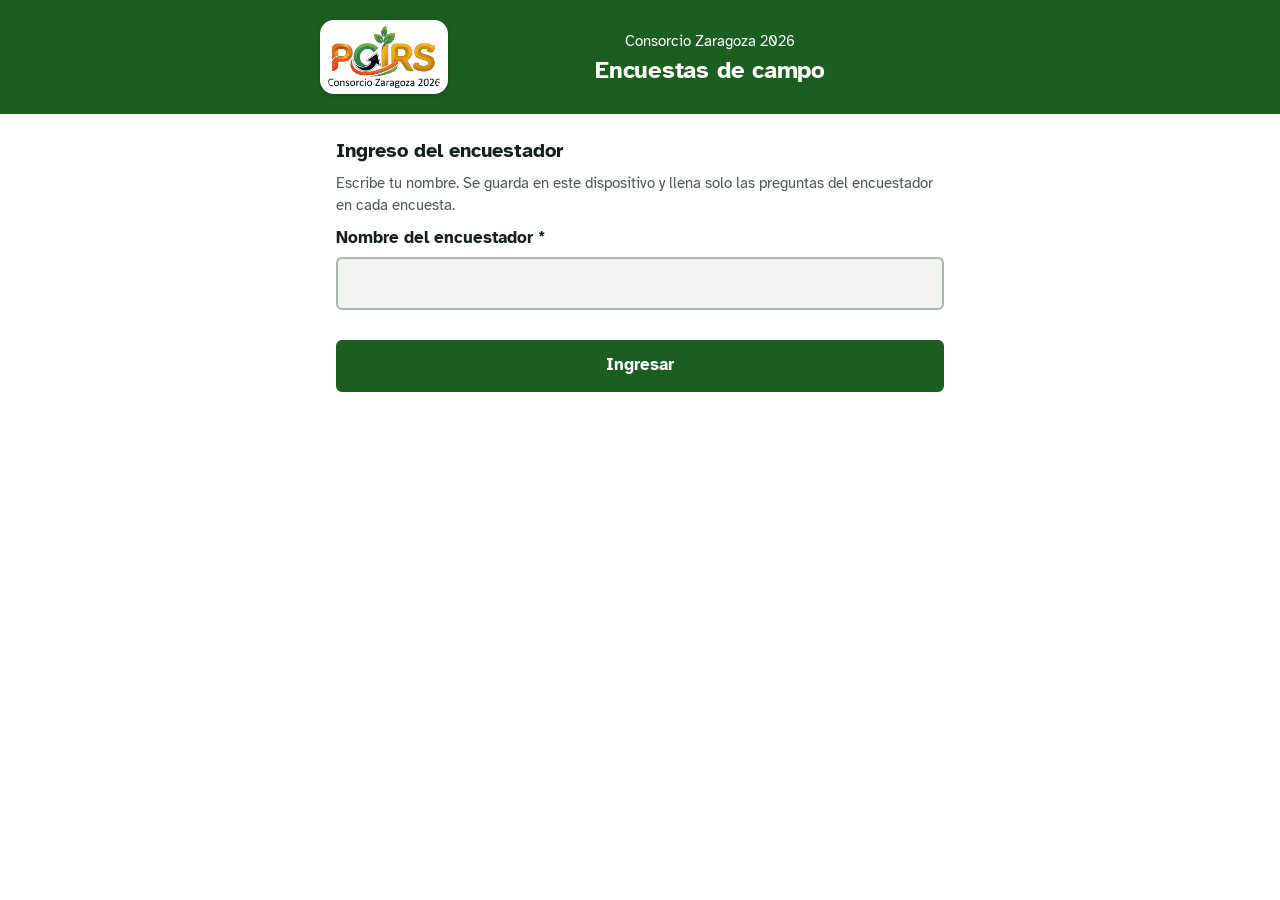
<file: index.html>
<!DOCTYPE html>
<html lang="es">
<head>
  <meta charset="utf-8">
  <meta name="viewport" content="width=device-width, initial-scale=1">
  <meta name="theme-color" content="#1b5e20">
  <title>Encuestas de campo</title>
  <link rel="icon" href="icon-192.png">
  <link rel="preconnect" href="https://fonts.gstatic.com" crossorigin>
  <link rel="stylesheet" href="https://fonts.googleapis.com/css2?family=Atkinson+Hyperlegible:wght@400;700&display=swap">
  <link rel="stylesheet" href="estilos.css">
</head>
<body>
  <div id="app"></div>
  <script>var PANEL = {"titulo":"Encuestas de campo","logoUrl":"[data-uri]","encuestas":[{"id":"actores-pgirs-zaragoza","version":"3.1.0","titulo":"Identificación de actores del PGIRS","subtitulo":"Residuos sólidos · Zaragoza","color":"#1565c0","codigo":false,"enlace":"./actores-pgirs-zaragoza/"},{"id":"censo-arbolado-zaragoza","version":"2.4.0","titulo":"Censo arbóreo urbano","subtitulo":"Zaragoza, Antioquia","color":"#1b5e20","codigo":false,"enlace":"./censo-arbolado-zaragoza/"},{"id":"censo-recicladores-zaragoza","version":"2.0.1","titulo":"Censo de recicladores de oficio","subtitulo":"Encuesta de recicladores · Zaragoza","color":"#1b5e20","codigo":false,"enlace":"./censo-recicladores-zaragoza/"},{"id":"opinion-electoral-municipal","version":"2.4.0","titulo":"Estudio de opinión electoral y percepción ciudadana","subtitulo":"Municipios de Antioquia","color":"#6a1b9a","codigo":false,"enlace":"./opinion-electoral-municipal/"},{"id":"pgirs-zaragoza","version":"2.2.0","titulo":"Encuesta centros de acopio","subtitulo":"Actualización PGIRS Zaragoza","color":"#1b5e20","codigo":false,"enlace":"./pgirs-zaragoza/"},{"id":"registro-campo-zaragoza","version":"1.1.0","titulo":"Registro de campo: puentes, puntos críticos y zonas verdes","subtitulo":"Zaragoza, Antioquia","color":"#37474f","codigo":false,"enlace":"./registro-campo-zaragoza/"},{"id":"usuarios-aseo-zaragoza","version":"1.1.0","titulo":"Encuesta a usuarios residenciales caracterizados del servicio de aseo","subtitulo":"Zaragoza","color":"#1b5e20","codigo":false,"enlace":"./usuarios-aseo-zaragoza/"}]}; var ENDPOINT = "https://script.google.com/macros/s/AKfycbzS6Hwc08eaX1XHm35njTScJE0t8VguQ_OHv1EBB6i7EPAlu-WzpSQbltVI-u1JzaqniQ/exec";</script>
  <script src="panel.js"></script>
</body>
</html>
</file>
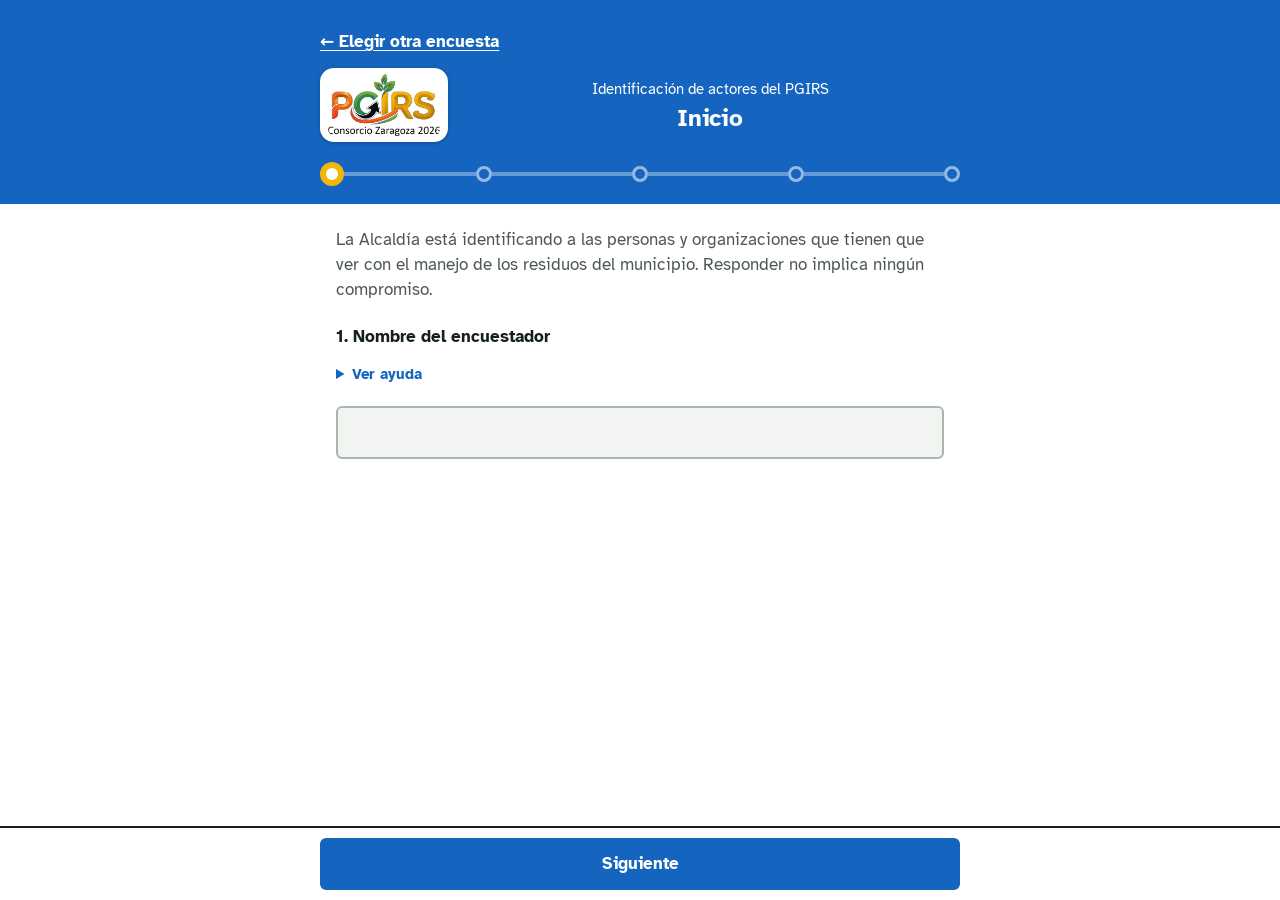
<file: actores-pgirs-zaragoza/index.html>
<!DOCTYPE html>
<html lang="es">
<head>
  <meta charset="utf-8">
  <meta name="viewport" content="width=device-width, initial-scale=1">
  <meta name="theme-color" content="#1565c0">
  <title>Identificación de actores del PGIRS</title>
  <link rel="manifest" href="manifest.webmanifest">
  <link rel="icon" href="icon-192.png">
  <link rel="apple-touch-icon" href="icon-192.png">
  <link rel="preconnect" href="https://fonts.gstatic.com" crossorigin>
  <link rel="stylesheet" href="https://fonts.googleapis.com/css2?family=Atkinson+Hyperlegible:wght@400;700&display=swap">
  <link rel="stylesheet" href="estilos.css">
</head>
<body>
  <div id="app"></div>
  <script>var ENCUESTA = {"id":"actores-pgirs-zaragoza","version":"3.1.0","sinValidacion":true,"titulo":"Identificación de actores del PGIRS","subtitulo":"Residuos sólidos · Zaragoza","avisarVacias":true,"logo":"logo.webp","acceso":{"tipo":"abierta"},"tema":{"primario":"#1565c0","acento":"#f2b705"},"datosPersonales":{"responsable":"Consorcio Zaragoza 2026","finalidad":"contactar a los actores que intervienen en el manejo de residuos del municipio durante el proceso del PGIRS"},"secciones":[{"id":"inicio","titulo":"Inicio","ayuda":"La Alcaldía está identificando a las personas y organizaciones que tienen que ver con el manejo de los residuos del municipio. Responder no implica ningún compromiso.","preguntas":[{"id":"encuestador","tipo":"texto","perfil":"nombre","etiqueta":"Nombre del encuestador","requerida":true,"recordar":true,"ayuda":"¿Qué es el PGIRS? Es el plan del municipio que define cómo se manejarán los residuos sólidos durante varios años. La Alcaldía lo elabora con participación de quienes intervienen en el tema.","ayudaOculta":true}]},{"id":"actor","titulo":"Tipo de actor","preguntas":[{"id":"tipoActor","tipo":"seleccion","etiqueta":"¿Qué tipo de actor es?","control":"lista","requerida":true,"opciones":["Prestador del servicio de aseo","Organización de recicladores de oficio","Gestor de escombros (RCD)","Gestor de llantas","Gestor de aceite de cocina usado","Usuarios del servicio de aseo","Gremio del sector productivo","Sector educativo","Junta de Acción Comunal","Organización comunitaria o social","Consejo Territorial de Planeación","Ciencia, tecnología e innovación","Pacto Territorial por Basura Cero"],"otro":"Otro","ayuda":"- Aseo: recoge basura o barre\n- Recicladores: recogen para vender\n- Escombros, llantas, aceite: quien los recibe\n- Usuarios: hogares y tiendas\n- Gremio: comerciantes, ganaderos\n- Educativo: colegios y SENA\n- JAC: presidente o delegado\n- Comunitaria: mujeres, jóvenes\n- Planeación: revisa el plan municipal\n- Ciencia: universidades\n- Pacto: acuerdo para reducir residuos","ayudaOculta":true},{"id":"tipoActorOtro","tipo":"texto","etiqueta":"Describa qué tipo de actor es","maxLargo":80,"mostrarSi":{"pregunta":"tipoActor","es":"Otro"}}]},{"id":"identificacion","titulo":"Datos de contacto","preguntas":[{"id":"representante","tipo":"texto","etiqueta":"Nombre del representante","requerida":true},{"id":"organizacion","tipo":"texto","etiqueta":"Nombre de la organización o entidad","requerida":true},{"id":"cedula","tipo":"texto","etiqueta":"Cédula","requerida":true,"maxLargo":15},{"id":"telefono","tipo":"telefono","etiqueta":"Teléfono","requerida":true},{"id":"correo","tipo":"correo","etiqueta":"Correo electrónico","opcional":true},{"id":"direccion","tipo":"texto","etiqueta":"Dirección","maxLargo":120}]},{"id":"ubicacion","titulo":"Ubicación","preguntas":[{"id":"zona","tipo":"seleccion","control":"botones","etiqueta":"Zona donde actúa","opciones":["Urbana","Rural"],"requerida":true},{"id":"barrios","tipo":"seleccion","control":"lista","etiqueta":"Barrio o corregimiento donde actúa","columna":"Barrios o veredas donde actúa","opciones":["San Gregorio","La Esmeralda","Centro","Palizada","El Pato","Vegas de Segovia","Icacales Cordero","Escarralao","El Saltillo"],"otro":"Otro barrio o corregimiento","requerida":true}]}],"logoUrl":"[data-uri]"}; var ENDPOINT = "https://script.google.com/macros/s/AKfycbzS6Hwc08eaX1XHm35njTScJE0t8VguQ_OHv1EBB6i7EPAlu-WzpSQbltVI-u1JzaqniQ/exec"; var PANEL_URL = '../';</script>
  <script src="validacion.js"></script>
  <script src="app.js"></script>
  <script>if ('serviceWorker' in navigator) window.addEventListener('load', function () { navigator.serviceWorker.register('sw.js'); });</script>
</body>
</html>
</file>
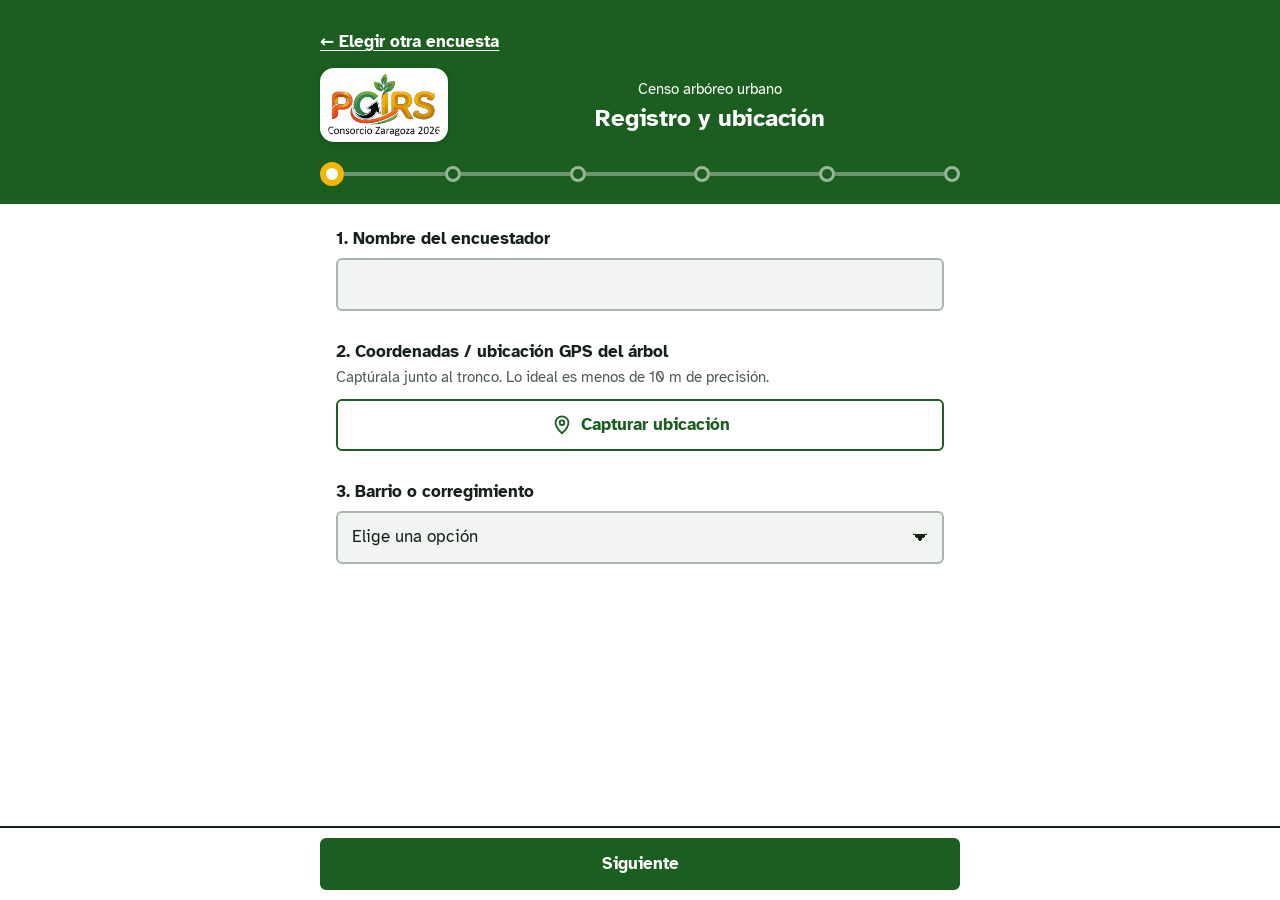
<file: censo-arbolado-zaragoza/index.html>
<!DOCTYPE html>
<html lang="es">
<head>
  <meta charset="utf-8">
  <meta name="viewport" content="width=device-width, initial-scale=1">
  <meta name="theme-color" content="#1b5e20">
  <title>Censo arbóreo urbano</title>
  <link rel="manifest" href="manifest.webmanifest">
  <link rel="icon" href="icon-192.png">
  <link rel="apple-touch-icon" href="icon-192.png">
  <link rel="preconnect" href="https://fonts.gstatic.com" crossorigin>
  <link rel="stylesheet" href="https://fonts.googleapis.com/css2?family=Atkinson+Hyperlegible:wght@400;700&display=swap">
  <link rel="stylesheet" href="estilos.css">
</head>
<body>
  <div id="app"></div>
  <script>var ENCUESTA = {"id":"censo-arbolado-zaragoza","version":"2.4.0","sinValidacion":true,"titulo":"Censo arbóreo urbano","subtitulo":"Zaragoza, Antioquia","avisarVacias":true,"logo":"logo.webp","acceso":{"tipo":"abierta"},"tema":{"primario":"#1b5e20","acento":"#f2b705"},"datosPersonales":{"responsable":"Alcaldía de Zaragoza","finalidad":"censar y diagnosticar el arbolado del municipio","sinDatosPersonales":true},"secciones":[{"id":"registro","titulo":"Registro y ubicación","preguntas":[{"id":"encuestador","tipo":"texto","perfil":"nombre","etiqueta":"Nombre del encuestador","columna":"Encuestador","requerida":true,"recordar":true},{"id":"ubicacion","tipo":"gps","etiqueta":"Coordenadas / ubicación GPS del árbol","ayuda":"Captúrala junto al tronco. Lo ideal es menos de 10 m de precisión.","maxPrecisionM":20,"requerida":true},{"id":"barrio","tipo":"seleccion","etiqueta":"Barrio o corregimiento","columna":"Barrio O Sector","requerida":true,"opciones":["San Gregorio","La Esmeralda","Centro","Palizada","El Pato","Vegas de Segovia","Icacales Cordero","Escarralao","El Saltillo"],"otro":"Otro"}]},{"id":"especie","titulo":"Especie","preguntas":[{"id":"nombreComun","tipo":"texto","etiqueta":"Nombre común de la especie","columna":"Nombre Común","requerida":true,"maxLargo":80}]},{"id":"medidas","titulo":"Medidas del árbol","preguntas":[{"id":"alturaM","tipo":"numero","etiqueta":"Altura total del árbol (m)","columna":"Altura Total (m)","ayuda":"Estimada, entre 0 y 60 m.","requerida":true,"min":0,"max":60},{"id":"diametroCopa","tipo":"numero","etiqueta":"Diámetro de la copa (m)","columna":"Diámetro De Copa (m)","ayuda":"Mide la sombra en el suelo, con pasos o cinta. Entre 0,5 y 35 m.","requerida":true,"min":0.5,"max":35}]},{"id":"estado","titulo":"Estado y riesgo","preguntas":[{"id":"vitalidad","tipo":"seleccion","etiqueta":"Estado general de vitalidad","columna":"Estado General De Vitalidad","requerida":true,"opciones":["Sano","Regular (con partes secas o enfermas)","Seco / Muerto","No aplica"]},{"id":"tipoFuste","tipo":"seleccion","etiqueta":"Tronco del árbol","columna":"Tipo De Fuste","requerida":true,"opciones":["Un solo tronco","Varios troncos"]},{"id":"riesgoRedes","tipo":"seleccion","etiqueta":"¿Puede caer sobre cables o redes eléctricas?","columna":"Riesgo Caída A Redes","requerida":true,"opciones":["Sí","No"]},{"id":"riesgoRamas","tipo":"seleccion","etiqueta":"¿Tiene ramas que puedan caer?","columna":"Riesgo Caída De Ramas","requerida":true,"opciones":["Sí","No"]}]},{"id":"cierre","titulo":"Fotos y observaciones","preguntas":[{"id":"fotos","tipo":"foto","etiqueta":"Fotografías del árbol (hasta 3)","columna":"Fotos Del Árbol","ayuda":"Obligatoria si el árbol es desconocido.","maxFotos":3},{"id":"observaciones","tipo":"parrafo","etiqueta":"Observaciones adicionales","columna":"Observaciones","ayuda":"Referencia precisa, máximo 250 caracteres.","maxLargo":250,"opcional":true}]}],"logoUrl":"[data-uri]"}; var ENDPOINT = "https://script.google.com/macros/s/AKfycbzS6Hwc08eaX1XHm35njTScJE0t8VguQ_OHv1EBB6i7EPAlu-WzpSQbltVI-u1JzaqniQ/exec"; var PANEL_URL = '../';</script>
  <script src="validacion.js"></script>
  <script src="app.js"></script>
  <script>if ('serviceWorker' in navigator) window.addEventListener('load', function () { navigator.serviceWorker.register('sw.js'); });</script>
</body>
</html>
</file>
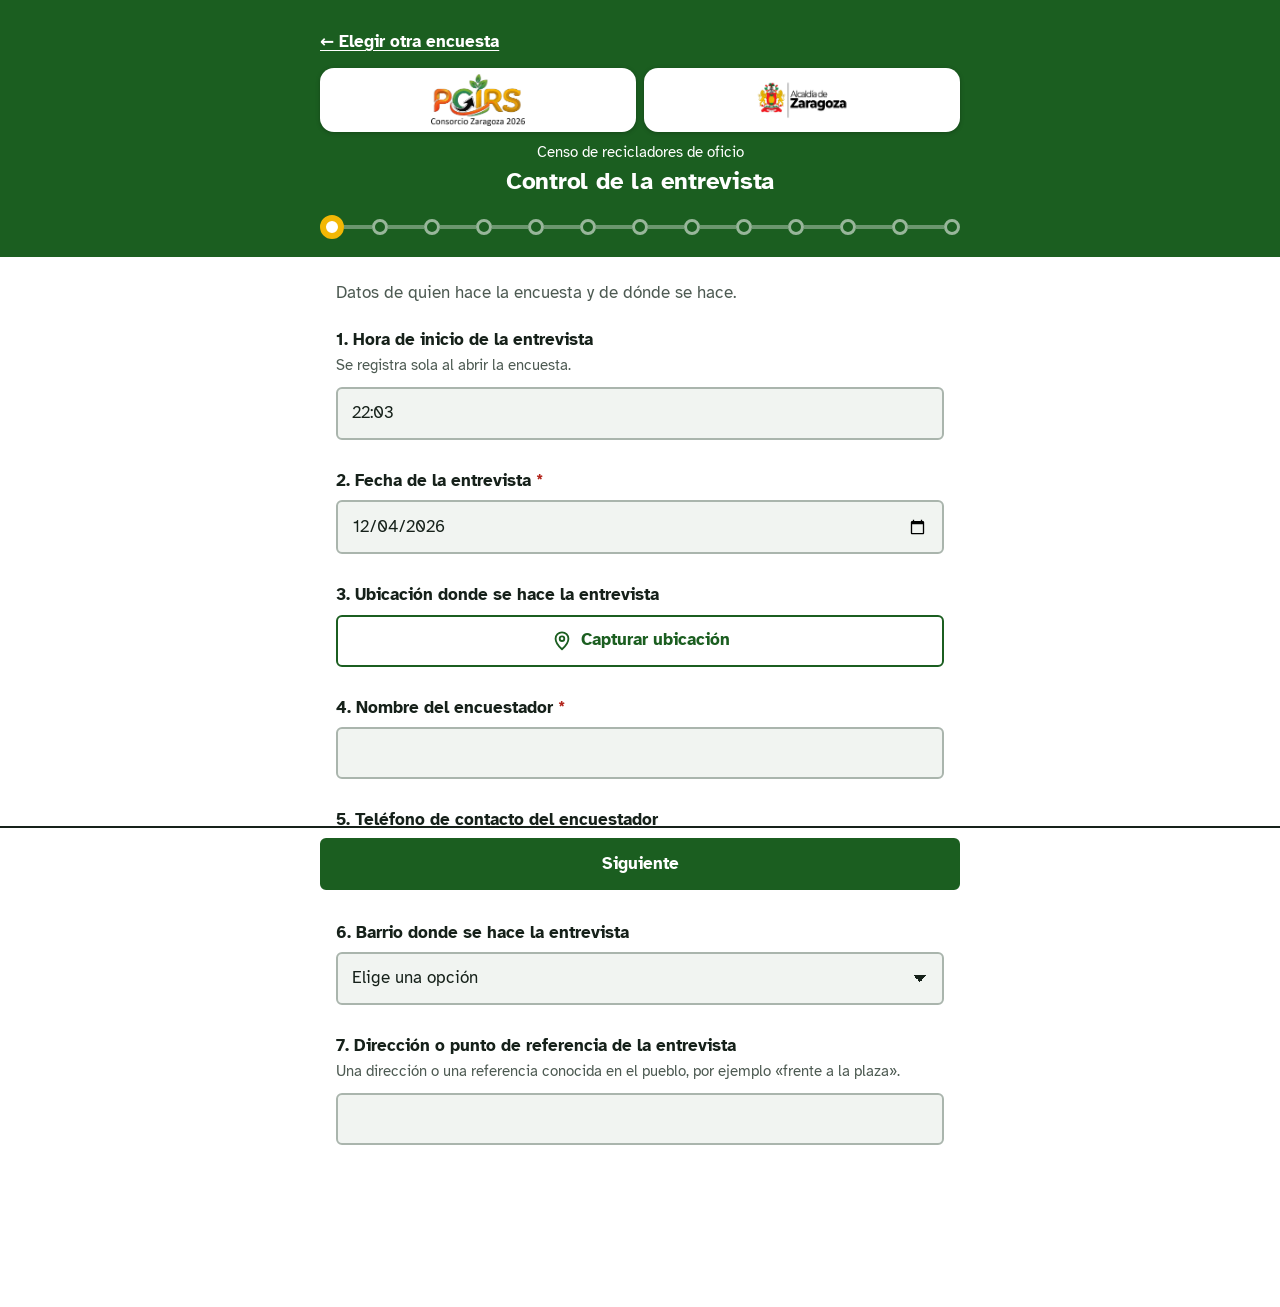
<file: censo-recicladores-zaragoza/index.html>
<!DOCTYPE html>
<html lang="es">
<head>
  <meta charset="utf-8">
  <meta name="viewport" content="width=device-width, initial-scale=1">
  <meta name="theme-color" content="#1b5e20">
  <title>Censo de recicladores de oficio</title>
  <link rel="manifest" href="manifest.webmanifest">
  <link rel="icon" href="icon-192.png">
  <link rel="apple-touch-icon" href="icon-192.png">
  <link rel="preconnect" href="https://fonts.gstatic.com" crossorigin>
  <link rel="stylesheet" href="https://fonts.googleapis.com/css2?family=Atkinson+Hyperlegible:wght@400;700&display=swap">
  <link rel="stylesheet" href="estilos.css">
</head>
<body>
  <div id="app"></div>
  <script>var ENCUESTA = {"id":"censo-recicladores-zaragoza","version":"2.0.1","titulo":"Censo de recicladores de oficio","subtitulo":"Encuesta de recicladores · Zaragoza","avisarVacias":true,"controlAlFinal":true,"logo":"logo.webp","logo2":"logo-alcaldia.webp","logo2Alt":"Alcaldía de Zaragoza","acceso":{"tipo":"abierta"},"tema":{"primario":"#1b5e20","acento":"#f2b705"},"datosPersonales":{"responsable":"Consorcio Zaragoza","finalidad":"censar y caracterizar a los recicladores de oficio del municipio (condiciones sociales, de vivienda, de trabajo y de comercialización) para actualizar el Plan de Gestión Integral de Residuos Sólidos","textoAceptacion":"Al marcar esta casilla, la persona encuestada autoriza de forma libre, previa e informada el tratamiento de sus datos personales y reconoce que esta aceptación equivale a su firma en este formulario."},"secciones":[{"id":"control","titulo":"Control de la entrevista","ayuda":"Datos de quien hace la encuesta y de dónde se hace.","preguntas":[{"id":"registro","tipo":"texto","etiqueta":"Nº de formulario","automatico":"secuencia","prefijo":"REC-","ayuda":"Lo asigna el sistema al guardar, en orden: REC-0001, REC-0002…"},{"id":"horaInicio","tipo":"texto","etiqueta":"Hora de inicio de la entrevista","automatico":"horaInicio","ayuda":"Se registra sola al abrir la encuesta."},{"id":"fecha","tipo":"fecha","etiqueta":"Fecha de la entrevista","requerida":true,"porDefecto":"hoy"},{"id":"ubicacion","tipo":"gps","etiqueta":"Ubicación donde se hace la entrevista","maxPrecisionM":30},{"id":"encuestador","tipo":"texto","etiqueta":"Nombre del encuestador","perfil":"nombre","requerida":true,"recordar":true},{"id":"telEncuestador","tipo":"telefono","etiqueta":"Teléfono de contacto del encuestador","opcional":true},{"id":"barrioEntrevista","tipo":"seleccion","etiqueta":"Barrio donde se hace la entrevista","opciones":["San Gregorio","La Esmeralda","Centro","Palizada","El Pato","Vegas de Segovia","Icacales Cordero","Escarralao","El Saltillo"],"otro":"Otro barrio o vereda"},{"id":"direccionEntrevista","tipo":"texto","etiqueta":"Dirección o punto de referencia de la entrevista","ayuda":"Una dirección o una referencia conocida en el pueblo, por ejemplo «frente a la plaza»."}]},{"id":"identificacion","titulo":"Identificación del reciclador","ayuda":"Pregunte los nombres como aparecen en el documento. Estos datos son obligatorios.","preguntas":[{"id":"primerNombre","tipo":"texto","etiqueta":"Primer nombre","requerida":true},{"id":"segundoNombre","tipo":"texto","etiqueta":"Segundo nombre","ayuda":"Si no tiene, déjelo en blanco.","opcional":true},{"id":"primerApellido","tipo":"texto","etiqueta":"Primer apellido","requerida":true},{"id":"segundoApellido","tipo":"texto","etiqueta":"Segundo apellido","ayuda":"Si no tiene, déjelo en blanco.","opcional":true},{"id":"seudonimo","tipo":"texto","etiqueta":"Seudónimo o apodo (si tiene)","ayuda":"Si no tiene, déjelo en blanco.","opcional":true},{"id":"tipoDocumento","tipo":"seleccion","etiqueta":"Tipo de documento de identidad","opciones":["Cédula de ciudadanía","Tarjeta de identidad","No tiene"],"otro":"Otro","requerida":true},{"id":"numeroDocumento","tipo":"texto","etiqueta":"Número del documento","requerida":true,"ayuda":"Solo números, sin puntos.","mostrarSi":{"pregunta":"tipoDocumento","es":["Cédula de ciudadanía","Tarjeta de identidad","Otro"]}},{"id":"fechaNacimiento","tipo":"fecha","etiqueta":"Fecha de nacimiento","requerida":true},{"id":"edad","tipo":"entero","etiqueta":"Edad (años cumplidos)","min":10,"max":110},{"id":"lugarNacimiento","tipo":"texto","etiqueta":"Lugar de nacimiento","ayuda":"Municipio o vereda."}]},{"id":"contacto","titulo":"Datos personales y de contacto","preguntas":[{"id":"genero","tipo":"seleccion","etiqueta":"Género","opciones":["Femenino","Masculino","Otro"],"requerida":true},{"id":"celular","tipo":"telefono","etiqueta":"Celular","requerida":true},{"id":"telefonoFijo","tipo":"telefono","etiqueta":"Teléfono fijo","ayuda":"Si no tiene, déjelo en blanco.","opcional":true},{"id":"direccionResidencia","tipo":"texto","etiqueta":"Dirección de residencia","ayuda":"En el pueblo vale una referencia conocida si no hay dirección con número."},{"id":"barrioResidencia","tipo":"seleccion","etiqueta":"Barrio de residencia","opciones":["San Gregorio","La Esmeralda","Centro","Palizada","El Pato","Vegas de Segovia","Icacales Cordero","Escarralao","El Saltillo"],"otro":"Otro barrio o vereda","ayuda":"Si vive en una vereda, elija «Otro barrio o vereda» y escriba su nombre."},{"id":"estrato","tipo":"seleccion","etiqueta":"Estrato","opciones":["1","2","3","4","5","6","No sabe"],"control":"lista"},{"id":"estadoCivil","tipo":"seleccion","etiqueta":"Estado civil","opciones":["Soltero(a)","Casado(a)","Unión libre","Divorciado(a)","Viudo(a)"]},{"id":"cabezaHogar","tipo":"seleccion","etiqueta":"¿Es cabeza de hogar?","opciones":["Si","No"]},{"id":"libreta","tipo":"seleccion","etiqueta":"Libreta militar","opciones":["Primera clase","Segunda clase","No tiene"],"mostrarSi":{"pregunta":"genero","es":"Masculino"}},{"id":"numeroLibreta","tipo":"texto","etiqueta":"Número de la libreta militar","mostrarSi":{"pregunta":"libreta","es":["Primera clase","Segunda clase"]},"ayuda":"Escriba el número que aparece en la libreta."}]},{"id":"social","titulo":"Educación y seguridad social","preguntas":[{"id":"nivelEducativo","tipo":"seleccion","etiqueta":"Nivel educativo","opciones":["Ninguno","Sabe leer y escribir","Básica primaria","Secundaria","Técnica","Tecnológica","Universidad"]},{"id":"licencia","tipo":"seleccion","etiqueta":"¿Tiene licencia de conducción?","opciones":["Si","No"]},{"id":"afiliacionSalud","tipo":"seleccion","etiqueta":"Afiliación al sistema de seguridad social en salud","opciones":["Subsidiado","Beneficiario","Cotizante","Ninguno"]},{"id":"arl","tipo":"seleccion","etiqueta":"¿Está afiliado a una Administradora de Riesgos Laborales (ARL)?","opciones":["Si","No"]},{"id":"pension","tipo":"seleccion","etiqueta":"¿Cotiza o recibe pensión?","opciones":["Si","No"]},{"id":"tipoVehiculo","tipo":"seleccion","etiqueta":"Tipo de vehículo que posee","opciones":["Ninguno","Bicicleta","Triciclo","Moto","Motocarro","Carro o camioneta","Tracción animal (carreta)"],"otro":"Otro"}]},{"id":"vivienda","titulo":"Vivienda y núcleo familiar","preguntas":[{"id":"tipoVivienda","tipo":"seleccion","etiqueta":"Tipo de vivienda","opciones":["Casa","Apartamento","Pieza o cuarto en casa de familia","Vivienda rural (finca o vereda)"],"otro":"Otro"},{"id":"tenenciaVivienda","tipo":"seleccion","etiqueta":"La vivienda que habita es","opciones":["Propia pagada","Propia en proceso de pago","Arrendada"],"otro":"Otro"},{"id":"numFamiliares","tipo":"seleccion","etiqueta":"¿Cuántas personas conforman su núcleo familiar, sin contarlo a usted?","opciones":["0","1","2","3","4","5","6","7","8"],"control":"lista","ayuda":"Si dice 0, no se piden datos de familiares. Más de 8: registre los 8 principales y anote el resto en Observaciones."},{"id":"dependientes","tipo":"entero","etiqueta":"Número de personas que dependen de la actividad del reciclador","max":30},{"id":"programaSocial","tipo":"seleccion","etiqueta":"¿Pertenece a algún programa social?","opciones":["Si","No"]},{"id":"cualPrograma","tipo":"texto","etiqueta":"¿Cuál programa social?","mostrarSi":{"pregunta":"programaSocial","es":"Si"}}]},{"id":"familiar1","titulo":"Familiar 1","ayuda":"Persona 1 del núcleo familiar.","preguntas":[{"id":"famNombre1","tipo":"texto","etiqueta":"Nombre y apellido","columna":"Familiar 1 - Nombre y apellido","mostrarSi":{"pregunta":"numFamiliares","es":["1","2","3","4","5","6","7","8"]}},{"id":"famEdad1","tipo":"entero","etiqueta":"Edad (años)","columna":"Familiar 1 - Edad","max":110,"mostrarSi":{"pregunta":"numFamiliares","es":["1","2","3","4","5","6","7","8"]}},{"id":"famParentesco1","tipo":"seleccion","etiqueta":"Parentesco","opciones":["Cónyuge o compañero(a)","Hijo(a)","Padre o madre","Hermano(a)","Nieto(a)","Suegro(a)"],"columna":"Familiar 1 - Parentesco","otro":"Otro","mostrarSi":{"pregunta":"numFamiliares","es":["1","2","3","4","5","6","7","8"]}},{"id":"famOcupacion1","tipo":"texto","etiqueta":"Ocupación","columna":"Familiar 1 - Ocupación","mostrarSi":{"pregunta":"numFamiliares","es":["1","2","3","4","5","6","7","8"]}},{"id":"famNivel1","tipo":"seleccion","etiqueta":"Nivel educativo","opciones":["Ninguno","Primaria","Secundaria","Técnico o tecnólogo","Profesional"],"columna":"Familiar 1 - Nivel educativo","mostrarSi":{"pregunta":"numFamiliares","es":["1","2","3","4","5","6","7","8"]}}]},{"id":"familiar2","titulo":"Familiar 2","ayuda":"Persona 2 del núcleo familiar.","preguntas":[{"id":"famNombre2","tipo":"texto","etiqueta":"Nombre y apellido","columna":"Familiar 2 - Nombre y apellido","mostrarSi":{"pregunta":"numFamiliares","es":["2","3","4","5","6","7","8"]}},{"id":"famEdad2","tipo":"entero","etiqueta":"Edad (años)","columna":"Familiar 2 - Edad","max":110,"mostrarSi":{"pregunta":"numFamiliares","es":["2","3","4","5","6","7","8"]}},{"id":"famParentesco2","tipo":"seleccion","etiqueta":"Parentesco","opciones":["Cónyuge o compañero(a)","Hijo(a)","Padre o madre","Hermano(a)","Nieto(a)","Suegro(a)"],"columna":"Familiar 2 - Parentesco","otro":"Otro","mostrarSi":{"pregunta":"numFamiliares","es":["2","3","4","5","6","7","8"]}},{"id":"famOcupacion2","tipo":"texto","etiqueta":"Ocupación","columna":"Familiar 2 - Ocupación","mostrarSi":{"pregunta":"numFamiliares","es":["2","3","4","5","6","7","8"]}},{"id":"famNivel2","tipo":"seleccion","etiqueta":"Nivel educativo","opciones":["Ninguno","Primaria","Secundaria","Técnico o tecnólogo","Profesional"],"columna":"Familiar 2 - Nivel educativo","mostrarSi":{"pregunta":"numFamiliares","es":["2","3","4","5","6","7","8"]}}]},{"id":"familiar3","titulo":"Familiar 3","ayuda":"Persona 3 del núcleo familiar.","preguntas":[{"id":"famNombre3","tipo":"texto","etiqueta":"Nombre y apellido","columna":"Familiar 3 - Nombre y apellido","mostrarSi":{"pregunta":"numFamiliares","es":["3","4","5","6","7","8"]}},{"id":"famEdad3","tipo":"entero","etiqueta":"Edad (años)","columna":"Familiar 3 - Edad","max":110,"mostrarSi":{"pregunta":"numFamiliares","es":["3","4","5","6","7","8"]}},{"id":"famParentesco3","tipo":"seleccion","etiqueta":"Parentesco","opciones":["Cónyuge o compañero(a)","Hijo(a)","Padre o madre","Hermano(a)","Nieto(a)","Suegro(a)"],"columna":"Familiar 3 - Parentesco","otro":"Otro","mostrarSi":{"pregunta":"numFamiliares","es":["3","4","5","6","7","8"]}},{"id":"famOcupacion3","tipo":"texto","etiqueta":"Ocupación","columna":"Familiar 3 - Ocupación","mostrarSi":{"pregunta":"numFamiliares","es":["3","4","5","6","7","8"]}},{"id":"famNivel3","tipo":"seleccion","etiqueta":"Nivel educativo","opciones":["Ninguno","Primaria","Secundaria","Técnico o tecnólogo","Profesional"],"columna":"Familiar 3 - Nivel educativo","mostrarSi":{"pregunta":"numFamiliares","es":["3","4","5","6","7","8"]}}]},{"id":"familiar4","titulo":"Familiar 4","ayuda":"Persona 4 del núcleo familiar.","preguntas":[{"id":"famNombre4","tipo":"texto","etiqueta":"Nombre y apellido","columna":"Familiar 4 - Nombre y apellido","mostrarSi":{"pregunta":"numFamiliares","es":["4","5","6","7","8"]}},{"id":"famEdad4","tipo":"entero","etiqueta":"Edad (años)","columna":"Familiar 4 - Edad","max":110,"mostrarSi":{"pregunta":"numFamiliares","es":["4","5","6","7","8"]}},{"id":"famParentesco4","tipo":"seleccion","etiqueta":"Parentesco","opciones":["Cónyuge o compañero(a)","Hijo(a)","Padre o madre","Hermano(a)","Nieto(a)","Suegro(a)"],"columna":"Familiar 4 - Parentesco","otro":"Otro","mostrarSi":{"pregunta":"numFamiliares","es":["4","5","6","7","8"]}},{"id":"famOcupacion4","tipo":"texto","etiqueta":"Ocupación","columna":"Familiar 4 - Ocupación","mostrarSi":{"pregunta":"numFamiliares","es":["4","5","6","7","8"]}},{"id":"famNivel4","tipo":"seleccion","etiqueta":"Nivel educativo","opciones":["Ninguno","Primaria","Secundaria","Técnico o tecnólogo","Profesional"],"columna":"Familiar 4 - Nivel educativo","mostrarSi":{"pregunta":"numFamiliares","es":["4","5","6","7","8"]}}]},{"id":"familiar5","titulo":"Familiar 5","ayuda":"Persona 5 del núcleo familiar.","preguntas":[{"id":"famNombre5","tipo":"texto","etiqueta":"Nombre y apellido","columna":"Familiar 5 - Nombre y apellido","mostrarSi":{"pregunta":"numFamiliares","es":["5","6","7","8"]}},{"id":"famEdad5","tipo":"entero","etiqueta":"Edad (años)","columna":"Familiar 5 - Edad","max":110,"mostrarSi":{"pregunta":"numFamiliares","es":["5","6","7","8"]}},{"id":"famParentesco5","tipo":"seleccion","etiqueta":"Parentesco","opciones":["Cónyuge o compañero(a)","Hijo(a)","Padre o madre","Hermano(a)","Nieto(a)","Suegro(a)"],"columna":"Familiar 5 - Parentesco","otro":"Otro","mostrarSi":{"pregunta":"numFamiliares","es":["5","6","7","8"]}},{"id":"famOcupacion5","tipo":"texto","etiqueta":"Ocupación","columna":"Familiar 5 - Ocupación","mostrarSi":{"pregunta":"numFamiliares","es":["5","6","7","8"]}},{"id":"famNivel5","tipo":"seleccion","etiqueta":"Nivel educativo","opciones":["Ninguno","Primaria","Secundaria","Técnico o tecnólogo","Profesional"],"columna":"Familiar 5 - Nivel educativo","mostrarSi":{"pregunta":"numFamiliares","es":["5","6","7","8"]}}]},{"id":"familiar6","titulo":"Familiar 6","ayuda":"Persona 6 del núcleo familiar.","preguntas":[{"id":"famNombre6","tipo":"texto","etiqueta":"Nombre y apellido","columna":"Familiar 6 - Nombre y apellido","mostrarSi":{"pregunta":"numFamiliares","es":["6","7","8"]}},{"id":"famEdad6","tipo":"entero","etiqueta":"Edad (años)","columna":"Familiar 6 - Edad","max":110,"mostrarSi":{"pregunta":"numFamiliares","es":["6","7","8"]}},{"id":"famParentesco6","tipo":"seleccion","etiqueta":"Parentesco","opciones":["Cónyuge o compañero(a)","Hijo(a)","Padre o madre","Hermano(a)","Nieto(a)","Suegro(a)"],"columna":"Familiar 6 - Parentesco","otro":"Otro","mostrarSi":{"pregunta":"numFamiliares","es":["6","7","8"]}},{"id":"famOcupacion6","tipo":"texto","etiqueta":"Ocupación","columna":"Familiar 6 - Ocupación","mostrarSi":{"pregunta":"numFamiliares","es":["6","7","8"]}},{"id":"famNivel6","tipo":"seleccion","etiqueta":"Nivel educativo","opciones":["Ninguno","Primaria","Secundaria","Técnico o tecnólogo","Profesional"],"columna":"Familiar 6 - Nivel educativo","mostrarSi":{"pregunta":"numFamiliares","es":["6","7","8"]}}]},{"id":"familiar7","titulo":"Familiar 7","ayuda":"Persona 7 del núcleo familiar.","preguntas":[{"id":"famNombre7","tipo":"texto","etiqueta":"Nombre y apellido","columna":"Familiar 7 - Nombre y apellido","mostrarSi":{"pregunta":"numFamiliares","es":["7","8"]}},{"id":"famEdad7","tipo":"entero","etiqueta":"Edad (años)","columna":"Familiar 7 - Edad","max":110,"mostrarSi":{"pregunta":"numFamiliares","es":["7","8"]}},{"id":"famParentesco7","tipo":"seleccion","etiqueta":"Parentesco","opciones":["Cónyuge o compañero(a)","Hijo(a)","Padre o madre","Hermano(a)","Nieto(a)","Suegro(a)"],"columna":"Familiar 7 - Parentesco","otro":"Otro","mostrarSi":{"pregunta":"numFamiliares","es":["7","8"]}},{"id":"famOcupacion7","tipo":"texto","etiqueta":"Ocupación","columna":"Familiar 7 - Ocupación","mostrarSi":{"pregunta":"numFamiliares","es":["7","8"]}},{"id":"famNivel7","tipo":"seleccion","etiqueta":"Nivel educativo","opciones":["Ninguno","Primaria","Secundaria","Técnico o tecnólogo","Profesional"],"columna":"Familiar 7 - Nivel educativo","mostrarSi":{"pregunta":"numFamiliares","es":["7","8"]}}]},{"id":"familiar8","titulo":"Familiar 8","ayuda":"Persona 8 del núcleo familiar.","preguntas":[{"id":"famNombre8","tipo":"texto","etiqueta":"Nombre y apellido","columna":"Familiar 8 - Nombre y apellido","mostrarSi":{"pregunta":"numFamiliares","es":["8"]}},{"id":"famEdad8","tipo":"entero","etiqueta":"Edad (años)","columna":"Familiar 8 - Edad","max":110,"mostrarSi":{"pregunta":"numFamiliares","es":["8"]}},{"id":"famParentesco8","tipo":"seleccion","etiqueta":"Parentesco","opciones":["Cónyuge o compañero(a)","Hijo(a)","Padre o madre","Hermano(a)","Nieto(a)","Suegro(a)"],"columna":"Familiar 8 - Parentesco","otro":"Otro","mostrarSi":{"pregunta":"numFamiliares","es":["8"]}},{"id":"famOcupacion8","tipo":"texto","etiqueta":"Ocupación","columna":"Familiar 8 - Ocupación","mostrarSi":{"pregunta":"numFamiliares","es":["8"]}},{"id":"famNivel8","tipo":"seleccion","etiqueta":"Nivel educativo","opciones":["Ninguno","Primaria","Secundaria","Técnico o tecnólogo","Profesional"],"columna":"Familiar 8 - Nivel educativo","mostrarSi":{"pregunta":"numFamiliares","es":["8"]}}]},{"id":"tiempo","titulo":"Tiempo dedicado al reciclaje","ayuda":"Se aceptan medias horas, por ejemplo 1,5.","preguntas":[{"id":"anosReciclaje","tipo":"entero","etiqueta":"¿Cuántos años lleva dedicado al reciclaje?","max":80,"ayuda":"Si lleva menos de un año, escriba 0 y complete los meses."},{"id":"mesesReciclaje","tipo":"entero","etiqueta":"Meses adicionales","max":11,"ayuda":"Si no hay meses adicionales, déjelo en blanco.","opcional":true},{"id":"antesReciclaje","tipo":"texto","etiqueta":"¿Qué hacía antes de dedicarse al reciclaje?"},{"id":"diasSemana","tipo":"entero","etiqueta":"¿Cuántos días a la semana dedica a esta actividad?","min":1,"max":7},{"id":"horasDia","tipo":"numero","etiqueta":"¿Cuántas horas al día dedica a esta actividad?","max":24},{"id":"alternaTrabajo","tipo":"seleccion","etiqueta":"¿Alterna el reciclaje con otro trabajo?","opciones":["Si","No"]},{"id":"cualTrabajo","tipo":"texto","etiqueta":"¿Cuál otro trabajo?","mostrarSi":{"pregunta":"alternaTrabajo","es":"Si"}}]},{"id":"barriosTrabajo","titulo":"Barrios donde ejerce","preguntas":[{"id":"numBarrios","tipo":"seleccion","etiqueta":"¿En cuántos barrios ejerce su actividad de reciclador?","opciones":["No aplica","1","2","3","4","5"],"control":"lista","ayuda":"Si trabaja en más de 5, registre los 5 principales y anote el resto en Observaciones."}]},{"id":"barrioTrabajo1","titulo":"Barrio de trabajo 1","preguntas":[{"id":"btBarrio1","tipo":"seleccion","etiqueta":"Barrio","opciones":["San Gregorio","La Esmeralda","Centro","Palizada","El Pato","Vegas de Segovia","Icacales Cordero","Escarralao","El Saltillo"],"columna":"Barrio de trabajo 1","otro":"Otro barrio o vereda","mostrarSi":{"pregunta":"numBarrios","es":["1","2","3","4","5"]}},{"id":"btDias1","tipo":"multiple","etiqueta":"Días que trabaja en este barrio","opciones":["Lunes","Martes","Miércoles","Jueves","Viernes","Sábado","Domingo"],"columna":"Barrio 1 - Días","mostrarSi":{"pregunta":"numBarrios","es":["1","2","3","4","5"]}},{"id":"btAm1","tipo":"numero","etiqueta":"Horas en la mañana (AM)","columna":"Barrio 1 - Horas AM","max":12,"mostrarSi":{"pregunta":"numBarrios","es":["1","2","3","4","5"]}},{"id":"btPm1","tipo":"numero","etiqueta":"Horas en la tarde o noche (PM)","columna":"Barrio 1 - Horas PM","max":12,"mostrarSi":{"pregunta":"numBarrios","es":["1","2","3","4","5"]}}]},{"id":"barrioTrabajo2","titulo":"Barrio de trabajo 2","preguntas":[{"id":"btBarrio2","tipo":"seleccion","etiqueta":"Barrio","opciones":["San Gregorio","La Esmeralda","Centro","Palizada","El Pato","Vegas de Segovia","Icacales Cordero","Escarralao","El Saltillo"],"columna":"Barrio de trabajo 2","otro":"Otro barrio o vereda","mostrarSi":{"pregunta":"numBarrios","es":["2","3","4","5"]}},{"id":"btDias2","tipo":"multiple","etiqueta":"Días que trabaja en este barrio","opciones":["Lunes","Martes","Miércoles","Jueves","Viernes","Sábado","Domingo"],"columna":"Barrio 2 - Días","mostrarSi":{"pregunta":"numBarrios","es":["2","3","4","5"]}},{"id":"btAm2","tipo":"numero","etiqueta":"Horas en la mañana (AM)","columna":"Barrio 2 - Horas AM","max":12,"mostrarSi":{"pregunta":"numBarrios","es":["2","3","4","5"]}},{"id":"btPm2","tipo":"numero","etiqueta":"Horas en la tarde o noche (PM)","columna":"Barrio 2 - Horas PM","max":12,"mostrarSi":{"pregunta":"numBarrios","es":["2","3","4","5"]}}]},{"id":"barrioTrabajo3","titulo":"Barrio de trabajo 3","preguntas":[{"id":"btBarrio3","tipo":"seleccion","etiqueta":"Barrio","opciones":["San Gregorio","La Esmeralda","Centro","Palizada","El Pato","Vegas de Segovia","Icacales Cordero","Escarralao","El Saltillo"],"columna":"Barrio de trabajo 3","otro":"Otro barrio o vereda","mostrarSi":{"pregunta":"numBarrios","es":["3","4","5"]}},{"id":"btDias3","tipo":"multiple","etiqueta":"Días que trabaja en este barrio","opciones":["Lunes","Martes","Miércoles","Jueves","Viernes","Sábado","Domingo"],"columna":"Barrio 3 - Días","mostrarSi":{"pregunta":"numBarrios","es":["3","4","5"]}},{"id":"btAm3","tipo":"numero","etiqueta":"Horas en la mañana (AM)","columna":"Barrio 3 - Horas AM","max":12,"mostrarSi":{"pregunta":"numBarrios","es":["3","4","5"]}},{"id":"btPm3","tipo":"numero","etiqueta":"Horas en la tarde o noche (PM)","columna":"Barrio 3 - Horas PM","max":12,"mostrarSi":{"pregunta":"numBarrios","es":["3","4","5"]}}]},{"id":"barrioTrabajo4","titulo":"Barrio de trabajo 4","preguntas":[{"id":"btBarrio4","tipo":"seleccion","etiqueta":"Barrio","opciones":["San Gregorio","La Esmeralda","Centro","Palizada","El Pato","Vegas de Segovia","Icacales Cordero","Escarralao","El Saltillo"],"columna":"Barrio de trabajo 4","otro":"Otro barrio o vereda","mostrarSi":{"pregunta":"numBarrios","es":["4","5"]}},{"id":"btDias4","tipo":"multiple","etiqueta":"Días que trabaja en este barrio","opciones":["Lunes","Martes","Miércoles","Jueves","Viernes","Sábado","Domingo"],"columna":"Barrio 4 - Días","mostrarSi":{"pregunta":"numBarrios","es":["4","5"]}},{"id":"btAm4","tipo":"numero","etiqueta":"Horas en la mañana (AM)","columna":"Barrio 4 - Horas AM","max":12,"mostrarSi":{"pregunta":"numBarrios","es":["4","5"]}},{"id":"btPm4","tipo":"numero","etiqueta":"Horas en la tarde o noche (PM)","columna":"Barrio 4 - Horas PM","max":12,"mostrarSi":{"pregunta":"numBarrios","es":["4","5"]}}]},{"id":"barrioTrabajo5","titulo":"Barrio de trabajo 5","preguntas":[{"id":"btBarrio5","tipo":"seleccion","etiqueta":"Barrio","opciones":["San Gregorio","La Esmeralda","Centro","Palizada","El Pato","Vegas de Segovia","Icacales Cordero","Escarralao","El Saltillo"],"columna":"Barrio de trabajo 5","otro":"Otro barrio o vereda","mostrarSi":{"pregunta":"numBarrios","es":["5"]}},{"id":"btDias5","tipo":"multiple","etiqueta":"Días que trabaja en este barrio","opciones":["Lunes","Martes","Miércoles","Jueves","Viernes","Sábado","Domingo"],"columna":"Barrio 5 - Días","mostrarSi":{"pregunta":"numBarrios","es":["5"]}},{"id":"btAm5","tipo":"numero","etiqueta":"Horas en la mañana (AM)","columna":"Barrio 5 - Horas AM","max":12,"mostrarSi":{"pregunta":"numBarrios","es":["5"]}},{"id":"btPm5","tipo":"numero","etiqueta":"Horas en la tarde o noche (PM)","columna":"Barrio 5 - Horas PM","max":12,"mostrarSi":{"pregunta":"numBarrios","es":["5"]}}]},{"id":"organizacion","titulo":"Organización de recicladores","preguntas":[{"id":"perteneceOrg","tipo":"seleccion","etiqueta":"¿Pertenece a una organización de recicladores?","opciones":["Si","No"]},{"id":"tipoOrg","tipo":"seleccion","etiqueta":"Tipo de organización","opciones":["Asociación","Cooperativa","Fundación"],"otro":"Otro","mostrarSi":{"pregunta":"perteneceOrg","es":"Si"}},{"id":"nombreOrg","tipo":"texto","etiqueta":"Nombre de la organización","mostrarSi":{"pregunta":"perteneceOrg","es":"Si"}},{"id":"orgAnios","tipo":"entero","etiqueta":"Años en la organización","max":80,"mostrarSi":{"pregunta":"perteneceOrg","es":"Si"}},{"id":"orgMeses","tipo":"entero","etiqueta":"Meses adicionales en la organización","max":11,"mostrarSi":{"pregunta":"perteneceOrg","es":"Si"},"ayuda":"Si no hay meses adicionales, déjelo en blanco.","opcional":true},{"id":"tipoVinculacion","tipo":"seleccion","etiqueta":"Tipo de vinculación","opciones":["Asociado(a)","Empleado(a)","Voluntario(a)"],"otro":"Otro","mostrarSi":{"pregunta":"perteneceOrg","es":"Si"}}]},{"id":"distribucionHoras","titulo":"Distribución de las horas en un día","ayuda":"Cuántas horas dedica en un día a cada actividad. Escriba 0 en las que no hace.","preguntas":[{"id":"distribucion","tipo":"matriz","etiqueta":"Horas por actividad","columnas":[{"id":"horas","etiqueta":"Horas"}],"filas":[{"id":"recuperacion","etiqueta":"Recuperación"},{"id":"recoleccion","etiqueta":"Recolección"},{"id":"transporte","etiqueta":"Transporte"},{"id":"seleccion","etiqueta":"Selección"},{"id":"comercializacion","etiqueta":"Comercialización"},{"id":"beneficio","etiqueta":"Beneficio de materiales"},{"id":"administrativas","etiqueta":"Actividades administrativas"},{"id":"otras","etiqueta":"Otras actividades"}],"completa":true}]},{"id":"transporte","titulo":"Transporte y recuperación","preguntas":[{"id":"medioTransporte","tipo":"multiple","etiqueta":"Medio de transporte utilizado","opciones":["A pie","Bicicleta","Moto o motocarro","Vehículo motorizado","Tracción animal","Tracción humana","Triciclo","Costal"],"otro":"Otro"},{"id":"propiedadTransporte","tipo":"seleccion","etiqueta":"El medio de transporte utilizado es","opciones":["Arrendado","Prestado","Comunal","Propio"],"otro":"Otro","ayuda":"Comunal: es de la asociación o de la comunidad."},{"id":"lugarRecuperacion","tipo":"multiple","etiqueta":"Lugar de recuperación del material","opciones":["Vía pública","Viviendas y casas","Tiendas y comercio del pueblo","Plaza de mercado","Instituciones (colegios, alcaldía, centro de salud)","Sitio de disposición final (botadero o relleno)","Fincas o zona rural"],"otro":"Otro"}]},{"id":"material","titulo":"Material, venta e ingresos","preguntas":[{"id":"beneficioMaterial","tipo":"multiple","etiqueta":"Beneficio realizado al material obtenido","opciones":["Recolección y transporte","Selección","Clasificación","Compactación (prensado o empacado)","Reúso"],"otro":"Otro"},{"id":"tiposMaterial","tipo":"multiple","etiqueta":"Tipo de material que recupera semanalmente","opciones":["Metales","Vidrios","Papeles","Plástico y pasta","Cartón","Otros"]},{"id":"sitioVenta","tipo":"multiple","etiqueta":"Sitio de venta del material","opciones":["Bodega o centro de acopio del municipio","Comprador que llega al municipio (camión)","Empresa fuera del municipio","Organización de recicladores","Otro reciclador"],"otro":"Otro"},{"id":"ingresosSemana","tipo":"numero","etiqueta":"Ingresos de la semana anterior por concepto de reciclaje (en pesos)","ayuda":"Escriba solo el número, sin puntos ni signo $. Si no tuvo ingresos, escriba 0."},{"id":"fuenteIngreso","tipo":"seleccion","etiqueta":"El reciclaje es su fuente de ingresos","opciones":["Única","Principal","Secundaria"]}]},{"id":"cierre","titulo":"Cierre","preguntas":[{"id":"observaciones","tipo":"parrafo","etiqueta":"Observaciones","opcional":true},{"id":"fotos","tipo":"foto","etiqueta":"Foto (obligatoria)","maxFotos":1,"columna":"Foto 1","requerida":true,"ayuda":"Tome una foto del reciclador o de su actividad, con su permiso."},{"id":"fotos2","tipo":"foto","etiqueta":"Segunda foto (opcional)","columna":"Foto 2","maxFotos":1,"opcional":true}]}],"logoUrl":"[data-uri]","logo2Url":"[data-uri]"}; var ENDPOINT = "https://script.google.com/macros/s/AKfycbzS6Hwc08eaX1XHm35njTScJE0t8VguQ_OHv1EBB6i7EPAlu-WzpSQbltVI-u1JzaqniQ/exec"; var PANEL_URL = '../';</script>
  <script src="validacion.js"></script>
  <script src="app.js"></script>
  <script>if ('serviceWorker' in navigator) window.addEventListener('load', function () { navigator.serviceWorker.register('sw.js'); });</script>
</body>
</html>
</file>
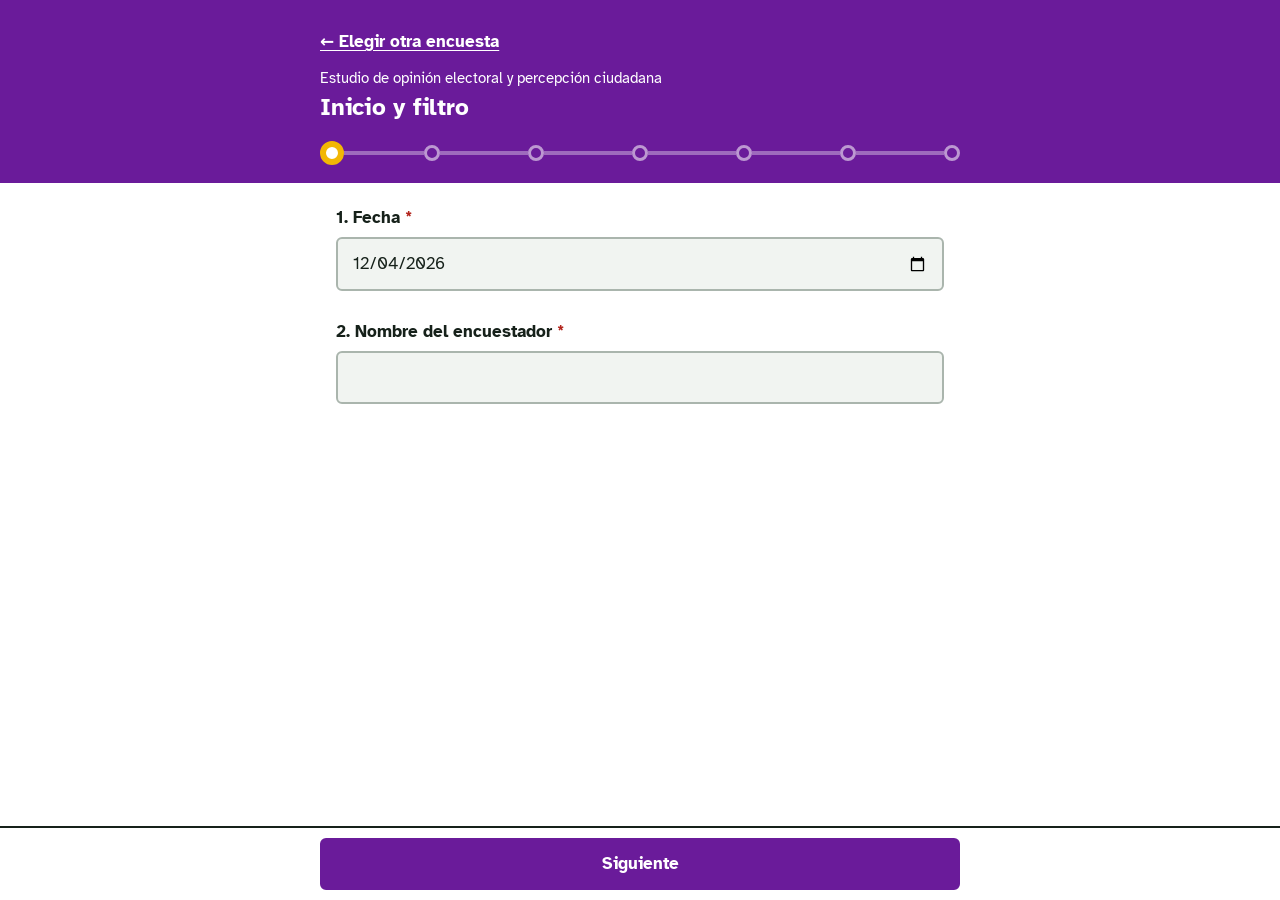
<file: opinion-electoral-municipal/index.html>
<!DOCTYPE html>
<html lang="es">
<head>
  <meta charset="utf-8">
  <meta name="viewport" content="width=device-width, initial-scale=1">
  <meta name="theme-color" content="#6a1b9a">
  <title>Estudio de opinión electoral y percepción ciudadana</title>
  <link rel="manifest" href="manifest.webmanifest">
  <link rel="icon" href="icon-192.png">
  <link rel="apple-touch-icon" href="icon-192.png">
  <link rel="preconnect" href="https://fonts.gstatic.com" crossorigin>
  <link rel="stylesheet" href="https://fonts.googleapis.com/css2?family=Atkinson+Hyperlegible:wght@400;700&display=swap">
  <link rel="stylesheet" href="estilos.css">
</head>
<body>
  <div id="app"></div>
  <script>var ENCUESTA = {"id":"opinion-electoral-municipal","version":"2.4.0","titulo":"Estudio de opinión electoral y percepción ciudadana","subtitulo":"Municipios de Antioquia","acceso":{"tipo":"abierta"},"tema":{"primario":"#6a1b9a","acento":"#f2b705"},"datosPersonales":{"responsable":"Consorcio Zaragoza 2026","finalidad":"conocer la opinión ciudadana sobre el municipio con fines estadísticos, de forma anónima","sinDatosPersonales":true},"secciones":[{"id":"inicio","titulo":"Inicio y filtro","preguntas":[{"id":"fecha","tipo":"fecha","etiqueta":"Fecha","requerida":true,"porDefecto":"hoy"},{"id":"encuestador","tipo":"texto","perfil":"nombre","etiqueta":"Nombre del encuestador","requerida":true,"recordar":true}]},{"id":"sociodemografico","titulo":"Datos sociodemográficos","preguntas":[{"id":"d1","tipo":"seleccion","etiqueta":"¿Cuál es el municipio?","opciones":["Cañasgordas","Caucasia","Dabeiba","El Bagre","El Carmen de Viboral","Fredonia","Gómez Plata","Guadalupe","La Unión","Pueblorrico","San Jerónimo","Tarso","Valdivia","Zaragoza"],"otro":"Otro","requerida":true},{"id":"d2","tipo":"seleccion","etiqueta":"Rango de edad","opciones":["De 18 a 25 años","De 26 a 35 años","De 36 a 49 años","De 50 a 64 años","De 65 años en adelante"],"requerida":true},{"id":"d3","tipo":"seleccion","etiqueta":"Zona de residencia","opciones":["Urbana (cabecera municipal)","Rural (corregimiento / vereda)"],"requerida":true},{"id":"d3b","tipo":"texto","etiqueta":"Barrio o vereda donde vive","ayuda":"Escriba el nombre del barrio (zona urbana) o de la vereda (zona rural).","mostrarSi":{"pregunta":"d3","es":["Urbana (cabecera municipal)","Rural (corregimiento / vereda)"]}},{"id":"d4","tipo":"seleccion","etiqueta":"Género","opciones":["Mujer","Hombre","LGBTIQ+"],"otro":"Otro","requerida":true}]},{"id":"gestion","titulo":"Evaluación de la gestión municipal actual","ayuda":"La opción «No sabe / No responde» es espontánea: no la lea al ciudadano.","preguntas":[{"id":"p1","tipo":"seleccion","etiqueta":"¿Qué imagen tiene usted de la misión o las funciones que cumple la Alcaldía?","opciones":["Muy favorable","Favorable","Regular","Desfavorable","Muy desfavorable","No sabe / No responde"],"requerida":true},{"id":"p2","tipo":"seleccion","etiqueta":"¿Cómo califica la calidad de los servicios y la atención que ofrece la Alcaldía a los ciudadanos?","opciones":["Muy buena","Buena","Regular","Mala","Muy mala","No sabe / No responde"],"requerida":true},{"id":"p3","tipo":"multiple","etiqueta":"¿Cuáles considera usted que son las problemáticas que más afectan a su comunidad o al municipio?","ayuda":"Seleccione máximo 3 opciones.","opciones":["Desempleo y falta de oportunidades económicas","Inseguridad, violencia y extorsión","Vías urbanas y terciarias en mal estado","Deficiencias en servicios de salud (hospital / puestos de salud)","Mala calidad de los servicios públicos (acueducto, alcantarillado, aseo, energía)","Corrupción o mal manejo de los recursos públicos","Falta de apoyo al campo y al sector agropecuario","Calidad y cobertura en educación","Inundaciones, derrumbes y problemas ambientales","Déficit o mejoramiento de vivienda","No sabe / No responde"],"otro":"Otras","requerida":true},{"id":"p4","tipo":"seleccion","etiqueta":"¿Considera que la Alcaldía está resolviendo de manera oportuna estas problemáticas?","opciones":["Sí","No","No sabe / No responde"],"requerida":true},{"id":"p5","tipo":"seleccion","etiqueta":"¿Qué tanta confianza tiene usted en el actual Alcalde para administrar la plata del pueblo?","opciones":["Mucha confianza","Alguna confianza","Poca confianza","Ninguna confianza","No sabe / No responde"],"requerida":true},{"id":"p6","tipo":"seleccion","etiqueta":"¿Cree usted que, en general, durante esta Alcaldía las cosas en el municipio van por buen camino o por mal camino?","opciones":["Por buen camino","Por mal camino","No sabe / No responde"],"requerida":true},{"id":"p7","tipo":"seleccion","etiqueta":"En una escala de 1 a 5, donde 1 es Pésimo y 5 es Excelente, ¿cómo califica usted la gestión del actual Alcalde?","opciones":["1 - Pésimo","2 - Malo","3 - Regular","4 - Bueno","5 - Excelente","No sabe / No responde"],"requerida":true}]},{"id":"civico","titulo":"Conocimiento cívico y presupuestal","ayuda":"«No sabe / No responde» es espontánea: no la lea.","preguntas":[{"id":"p8","tipo":"seleccion","etiqueta":"¿Sabe usted qué es un Programa de Gobierno y para qué sirve?","opciones":["Sí","No","No sabe / No responde"],"requerida":true},{"id":"p9","tipo":"seleccion","etiqueta":"¿Sabe usted si los alcaldes tienen la obligación legal de cumplir las obras y proyectos prometidos en su Plan de Desarrollo?","opciones":["Sí","No","No sabe / No responde"],"requerida":true},{"id":"p10","tipo":"seleccion","etiqueta":"¿Tiene conocimiento aproximado de cuál es el presupuesto anual que maneja el municipio?","opciones":["Sí","No","No sabe / No responde"],"requerida":true},{"id":"p11","tipo":"seleccion","etiqueta":"¿Conoce usted qué recursos recibe el municipio por concepto de regalías y en qué obras se están invirtiendo?","opciones":["Sí","No","No sabe / No responde"],"requerida":true}]},{"id":"electoral","titulo":"Escenario electoral y expectativas de futuro","preguntas":[{"id":"p12","tipo":"seleccion","etiqueta":"Pensando en las próximas elecciones, ¿conoce o ha oído hablar de quiénes son los posibles aspirantes o precandidatos a la Alcaldía?","opciones":["Sí","No"],"requerida":true},{"id":"p13","tipo":"parrafo","etiqueta":"¿Nos puede nombrar a cuáles aspirantes o precandidatos recuerda?","ayuda":"Recordación espontánea. Anote los nombres en el orden en que los mencione.","mostrarSi":{"pregunta":"p12","es":"Sí"}},{"id":"p13bNombre","tipo":"texto","etiqueta":"De las personas que suenan para la Alcaldía, ¿por cuál votaría si las elecciones fueran este domingo? Nombre del candidato","ayuda":"Déjelo vacío si la persona no nombra a nadie y marque abajo la opción que corresponda.","columna":"P13B Nombre del candidato","mostrarSi":{"pregunta":"p12","es":"Sí"}},{"id":"p13bOtra","tipo":"seleccion","etiqueta":"Si no nombró un candidato, ¿qué respondió?","opciones":["Votaría en blanco","No votaría por ninguno","Aún no ha decidido / No sabe","No responde"],"columna":"P13B Si no nombra candidato","mostrarSi":{"pregunta":"p12","es":"Sí"}},{"id":"p14","tipo":"seleccion","etiqueta":"¿Cuál considera que es la PRINCIPAL cualidad que debe tener el próximo Alcalde del municipio?","ayuda":"Elegir solo la más importante.","opciones":["Honestidad y transparencia","Capacidad de gestión y experiencia para gobernar","Cercanía con la gente y humildad","Que cumpla sus promesas","Preparación académica y estudios universitarios","Independencia política (que no dependa de los mismos grupos de siempre)","Valores familiares y religiosos","No sabe / No responde"],"otro":"Otra","requerida":true},{"id":"p15","tipo":"seleccion","etiqueta":"Pensando en el futuro del municipio, ¿cuál es el problema MÁS GRAVE que deberá resolver con urgencia el próximo Alcalde en sus primeros 100 días?","opciones":["Inseguridad, microtráfico y extorsión","Desempleo y falta de apoyo al emprendimiento/campo","Mal estado de las vías (urbanas y rurales)","Deficiencias en el servicio de salud","Mala calidad del servicio de acueducto, alcantarillado y aseo","Corrupción en la administración pública","No sabe / No responde"],"otro":"Otro","requerida":true},{"id":"p16","tipo":"multiple","etiqueta":"¿Qué tipo de programas o actividades comunitarias le gustaría que la Alcaldía realizara con más frecuencia en el municipio?","ayuda":"Seleccione máximo 3 opciones.","opciones":["Brigadas y jornadas de salud (urbana y veredal)","Mercados campesinos y ferias de empleo/emprendimiento","Actividades deportivas y recreativas","Programas y oportunidades para los jóvenes","Actividades culturales y artísticas","Eventos de integración familiar y valores","Jornadas de bienestar animal (esterilización, vacunación)","Fiestas tradicionales del municipio","Celebraciones religiosas"],"otro":"Otras"}]},{"id":"medios","titulo":"Medios de comunicación y redes sociales","preguntas":[{"id":"p17","tipo":"seleccion","etiqueta":"¿Cuál es la red social que usted MÁS utiliza en su día a día?","opciones":["WhatsApp","Facebook","TikTok","Instagram","YouTube","X (antes Twitter)","Ninguna"],"otro":"Otra","requerida":true},{"id":"p18","tipo":"seleccion","etiqueta":"¿Por cuál medio se entera principalmente de las noticias y de la política del municipio?","opciones":["Redes sociales (Facebook, grupos de WhatsApp, etc.)","Emisora de radio local / comunitaria","Comentarios de vecinos, amigos o familiares (voz a voz)","Reuniones comunitarias (Juntas de Acción Comunal)","Perifoneo o volantes","Canal de televisión local / regional","Ninguno / No le interesa informarse"],"requerida":true}]}]}; var ENDPOINT = "https://script.google.com/macros/s/AKfycbzS6Hwc08eaX1XHm35njTScJE0t8VguQ_OHv1EBB6i7EPAlu-WzpSQbltVI-u1JzaqniQ/exec"; var PANEL_URL = '../';</script>
  <script src="validacion.js"></script>
  <script src="app.js"></script>
  <script>if ('serviceWorker' in navigator) window.addEventListener('load', function () { navigator.serviceWorker.register('sw.js'); });</script>
</body>
</html>
</file>
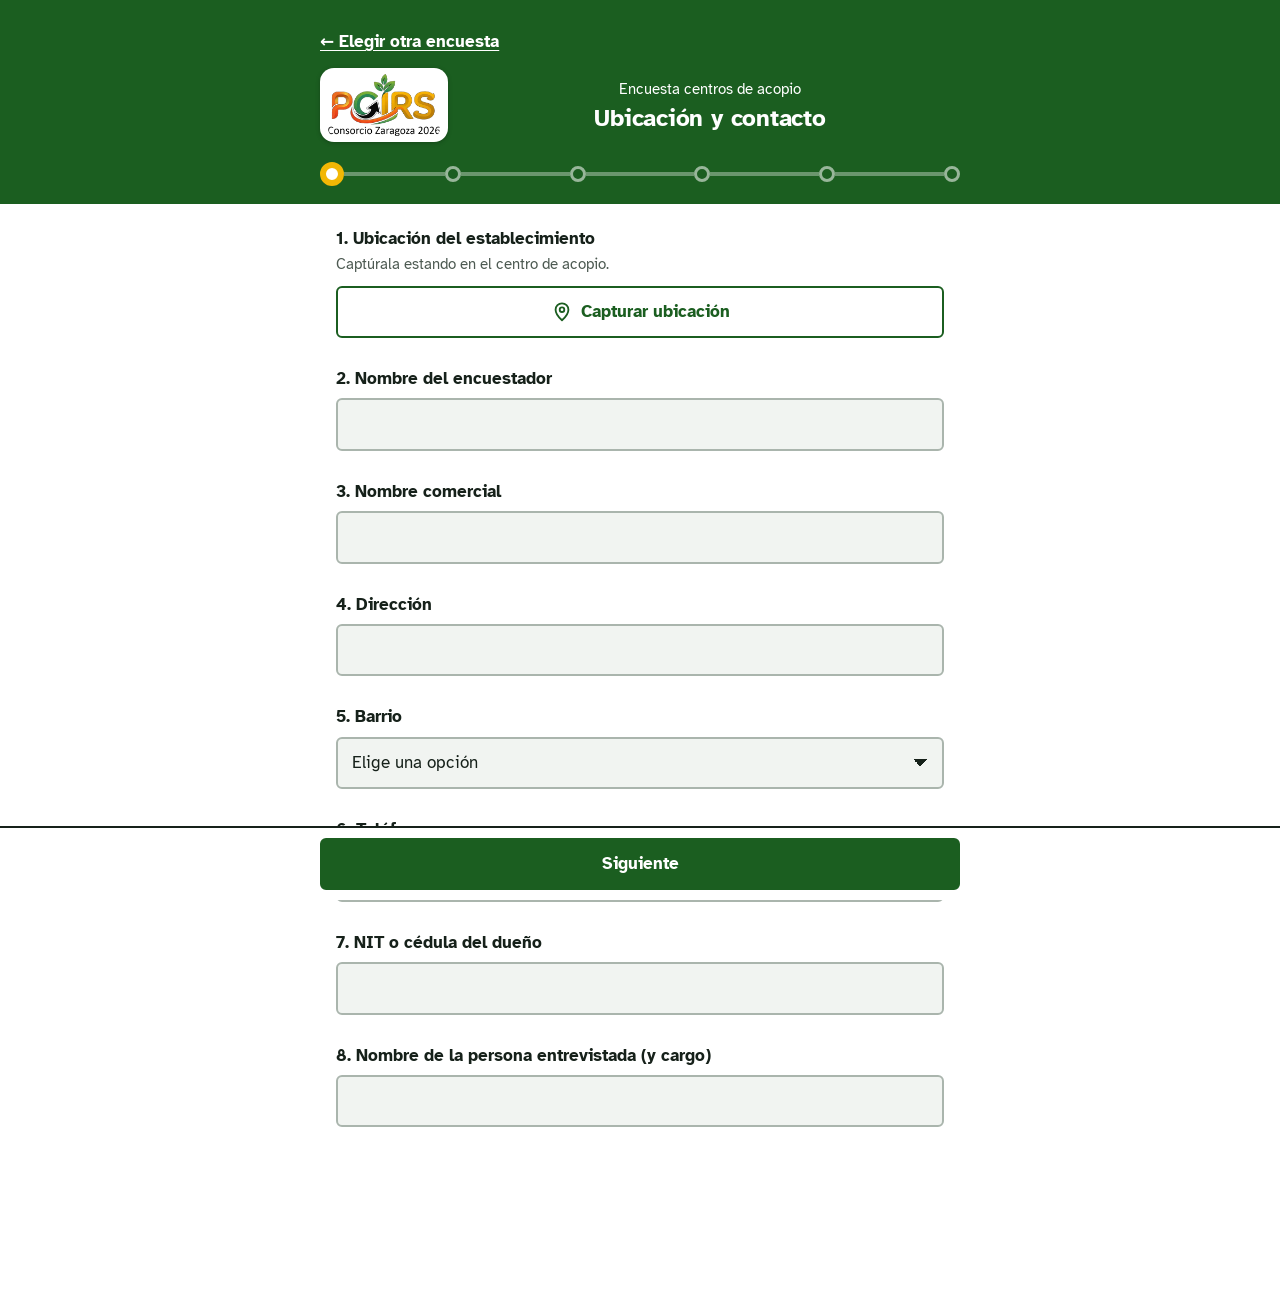
<file: pgirs-zaragoza/index.html>
<!DOCTYPE html>
<html lang="es">
<head>
  <meta charset="utf-8">
  <meta name="viewport" content="width=device-width, initial-scale=1">
  <meta name="theme-color" content="#1b5e20">
  <title>Encuesta centros de acopio</title>
  <link rel="manifest" href="manifest.webmanifest">
  <link rel="icon" href="icon-192.png">
  <link rel="apple-touch-icon" href="icon-192.png">
  <link rel="preconnect" href="https://fonts.gstatic.com" crossorigin>
  <link rel="stylesheet" href="https://fonts.googleapis.com/css2?family=Atkinson+Hyperlegible:wght@400;700&display=swap">
  <link rel="stylesheet" href="estilos.css">
</head>
<body>
  <div id="app"></div>
  <script>var ENCUESTA = {"id":"pgirs-zaragoza","version":"2.2.0","sinValidacion":true,"titulo":"Encuesta centros de acopio","subtitulo":"Actualización PGIRS Zaragoza","avisarVacias":true,"logo":"logo.webp","acceso":{"tipo":"abierta"},"tema":{"primario":"#1b5e20","acento":"#f2b705"},"datosPersonales":{"responsable":"Equipo de actualización del PGIRS de Zaragoza","finalidad":"caracterizar los centros de acopio y bodegas de reciclaje del municipio para actualizar el Plan de Gestión Integral de Residuos Sólidos","sinDatosPersonales":true},"reglas":[{"tipo":"noMayorQue","a":["vinculadosContrato"],"b":"cantidadPersonas","mensaje":"Las personas con contrato no pueden superar el total de personas que trabajan."}],"secciones":[{"id":"ubicacion","titulo":"Ubicación y contacto","preguntas":[{"id":"ubicacion","tipo":"gps","etiqueta":"Ubicación del establecimiento","ayuda":"Captúrala estando en el centro de acopio.","maxPrecisionM":30},{"id":"nombreEncuestador","tipo":"texto","perfil":"nombre","etiqueta":"Nombre del encuestador","columna":"Nombre Encuestador","requerida":true,"recordar":true},{"id":"nombreComercial","tipo":"texto","etiqueta":"Nombre comercial","columna":"Nombre Comercial","requerida":true},{"id":"direccion","tipo":"texto","etiqueta":"Dirección","columna":"Dirección","requerida":true},{"id":"barrio","tipo":"seleccion","etiqueta":"Barrio","columna":"Barrio","opciones":["San Gregorio","La Esmeralda","Centro","Palizada","El Pato","Vegas de Segovia","Icacales Cordero","Escarralao","El Saltillo"],"otro":"Otro"},{"id":"numeroTelefono","tipo":"telefono","etiqueta":"Teléfono","columna":"Numero Teléfono"},{"id":"numeroIdentificacion","tipo":"texto","etiqueta":"NIT o cédula del dueño","columna":"Numero Identificación","maxLargo":30},{"id":"nombreEntrevistado","tipo":"texto","etiqueta":"Nombre de la persona entrevistada (y cargo)","columna":"Nombre Entrevistado"}]},{"id":"empresa","titulo":"Caracterización de la empresa","preguntas":[{"id":"tipoPropiedad","tipo":"seleccion","etiqueta":"Tipo de propiedad del establecimiento","columna":"Tipo Propiedad Del Establecimiento","opciones":["Propio","Arriendo","Comodato (prestado, sin pago)"],"otro":"Otro"},{"id":"camaraComercio","tipo":"seleccion","etiqueta":"¿Cuenta con Cámara de Comercio?","columna":"Cuenta Con Cámara De Comercio","opciones":["Si","No"]},{"id":"figuraJuridica","tipo":"seleccion","etiqueta":"Figura jurídica","columna":"Figura Jurídica","mostrarSi":{"pregunta":"camaraComercio","es":"Si"},"opciones":["Persona natural (dueño individual)","SAS (sociedad por acciones simplificada)","Cooperativa","Sociedad comercial","Sociedad de hecho (sin registro formal)"],"otro":"Otra"},{"id":"certificadoSuelo","tipo":"seleccion","etiqueta":"¿Cuenta con certificado de usos del suelo?","ayuda":"Documento de la Alcaldía que dice si el negocio puede funcionar en ese lugar.","columna":"Cuenta Con Certificado Usos Del Suelo","opciones":["Si","No"]},{"id":"horarioAtencion","tipo":"seleccion","etiqueta":"Horario de atención","columna":"Horario De Atención","opciones":["Diurno","Nocturno","Extendido (día y parte de la noche)","24 horas"]}]},{"id":"operacion","titulo":"Personal y bodega","preguntas":[{"id":"cantidadPersonas","tipo":"entero","etiqueta":"Personas que trabajan en el establecimiento","columna":"Cantidad De Personas Que Trabajan En El Establecimiento"},{"id":"vinculadosContrato","tipo":"entero","etiqueta":"¿Cuántas tienen contrato laboral?","columna":"Cuantas Personas Trabajan Vinculados Con Contrato Laboral"},{"id":"capacidadBodega","tipo":"numero","etiqueta":"Capacidad de almacenamiento de la bodega (toneladas)","columna":"Capacidad De Almacenamiento De La Bodega (Toneladas)"},{"id":"espacioAdecuado","tipo":"multiple","etiqueta":"Cuenta con espacio adecuado para","columna":"Cuenta Con Espacio Adecuado Para","opciones":["Cargue y descargue","Clasificación del material","Pesaje (báscula)","Limpieza, lavado y preparación del material","Personal administrativo","Maquinaria para transformar el material (prensa, triturador)"]},{"id":"proveedoresMaterial","tipo":"multiple","etiqueta":"Los proveedores del material son","columna":"Los Proveedores Del Material Son","opciones":["Recicladores","Comercios y tiendas del pueblo","Hogares","Instituciones (alcaldía, colegios)","Otras bodegas"],"otro":"Otros"},{"id":"clientesEstablecimiento","tipo":"multiple","etiqueta":"Los clientes del establecimiento son","columna":"Los Clientes Del Establecimiento Son","opciones":["Otras bodegas del municipio","Bodegas o empresas en Medellín","Bodegas o empresas en otros municipios"],"otro":"Otros"},{"id":"porcentajeRechazo","tipo":"numero","etiqueta":"Porcentaje de material de rechazo (%)","ayuda":"De cada 100 kilos que recibe, cuántos no se pueden vender.","columna":"Porcentaje De Material De Rechazo","max":100},{"id":"manejoRechazo","tipo":"seleccion","etiqueta":"Manejo del material de rechazo","columna":"Manejo De Material De Rechazo","opciones":["Devuelto Al Proveedor","Abandono En Vía Pública O Lote","Se lo entrega a la empresa de aseo","Quema"],"otro":"Otro"}]},{"id":"materiales","titulo":"Materiales de comercialización","ayuda":"Cantidad en kilogramos y precio en pesos por kilo. Llena solo los materiales que compra o vende el establecimiento.","preguntas":[{"id":"materiales","tipo":"matriz","etiqueta":"Cantidad (en kilogramos) y precio por material","columnas":[{"id":"cantidad","etiqueta":"Cantidad"},{"id":"precio","etiqueta":"Precio"}],"filas":[{"id":"ferroso","etiqueta":"Hierro y chatarra","columna":"Ferroso"},{"id":"nobles","etiqueta":"Cobre, bronce y aluminio","columna":"Nobles"},{"id":"carton","etiqueta":"Cartón"},{"id":"archivo","etiqueta":"Papel blanco (archivo)","columna":"Archivo"},{"id":"periodico","etiqueta":"Periódico"},{"id":"vidrio","etiqueta":"Vidrio"},{"id":"pastas","etiqueta":"Plástico duro (pasta: baldes, canecas)","columna":"Pastas"},{"id":"plasticos","etiqueta":"Plástico (botellas, bolsas)","columna":"Plásticos"},{"id":"otros","etiqueta":"Otros"}]}]},{"id":"evidencia","titulo":"Fotos del establecimiento","preguntas":[{"id":"fotos","tipo":"foto","etiqueta":"Fotos del establecimiento","columna":"Fotos Del Establecimiento","ayuda":"Toma la fachada y el interior de la bodega.","maxFotos":3}]}],"logoUrl":"[data-uri]"}; var ENDPOINT = "https://script.google.com/macros/s/AKfycbzS6Hwc08eaX1XHm35njTScJE0t8VguQ_OHv1EBB6i7EPAlu-WzpSQbltVI-u1JzaqniQ/exec"; var PANEL_URL = '../';</script>
  <script src="validacion.js"></script>
  <script src="app.js"></script>
  <script>if ('serviceWorker' in navigator) window.addEventListener('load', function () { navigator.serviceWorker.register('sw.js'); });</script>
</body>
</html>
</file>
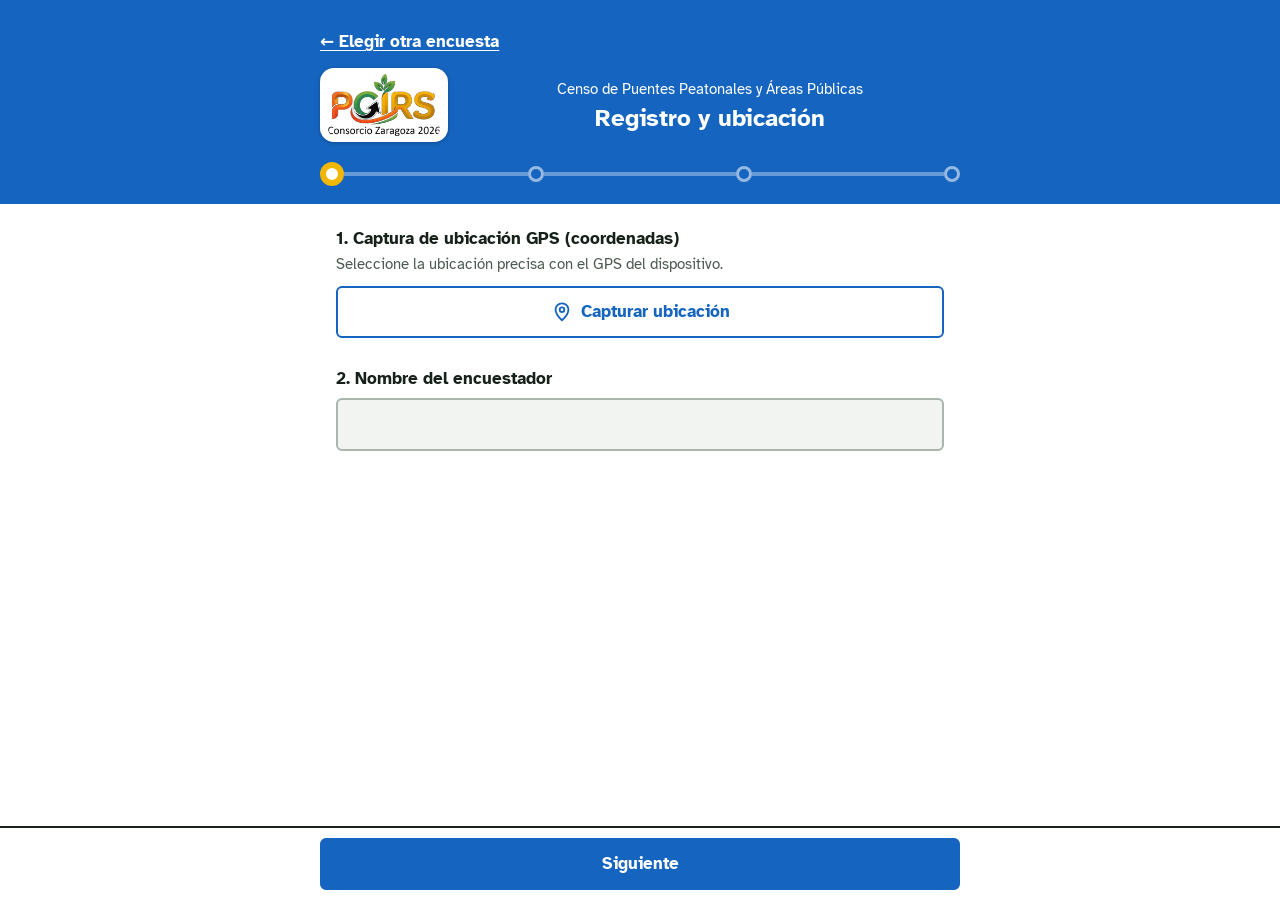
<file: puentes-areas-publicas-zaragoza/index.html>
<!DOCTYPE html>
<html lang="es">
<head>
  <meta charset="utf-8">
  <meta name="viewport" content="width=device-width, initial-scale=1">
  <meta name="theme-color" content="#1565c0">
  <title>Censo de Puentes Peatonales y Áreas Públicas</title>
  <link rel="manifest" href="manifest.webmanifest">
  <link rel="icon" href="icon-192.png">
  <link rel="apple-touch-icon" href="icon-192.png">
  <link rel="preconnect" href="https://fonts.gstatic.com" crossorigin>
  <link rel="stylesheet" href="https://fonts.googleapis.com/css2?family=Atkinson+Hyperlegible:wght@400;700&display=swap">
  <link rel="stylesheet" href="estilos.css">
</head>
<body>
  <div id="app"></div>
  <script>var ENCUESTA = {"id":"puentes-areas-publicas-zaragoza","version":"2.3.0","sinValidacion":true,"titulo":"Censo de Puentes Peatonales y Áreas Públicas","subtitulo":"Zaragoza, Antioquia","avisarVacias":true,"logo":"logo.webp","acceso":{"tipo":"abierta"},"tema":{"primario":"#1565c0","acento":"#f2b705"},"datosPersonales":{"responsable":"Alcaldía de Zaragoza","finalidad":"inventariar y priorizar la intervención de puentes peatonales y áreas públicas","sinDatosPersonales":true},"secciones":[{"id":"registro","titulo":"Registro y ubicación","preguntas":[{"id":"ubicacion","tipo":"gps","altitud":true,"etiqueta":"Captura de ubicación GPS (coordenadas)","ayuda":"Seleccione la ubicación precisa con el GPS del dispositivo.","maxPrecisionM":30,"requerida":true},{"id":"encuestador","tipo":"texto","perfil":"nombre","etiqueta":"Nombre del encuestador","columna":"Nombre Encuestador","recordar":true,"requerida":true}]},{"id":"zona","titulo":"Zona","preguntas":[{"id":"barrio","tipo":"seleccion","etiqueta":"Barrio o corregimiento","columna":"Barrio / Sector / Vereda","ayuda":"Ejemplo: Escarralao.","opciones":["San Gregorio","La Esmeralda","Centro","Palizada","El Pato","Vegas de Segovia","Icacales Cordero","Escarralao","El Saltillo"],"requerida":true},{"id":"areaIntervenir","tipo":"numero","etiqueta":"Área a intervenir (m²)","columna":"Área a Intervenir (m2)","ayuda":"Ingrese la cantidad en metros cuadrados (ej.: 709,2)."},{"id":"observaciones","tipo":"texto","etiqueta":"Observaciones","columna":"Observaciones","ayuda":"Detalles o notas adicionales sobre el lugar.","opcional":true}]},{"id":"fotos","titulo":"Anexo fotográfico","preguntas":[{"id":"foto1","tipo":"foto","etiqueta":"Anexo fotográfico - Foto 1","columna":"Anexo Fotográfico - Foto 1","ayuda":"Tome una fotografía del área o puente peatonal.","maxFotos":3,"requerida":true},{"id":"foto2","tipo":"foto","etiqueta":"Anexo fotográfico - Foto 2 (opcional)","columna":"Anexo Fotográfico - Foto 2","ayuda":"Fotografía adicional, en caso de ser necesario.","maxFotos":3,"opcional":true}]}],"enPanel":false,"logoUrl":"[data-uri]"}; var ENDPOINT = "https://script.google.com/macros/s/AKfycbzS6Hwc08eaX1XHm35njTScJE0t8VguQ_OHv1EBB6i7EPAlu-WzpSQbltVI-u1JzaqniQ/exec"; var PANEL_URL = '../';</script>
  <script src="validacion.js"></script>
  <script src="app.js"></script>
  <script>if ('serviceWorker' in navigator) window.addEventListener('load', function () { navigator.serviceWorker.register('sw.js'); });</script>
</body>
</html>
</file>
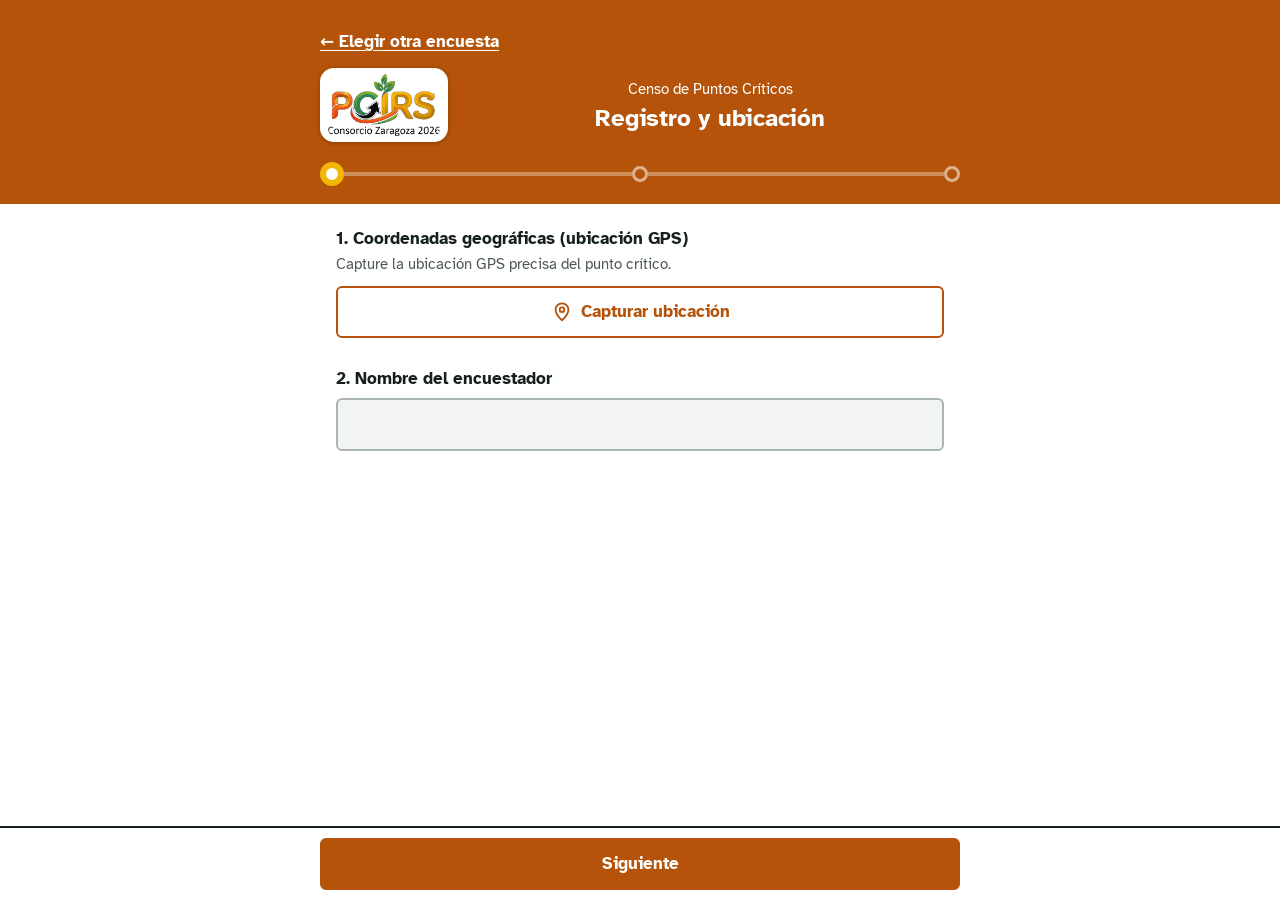
<file: puntos-criticos-residuos-zaragoza/index.html>
<!DOCTYPE html>
<html lang="es">
<head>
  <meta charset="utf-8">
  <meta name="viewport" content="width=device-width, initial-scale=1">
  <meta name="theme-color" content="#b45309">
  <title>Censo de Puntos Críticos</title>
  <link rel="manifest" href="manifest.webmanifest">
  <link rel="icon" href="icon-192.png">
  <link rel="apple-touch-icon" href="icon-192.png">
  <link rel="preconnect" href="https://fonts.gstatic.com" crossorigin>
  <link rel="stylesheet" href="https://fonts.googleapis.com/css2?family=Atkinson+Hyperlegible:wght@400;700&display=swap">
  <link rel="stylesheet" href="estilos.css">
</head>
<body>
  <div id="app"></div>
  <script>var ENCUESTA = {"id":"puntos-criticos-residuos-zaragoza","version":"2.3.0","sinValidacion":true,"titulo":"Censo de Puntos Críticos","subtitulo":"Zaragoza, Antioquia","avisarVacias":true,"logo":"logo.webp","acceso":{"tipo":"abierta"},"tema":{"primario":"#b45309","acento":"#f2b705"},"datosPersonales":{"responsable":"Alcaldía de Zaragoza","finalidad":"censar, priorizar y hacer seguimiento a la erradicación de puntos críticos de residuos sólidos (PGIRS)","sinDatosPersonales":true},"secciones":[{"id":"registro","titulo":"Registro y ubicación","preguntas":[{"id":"ubicacion","tipo":"gps","altitud":true,"etiqueta":"Coordenadas geográficas (ubicación GPS)","ayuda":"Capture la ubicación GPS precisa del punto crítico.","maxPrecisionM":30,"requerida":true},{"id":"encuestador","tipo":"texto","perfil":"nombre","etiqueta":"Nombre del encuestador","columna":"Nombre Encuestador","recordar":true,"requerida":true}]},{"id":"punto","titulo":"Punto crítico","preguntas":[{"id":"descripcion","tipo":"texto","etiqueta":"Descripción del punto crítico","columna":"Descripción del Punto Crítico","ayuda":"Detalle la dirección o sector exacto y el tipo de residuos.","requerida":true},{"id":"foto","tipo":"foto","etiqueta":"Fotografía del punto crítico","columna":"Fotografía del Punto Crítico","ayuda":"Tome o adjunte una fotografía clara del punto crítico.","maxFotos":3,"requerida":true},{"id":"barrio","tipo":"seleccion","etiqueta":"Barrio o corregimiento","columna":"Barrio / Sector / Vereda","ayuda":"Selecciona barrio o corregimiento, si aplica.","opciones":["San Gregorio","La Esmeralda","Centro","Palizada","El Pato","Vegas de Segovia","Icacales Cordero","Escarralao","El Saltillo"],"requerida":true},{"id":"observacion","tipo":"texto","etiqueta":"Observación","columna":"Observación","ayuda":"N/A si no hay observación.","opcional":true}]}],"enPanel":false,"logoUrl":"[data-uri]"}; var ENDPOINT = "https://script.google.com/macros/s/AKfycbzS6Hwc08eaX1XHm35njTScJE0t8VguQ_OHv1EBB6i7EPAlu-WzpSQbltVI-u1JzaqniQ/exec"; var PANEL_URL = '../';</script>
  <script src="validacion.js"></script>
  <script src="app.js"></script>
  <script>if ('serviceWorker' in navigator) window.addEventListener('load', function () { navigator.serviceWorker.register('sw.js'); });</script>
</body>
</html>
</file>
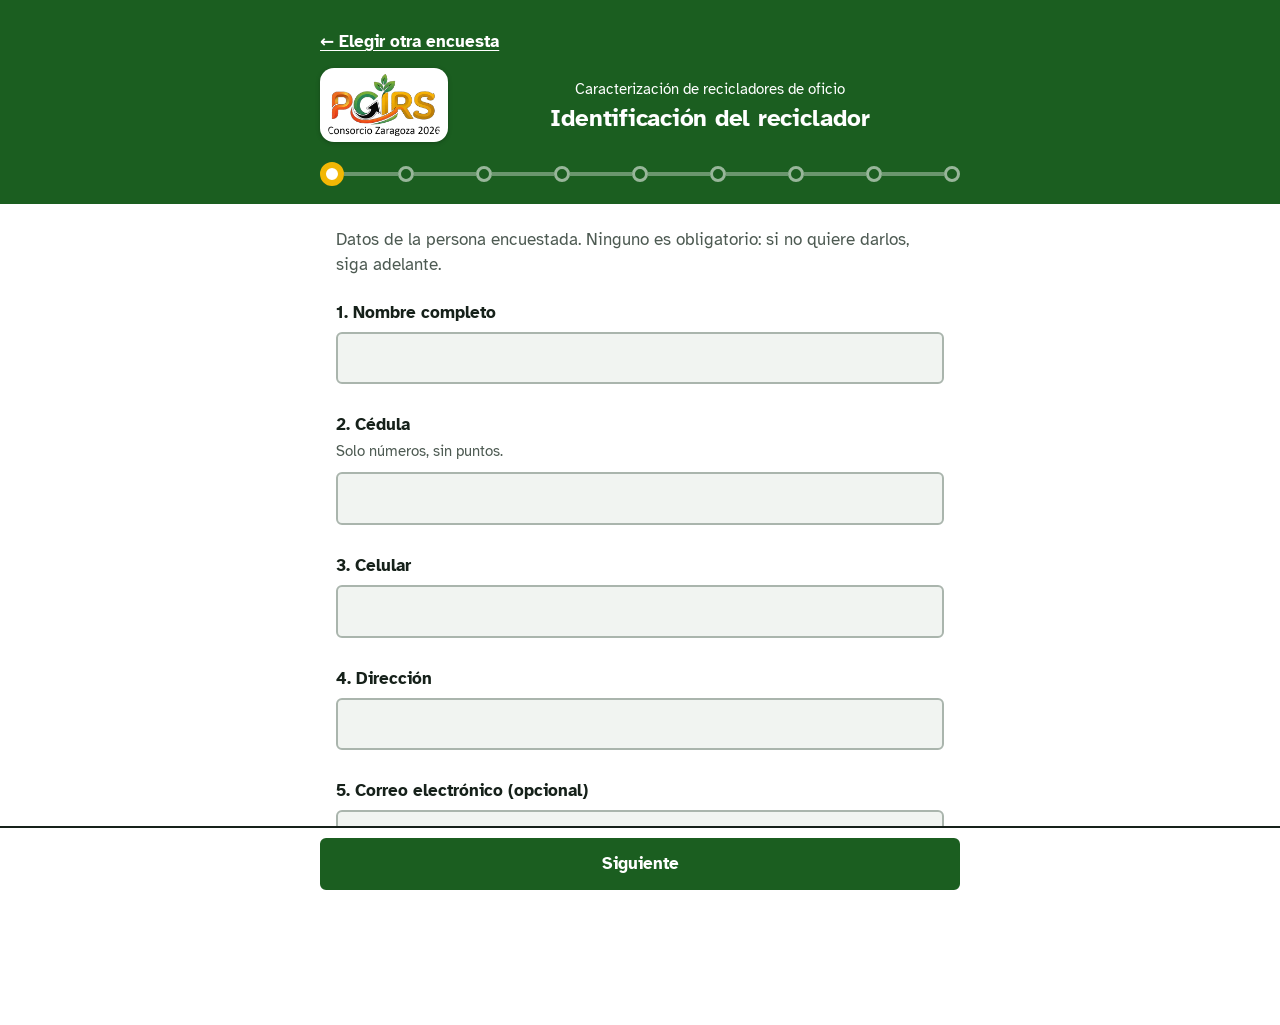
<file: recicladores-zaragoza/index.html>
<!DOCTYPE html>
<html lang="es">
<head>
  <meta charset="utf-8">
  <meta name="viewport" content="width=device-width, initial-scale=1">
  <meta name="theme-color" content="#1b5e20">
  <title>Caracterización de recicladores de oficio</title>
  <link rel="manifest" href="manifest.webmanifest">
  <link rel="icon" href="icon-192.png">
  <link rel="apple-touch-icon" href="icon-192.png">
  <link rel="preconnect" href="https://fonts.gstatic.com" crossorigin>
  <link rel="stylesheet" href="https://fonts.googleapis.com/css2?family=Atkinson+Hyperlegible:wght@400;700&display=swap">
  <link rel="stylesheet" href="estilos.css">
</head>
<body>
  <div id="app"></div>
  <script>var ENCUESTA = {"id":"recicladores-zaragoza","version":"2.3.0","enPanel":false,"sinValidacion":true,"titulo":"Caracterización de recicladores de oficio","subtitulo":"Actualización PGIRS Zaragoza","avisarVacias":true,"logo":"logo.webp","acceso":{"tipo":"abierta"},"tema":{"primario":"#1b5e20","acento":"#f2b705"},"datosPersonales":{"responsable":"Equipo de actualización del PGIRS de Zaragoza","finalidad":"caracterizar a los recicladores de oficio del municipio (condiciones sociales, de vivienda, de trabajo y de comercialización) para actualizar el Plan de Gestión Integral de Residuos Sólidos"},"secciones":[{"id":"identificacion","titulo":"Identificación del reciclador","ayuda":"Datos de la persona encuestada. Ninguno es obligatorio: si no quiere darlos, siga adelante.","preguntas":[{"id":"nombreCompleto","tipo":"texto","etiqueta":"Nombre completo","requerida":true},{"id":"cedula","tipo":"texto","etiqueta":"Cédula","ayuda":"Solo números, sin puntos.","requerida":true},{"id":"celular","tipo":"telefono","etiqueta":"Celular","requerida":true},{"id":"direccion","tipo":"texto","etiqueta":"Dirección"},{"id":"correo","tipo":"correo","etiqueta":"Correo electrónico (opcional)","opcional":true}]},{"id":"general","titulo":"Datos de la encuesta","preguntas":[{"id":"ubicacion","tipo":"gps","etiqueta":"Ubicación donde se hace la encuesta","maxPrecisionM":30},{"id":"encuestador","tipo":"texto","perfil":"nombre","etiqueta":"Nombre del encuestador","requerida":true,"recordar":true}]},{"id":"sociodemografico","titulo":"Datos personales y ubicación","preguntas":[{"id":"sexo","tipo":"seleccion","etiqueta":"Sexo","opciones":["Hombre","Mujer"],"requerida":true},{"id":"edad","tipo":"entero","etiqueta":"Edad (años cumplidos)","min":10,"max":110,"requerida":true},{"id":"grupoEspecial","tipo":"seleccion","etiqueta":"¿Pertenece a algún grupo especial?","opciones":["Desplazado","Ninguno"]},{"id":"municipioDesplazamiento","tipo":"texto","etiqueta":"Municipio de procedencia del desplazamiento","mostrarSi":{"pregunta":"grupoEspecial","es":"Desplazado"}},{"id":"barrioVivienda","tipo":"seleccion","etiqueta":"Barrio, calle o sector de residencia","opciones":["San Gregorio","La Esmeralda","Centro","Palizada","El Pato","Vegas de Segovia","Icacales Cordero","Escarralao","El Saltillo"],"otro":"Otro"}]},{"id":"hogar","titulo":"Familia y vivienda","preguntas":[{"id":"cabezaHogar","tipo":"seleccion","etiqueta":"¿Es usted cabeza de hogar?","opciones":["Si","No","No responde"]},{"id":"tenenciaVivienda","tipo":"seleccion","etiqueta":"Condición de tenencia de la vivienda","opciones":["Arrendada","Familiar","Herencia","Propia - en proceso de pago","Propia - pagada en su totalidad"]}]},{"id":"educacion","titulo":"Educación y seguridad social","preguntas":[{"id":"escolaridad","tipo":"seleccion","etiqueta":"Nivel de escolaridad","opciones":["No sabe leer y escribir","Solo sabe leer y escribir","Primaria incompleta","Primaria completa","Secundaria incompleta","Bachillerato completo","Técnica o tecnológica"]},{"id":"afiliacionSalud","tipo":"seleccion","etiqueta":"Afiliación al sistema de seguridad social en salud","opciones":["Subsidiado (Sisbén)","Cotizante (afiliado por su trabajo)","Beneficiario (afiliado por un familiar)","Ninguno"]},{"id":"afiliacionArl","tipo":"seleccion","etiqueta":"¿Está afiliado a una Administradora de Riesgos Laborales (ARL)?","opciones":["Si","No"]}]},{"id":"tiempos","titulo":"Tiempo dedicado al reciclaje","ayuda":"Se aceptan medias horas, por ejemplo 1,5.","preguntas":[{"id":"diasTrabajoSemana","tipo":"entero","etiqueta":"Días a la semana que trabaja","min":1,"max":7},{"id":"horasDia","tipo":"numero","etiqueta":"Horas al día que dedica al reciclaje","max":24},{"id":"horarioLabor","tipo":"seleccion","etiqueta":"Horario en el que ejerce su labor","opciones":["Diurno","Nocturno","Mixto"]}]},{"id":"organizacion","titulo":"Organización","preguntas":[{"id":"perteneceOrganizacion","tipo":"seleccion","etiqueta":"¿Pertenece a alguna organización de recicladores?","opciones":["Si","No"]},{"id":"asociacionNombre","tipo":"texto","etiqueta":"Asociación a la que pertenece","mostrarSi":{"pregunta":"perteneceOrganizacion","es":"Si"}}]},{"id":"logistica","titulo":"Transporte, materiales y venta","preguntas":[{"id":"medioTransporte","tipo":"seleccion","etiqueta":"Medio de transporte que usa para la labor","opciones":["A pie (al hombro o en costal)","Carreta o zorra de mano","Con animal (caballo, mula o burro)","Moto o motocarro","Carro, camioneta o camión","No lo transporta: se lo llevan a la casa"]},{"id":"propiedadTransporte","tipo":"seleccion","etiqueta":"Propiedad del medio de transporte","opciones":["Propio","Prestado","Comunal"],"ayuda":"Comunal: es de la asociación o de la comunidad."},{"id":"unidadCantidades","tipo":"seleccion","etiqueta":"¿En qué unidad registras las cantidades?","control":"botones","opciones":["KG","TON"]},{"id":"materialesRecolectados","tipo":"matriz","etiqueta":"Cantidad recolectada por tipo de material","ayuda":"Escribe las cantidades en la unidad elegida arriba (KG o TON). Deja en blanco los materiales que no recoge.","columnas":[{"id":"cantidad","etiqueta":"Cantidad"}],"filas":[{"id":"general","etiqueta":"General"},{"id":"carton","etiqueta":"Cartón"},{"id":"vidrio","etiqueta":"Vidrio"},{"id":"pasta","etiqueta":"Plástico duro (pasta: baldes, canecas)","columna":"Pasta"},{"id":"plastico","etiqueta":"Plástico (botellas, bolsas)","columna":"Plástico"},{"id":"chatarra","etiqueta":"Chatarra (hierro)","columna":"Chatarra"},{"id":"archivo","etiqueta":"Papel blanco (archivo)","columna":"Archivo"},{"id":"plegadiza","etiqueta":"Cartón liviano (plegadiza: cajas delgadas)","columna":"Plegadiza"},{"id":"aluminio","etiqueta":"Aluminio (latas)","columna":"Aluminio"}]},{"id":"sitioVentaMaterial","tipo":"seleccion","etiqueta":"Sitio de venta del material","opciones":["Bodega","Organización de recicladores","Empresa"],"otro":"Otro"},{"id":"fotos","tipo":"foto","etiqueta":"Fotos (opcional)","maxFotos":3,"opcional":true}]}],"logoUrl":"[data-uri]"}; var ENDPOINT = "https://script.google.com/macros/s/AKfycbzS6Hwc08eaX1XHm35njTScJE0t8VguQ_OHv1EBB6i7EPAlu-WzpSQbltVI-u1JzaqniQ/exec"; var PANEL_URL = '../';</script>
  <script src="validacion.js"></script>
  <script src="app.js"></script>
  <script>if ('serviceWorker' in navigator) window.addEventListener('load', function () { navigator.serviceWorker.register('sw.js'); });</script>
</body>
</html>
</file>
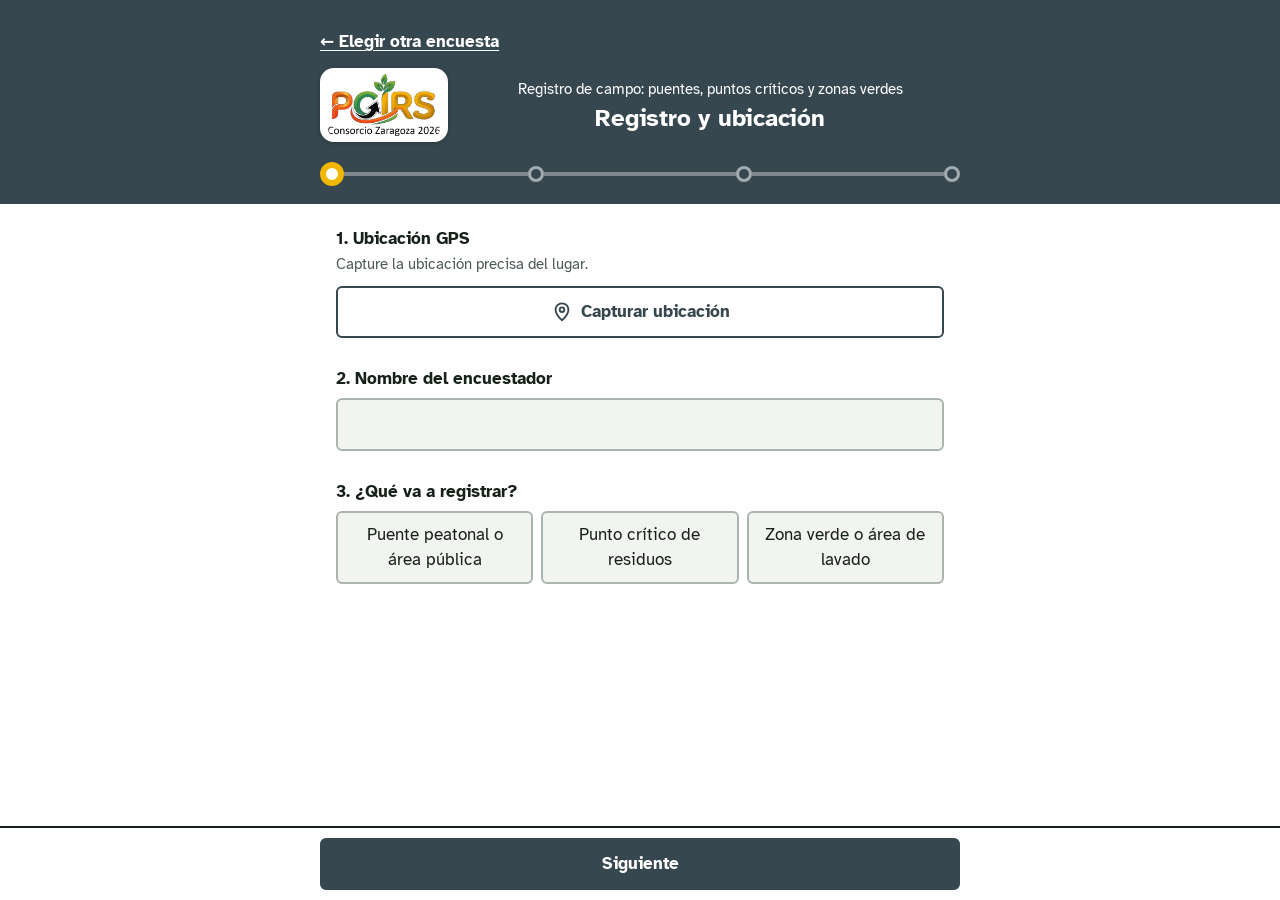
<file: registro-campo-zaragoza/index.html>
<!DOCTYPE html>
<html lang="es">
<head>
  <meta charset="utf-8">
  <meta name="viewport" content="width=device-width, initial-scale=1">
  <meta name="theme-color" content="#37474f">
  <title>Registro de campo: puentes, puntos críticos y zonas verdes</title>
  <link rel="manifest" href="manifest.webmanifest">
  <link rel="icon" href="icon-192.png">
  <link rel="apple-touch-icon" href="icon-192.png">
  <link rel="preconnect" href="https://fonts.gstatic.com" crossorigin>
  <link rel="stylesheet" href="https://fonts.googleapis.com/css2?family=Atkinson+Hyperlegible:wght@400;700&display=swap">
  <link rel="stylesheet" href="estilos.css">
</head>
<body>
  <div id="app"></div>
  <script>var ENCUESTA = {"id":"registro-campo-zaragoza","version":"1.1.0","sinValidacion":true,"titulo":"Registro de campo: puentes, puntos críticos y zonas verdes","subtitulo":"Zaragoza, Antioquia","avisarVacias":true,"logo":"logo.webp","acceso":{"tipo":"abierta"},"tema":{"primario":"#37474f","acento":"#f2b705"},"datosPersonales":{"responsable":"Alcaldía de Zaragoza","finalidad":"inventariar puentes peatonales, áreas públicas, puntos críticos de residuos, zonas verdes y áreas de lavado para el PGIRS","sinDatosPersonales":true},"secciones":[{"id":"registro","titulo":"Registro y ubicación","preguntas":[{"id":"ubicacion","tipo":"gps","altitud":true,"etiqueta":"Ubicación GPS","ayuda":"Capture la ubicación precisa del lugar.","maxPrecisionM":30,"requerida":true},{"id":"encuestador","tipo":"texto","perfil":"nombre","etiqueta":"Nombre del encuestador","columna":"Nombre Encuestador","recordar":true,"requerida":true},{"id":"tipoRegistro","tipo":"seleccion","control":"botones","etiqueta":"¿Qué va a registrar?","opciones":["Puente peatonal o área pública","Punto crítico de residuos","Zona verde o área de lavado"],"requerida":true}]},{"id":"zona","titulo":"Zona","preguntas":[{"id":"barrio","tipo":"seleccion","etiqueta":"Barrio o corregimiento","columna":"Barrio / Sector / Vereda","opciones":["San Gregorio","La Esmeralda","Centro","Palizada","El Pato","Vegas de Segovia","Icacales Cordero","Escarralao","El Saltillo"],"requerida":true},{"id":"descripcion","tipo":"texto","etiqueta":"Descripción o dirección","columna":"Descripción / Dirección","ayuda":"Dirección o sector exacto, y el tipo de residuos si es un punto crítico."},{"id":"areaIntervenir","tipo":"numero","etiqueta":"Área a intervenir (m²)","columna":"Área a Intervenir (m2)","ayuda":"En metros cuadrados (ej.: 709,2).","mostrarSi":{"pregunta":"tipoRegistro","es":"Puente peatonal o área pública"}},{"id":"areaZonaVerde","tipo":"numero","etiqueta":"Área de zona verde (m²)","columna":"Área Zona Verde (m2)","ayuda":"Área estimada o medida, en metros cuadrados.","mostrarSi":{"pregunta":"tipoRegistro","es":"Zona verde o área de lavado"}}]},{"id":"fotos","titulo":"Fotos y observaciones","preguntas":[{"id":"fotos","tipo":"foto","etiqueta":"Fotos","columna":"Fotos","ayuda":"Hasta 6 fotos claras del lugar.","maxFotos":6,"requerida":true},{"id":"observaciones","tipo":"texto","etiqueta":"Observaciones","columna":"Observaciones","ayuda":"N/A si no hay observaciones.","opcional":true}]}],"logoUrl":"[data-uri]"}; var ENDPOINT = "https://script.google.com/macros/s/AKfycbzS6Hwc08eaX1XHm35njTScJE0t8VguQ_OHv1EBB6i7EPAlu-WzpSQbltVI-u1JzaqniQ/exec"; var PANEL_URL = '../';</script>
  <script src="validacion.js"></script>
  <script src="app.js"></script>
  <script>if ('serviceWorker' in navigator) window.addEventListener('load', function () { navigator.serviceWorker.register('sw.js'); });</script>
</body>
</html>
</file>
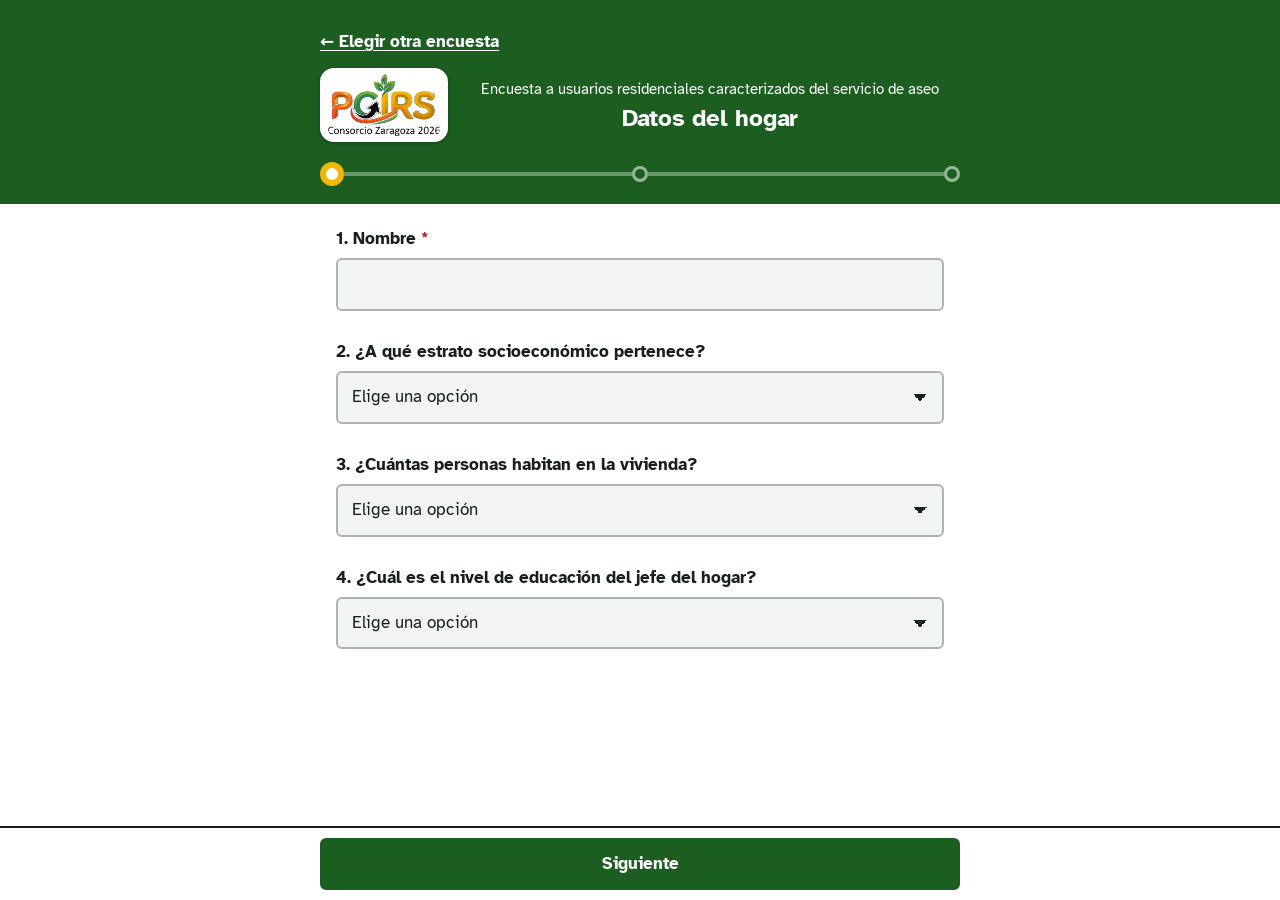
<file: usuarios-aseo-zaragoza/index.html>
<!DOCTYPE html>
<html lang="es">
<head>
  <meta charset="utf-8">
  <meta name="viewport" content="width=device-width, initial-scale=1">
  <meta name="theme-color" content="#1b5e20">
  <title>Encuesta a usuarios residenciales caracterizados del servicio de aseo</title>
  <link rel="manifest" href="manifest.webmanifest">
  <link rel="icon" href="icon-192.png">
  <link rel="apple-touch-icon" href="icon-192.png">
  <link rel="preconnect" href="https://fonts.gstatic.com" crossorigin>
  <link rel="stylesheet" href="https://fonts.googleapis.com/css2?family=Atkinson+Hyperlegible:wght@400;700&display=swap">
  <link rel="stylesheet" href="estilos.css">
</head>
<body>
  <div id="app"></div>
  <script>var ENCUESTA = {"id":"usuarios-aseo-zaragoza","version":"1.1.0","titulo":"Encuesta a usuarios residenciales caracterizados del servicio de aseo","subtitulo":"Zaragoza","avisarVacias":true,"logo":"logo.webp","acceso":{"tipo":"abierta"},"tema":{"primario":"#1b5e20","acento":"#f2b705"},"datosPersonales":{"responsable":"Consorcio Zaragoza 2026","finalidad":"caracterizar a los usuarios residenciales del servicio de aseo y sus prácticas de separación de residuos"},"secciones":[{"id":"hogar","titulo":"Datos del hogar","preguntas":[{"id":"nombre","tipo":"texto","etiqueta":"Nombre","requerida":true},{"id":"estrato","tipo":"seleccion","etiqueta":"¿A qué estrato socioeconómico pertenece?","opciones":["1","2","3","4","5","6"]},{"id":"personas","tipo":"seleccion","etiqueta":"¿Cuántas personas habitan en la vivienda?","opciones":["1 persona","2 personas","3 personas","4 personas","5 o más personas"]},{"id":"educacion","tipo":"seleccion","etiqueta":"¿Cuál es el nivel de educación del jefe del hogar?","opciones":["No tiene","Primaria","Secundaria","Técnico","Universitario"]}]},{"id":"residuos","titulo":"Manejo de residuos","preguntas":[{"id":"sabeSeparar","tipo":"seleccion","etiqueta":"¿Sabe hacer la separación de residuos?","opciones":["Sí","No"]},{"id":"haceSeparacion","tipo":"seleccion","etiqueta":"¿En la vivienda se hace separación de residuos?","opciones":["Sí","No"]},{"id":"tiposResiduos","tipo":"multiple","etiqueta":"¿Qué tipo de residuos se separan en la vivienda?","opciones":["Orgánico","Papel","Cartón","Plástico","Vidrio","Metálicos","Textil","Pilas y cables"],"mostrarSi":{"pregunta":"haceSeparacion","es":"Sí"}},{"id":"dondePresenta","tipo":"seleccion","etiqueta":"¿Dónde presenta los residuos?","opciones":["Acera","Shut","Contenedor","Centro de acopio","Espacio público"],"otro":"Otro"},{"id":"capacitacion","tipo":"seleccion","etiqueta":"¿En la vivienda han recibido capacitación en separación de residuos?","opciones":["Sí","No"]}]}],"logoUrl":"[data-uri]"}; var ENDPOINT = "https://script.google.com/macros/s/AKfycbzS6Hwc08eaX1XHm35njTScJE0t8VguQ_OHv1EBB6i7EPAlu-WzpSQbltVI-u1JzaqniQ/exec"; var PANEL_URL = '../';</script>
  <script src="validacion.js"></script>
  <script src="app.js"></script>
  <script>if ('serviceWorker' in navigator) window.addEventListener('load', function () { navigator.serviceWorker.register('sw.js'); });</script>
</body>
</html>
</file>
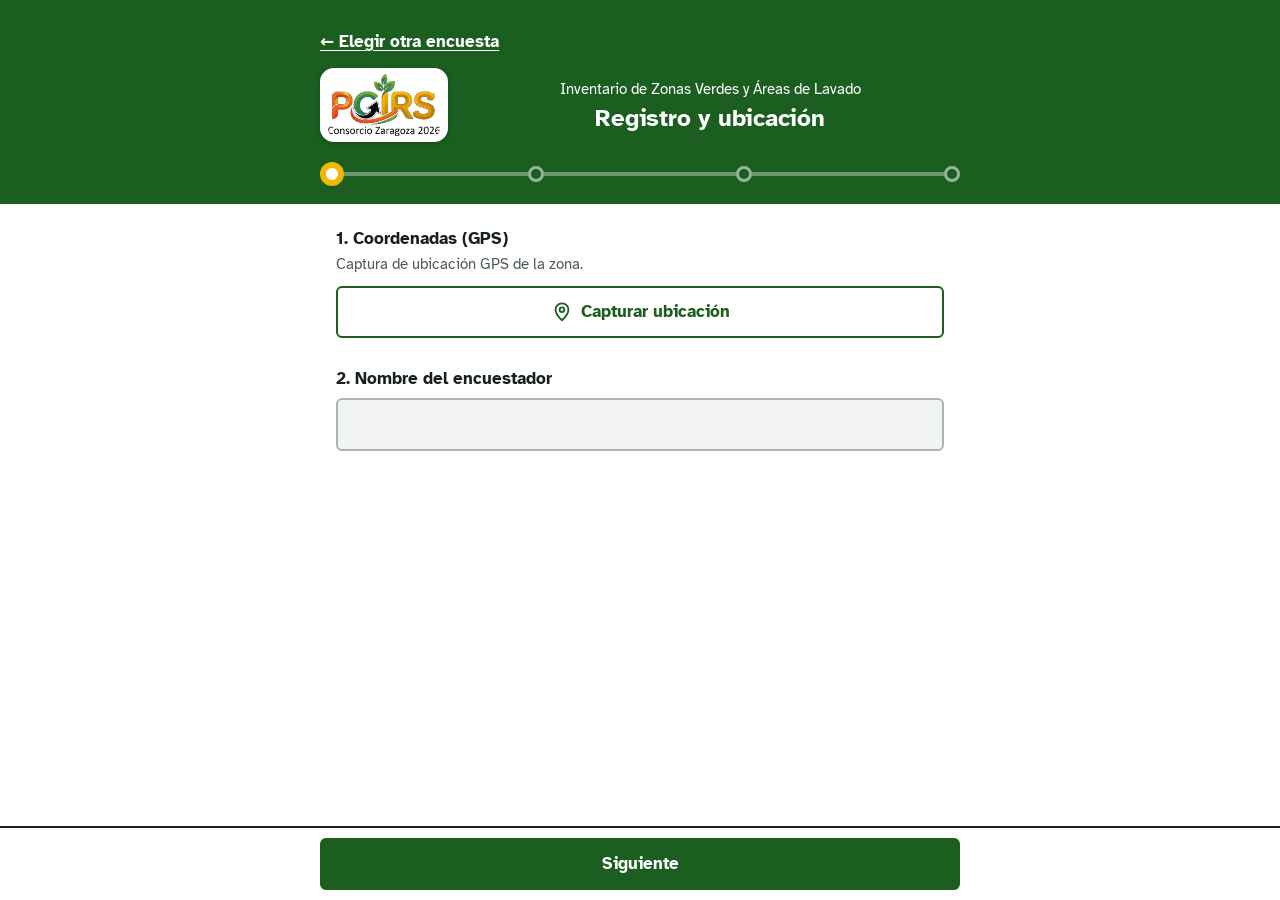
<file: zonas-verdes-lavado-zaragoza/index.html>
<!DOCTYPE html>
<html lang="es">
<head>
  <meta charset="utf-8">
  <meta name="viewport" content="width=device-width, initial-scale=1">
  <meta name="theme-color" content="#1b5e20">
  <title>Inventario de Zonas Verdes y Áreas de Lavado</title>
  <link rel="manifest" href="manifest.webmanifest">
  <link rel="icon" href="icon-192.png">
  <link rel="apple-touch-icon" href="icon-192.png">
  <link rel="preconnect" href="https://fonts.gstatic.com" crossorigin>
  <link rel="stylesheet" href="https://fonts.googleapis.com/css2?family=Atkinson+Hyperlegible:wght@400;700&display=swap">
  <link rel="stylesheet" href="estilos.css">
</head>
<body>
  <div id="app"></div>
  <script>var ENCUESTA = {"id":"zonas-verdes-lavado-zaragoza","version":"2.4.0","sinValidacion":true,"titulo":"Inventario de Zonas Verdes y Áreas de Lavado","subtitulo":"Zaragoza, Antioquia","avisarVacias":true,"logo":"logo.webp","acceso":{"tipo":"abierta"},"tema":{"primario":"#1b5e20","acento":"#f2b705"},"datosPersonales":{"responsable":"Alcaldía de Zaragoza","finalidad":"inventariar zonas verdes, áreas de lavado y bodega de aseo para el PGIRS","sinDatosPersonales":true},"secciones":[{"id":"registro","titulo":"Registro y ubicación","preguntas":[{"id":"ubicacion","tipo":"gps","altitud":true,"etiqueta":"Coordenadas (GPS)","ayuda":"Captura de ubicación GPS de la zona.","maxPrecisionM":30,"requerida":true},{"id":"encuestador","tipo":"texto","perfil":"nombre","etiqueta":"Nombre del encuestador","columna":"Nombre Encuestador","recordar":true,"requerida":true}]},{"id":"zona","titulo":"Zona","preguntas":[{"id":"barrio","tipo":"seleccion","etiqueta":"Barrio o corregimiento","columna":"Barrio / Sector / Vereda","ayuda":"Selecciona barrio o corregimiento, si aplica.","opciones":["San Gregorio","La Esmeralda","Centro","Palizada","El Pato","Vegas de Segovia","Icacales Cordero","Escarralao","El Saltillo"],"requerida":true},{"id":"descripcion","tipo":"texto","etiqueta":"Descripción","columna":"Dirección / Punto de Referencia","ayuda":"Detalle la dirección o sector de la zona."},{"id":"areaZonaVerde","tipo":"numero","etiqueta":"Área de zona verde (m²)","columna":"Área Zona Verde (m2)","ayuda":"Área estimada o medida, en metros cuadrados.","requerida":true}]},{"id":"fotos","titulo":"Fotos y observaciones","preguntas":[{"id":"foto1","tipo":"foto","etiqueta":"Foto 1","columna":"Foto 1","ayuda":"Foto de la zona.","maxFotos":3,"requerida":true},{"id":"foto2","tipo":"foto","etiqueta":"Foto 2","columna":"Foto 2","ayuda":"Foto de la zona.","maxFotos":3,"opcional":true},{"id":"observaciones","tipo":"texto","etiqueta":"Observaciones","columna":"Observaciones","ayuda":"Escribe N/A en caso de no haber observaciones.","opcional":true}]}],"enPanel":false,"logoUrl":"[data-uri]"}; var ENDPOINT = "https://script.google.com/macros/s/AKfycbzS6Hwc08eaX1XHm35njTScJE0t8VguQ_OHv1EBB6i7EPAlu-WzpSQbltVI-u1JzaqniQ/exec"; var PANEL_URL = '../';</script>
  <script src="validacion.js"></script>
  <script src="app.js"></script>
  <script>if ('serviceWorker' in navigator) window.addEventListener('load', function () { navigator.serviceWorker.register('sw.js'); });</script>
</body>
</html>
</file>
<file: estilos.css>
/* Pensado para llenar de pie, con una mano y bajo sol: alto contraste y objetivos grandes.
     La franja de color es el único gesto fuerte; el resto se queda quieto. */
  :root {
    --primario: #1b5e20;
    --acento: #f2b705;
    --tinta: #16211a;
    --suave: #4d5a52;
    --linea: #aab5ad;
    --fondo: #ffffff;
    --campo: #f1f4f1;
    --error: #b3261e;
    --error-fondo: #fdeceb;
    --ok-fondo: #e8f3e9;
    --aviso-fondo: #fff6d6;
    --alto-control: 52px;
  }
  * { box-sizing: border-box; }
  html { -webkit-text-size-adjust: 100%; }
  body {
    margin: 0; background: var(--fondo); color: var(--tinta);
    font-family: 'Atkinson Hyperlegible', system-ui, -apple-system, 'Segoe UI', Roboto, Arial, sans-serif;
    font-size: 17px; line-height: 1.45;
  }
  button, input, select, textarea { font: inherit; color: inherit; }
  :focus-visible { outline: 3px solid var(--tinta); outline-offset: 2px; }
  .oculto { display: none !important; }
  .solo-lector { position: absolute; width: 1px; height: 1px; overflow: hidden; clip-path: inset(50%); white-space: nowrap; }

  .cabecera { background: var(--primario); color: #fff; padding: 20px 16px 0; }
  .cabecera-interior, .contenido, .barra-interior { max-width: 640px; margin: 0 auto; }
  /* Logo a color sobre un recuadro blanco; el título queda a su lado, centrado en el espacio que sobra. */
  .cabecera-titulos { display: flex; align-items: center; gap: 12px; margin: 0 0 16px; }
  .logo { flex: none; width: 128px; height: auto; background: #fff; border-radius: 14px; padding: 6px 8px; box-shadow: 0 1px 4px rgba(0, 0, 0, .25); }
  /* Dos logos (consorcio y alcaldía): van lado a lado, de igual alto, y el título pasa debajo. */
  .cabecera-titulos.dos-logos { flex-direction: column; align-items: stretch; gap: 10px; }
  .logos { display: flex; gap: 8px; }
  .logos .logo { flex: 1 1 0; min-width: 0; width: auto; height: 64px; object-fit: contain; }
  .volver-panel { display: inline-flex; align-items: center; min-height: 44px; margin-bottom: 4px; color: #fff; font-weight: 700; text-decoration: underline; text-underline-offset: 3px; }
  .volver-panel:focus-visible { outline: 3px solid var(--acento); outline-offset: 2px; }
  .cabecera-texto { flex: 1; min-width: 0; text-align: center; }
  .cabecera-titulos:not(:has(.logo)) .cabecera-texto { text-align: left; }
  .encuesta-nombre { margin: 0; font-size: 15px; }
  .paso-titulo { margin: 4px 0 0; font-size: 24px; line-height: 1.12; font-weight: 700; letter-spacing: -0.01em; }
  .cabecera :focus-visible { outline-color: #fff; }

  /* La ruta: cada sección es una parada; lo recorrido queda marcado con el color de chaleco. */
  .ruta { list-style: none; display: flex; align-items: center; margin: 0; padding: 0 0 18px; }
  .ruta li { display: flex; align-items: center; flex: 1 1 0; min-width: 0; }
  .ruta li:last-child { flex: 0 0 auto; }
  .ruta li:not(:last-child)::after { content: ''; flex: 1; height: 4px; background: rgba(255, 255, 255, .35); }
  .ruta li.hecho:not(:last-child)::after { background: var(--acento); }
  .parada {
    position: relative; flex: none; width: 16px; height: 16px; padding: 0; border-radius: 50%;
    border: 3px solid rgba(255, 255, 255, .55); background: transparent; color: inherit;
  }
  .parada::before { content: ''; position: absolute; inset: -14px; }
  .parada[disabled] { cursor: default; }
  .parada:not([disabled]) { cursor: pointer; }
  .hecho .parada { background: var(--acento); border-color: var(--acento); }
  .actual .parada { width: 24px; height: 24px; background: #fff; border: 6px solid var(--acento); }

  .contenido { padding: 24px 16px 132px; }
  .seccion-ayuda { margin: 0 0 24px; color: var(--suave); }
  .pregunta { margin: 0 0 30px; padding: 0; border: 0; min-width: 0; }
  .etiqueta { display: block; padding: 0; margin: 0 0 8px; font-weight: 700; line-height: 1.3; }
  .obligatoria { color: var(--error); }
  .ayuda { margin: -4px 0 10px; font-size: 15px; color: var(--suave); white-space: pre-line; }
  .ayuda-plegable { margin: -2px 0 10px; font-size: 15px; color: var(--suave); }
  .ayuda-plegable summary { cursor: pointer; padding: 10px 0; min-height: 24px; font-weight: 600; color: var(--primario); }
  .ayuda-plegable .ayuda { margin: 0 0 4px; }
  .msg-error { margin: 8px 0 0; padding-left: 10px; border-left: 4px solid var(--error); color: var(--error); font-size: 15px; font-weight: 700; }

  .entrada, .lista {
    display: block; width: 100%; min-height: var(--alto-control); padding: 12px 14px;
    background: var(--campo); border: 2px solid var(--linea); border-radius: 6px;
  }
  textarea.entrada { min-height: 112px; resize: vertical; }
  .entrada:focus, .lista:focus { background: #fff; border-color: var(--primario); outline: none; box-shadow: 0 0 0 2px var(--primario); }
  .invalida .entrada, .invalida .lista { border-color: var(--error); background: var(--error-fondo); }
  .lista {
    appearance: none; -webkit-appearance: none; padding-right: 44px; cursor: pointer;
    background-image: linear-gradient(45deg, transparent 50%, var(--tinta) 50%), linear-gradient(135deg, var(--tinta) 50%, transparent 50%);
    background-position: right 22px center, right 15px center; background-size: 7px 7px; background-repeat: no-repeat;
  }
  .otro-detalle { margin-top: 10px; }

  .opciones { display: grid; gap: 8px; }
  .opciones.en-fila { grid-template-columns: repeat(auto-fit, minmax(92px, 1fr)); }
  .opcion { position: relative; display: block; cursor: pointer; }
  .opcion input { position: absolute; opacity: 0; inset: 0; width: 100%; height: 100%; margin: 0; cursor: pointer; }
  .opcion span {
    display: flex; align-items: center; min-height: var(--alto-control); padding: 10px 14px;
    background: var(--campo); border: 2px solid var(--linea); border-radius: 6px;
  }
  .en-fila .opcion span { justify-content: center; text-align: center; }
  .opcion input:checked + span { background: var(--primario); border-color: var(--primario); color: #fff; font-weight: 700; }
  .opcion input:focus-visible + span { outline: 3px solid var(--tinta); outline-offset: 2px; }
  .multiple .opcion span { padding-left: 46px; position: relative; }
  .multiple .opcion span::before {
    content: ''; position: absolute; left: 14px; top: 50%; width: 20px; height: 20px; margin-top: -10px;
    border: 2px solid var(--suave); border-radius: 3px; background: #fff;
  }
  .multiple .opcion input:checked + span::before { border-color: #fff; background: var(--acento); }
  .multiple .opcion input:checked + span::after {
    content: ''; position: absolute; left: 21px; top: 50%; width: 6px; height: 12px; margin-top: -8px;
    border: solid var(--tinta); border-width: 0 3px 3px 0; transform: rotate(45deg);
  }

  .boton {
    display: inline-flex; align-items: center; justify-content: center; gap: 8px;
    min-height: var(--alto-control); padding: 10px 18px; border-radius: 6px; cursor: pointer;
    border: 2px solid var(--primario); background: #fff; color: var(--primario); font-weight: 700; text-decoration: none;
  }
  .boton-principal { background: var(--primario); color: #fff; }
  .boton[disabled] { opacity: .55; cursor: progress; }
  .boton-ancho { width: 100%; }
  .boton-texto { min-height: 44px; padding: 8px 4px; border: 0; background: none; color: var(--primario); font-weight: 700; text-decoration: underline; cursor: pointer; }
  .icono { width: 22px; height: 22px; flex: none; fill: none; stroke: currentColor; stroke-width: 2; stroke-linecap: round; stroke-linejoin: round; }

  .estado { margin: 10px 0 0; padding: 10px 12px; border-radius: 6px; font-size: 15px; }
  .estado-ok { background: var(--ok-fondo); }
  .estado-aviso { background: var(--aviso-fondo); }
  .estado-error { background: var(--error-fondo); color: var(--error); font-weight: 700; }
  .estado a { color: inherit; font-weight: 700; }
  .fila-acciones { display: flex; flex-wrap: wrap; gap: 8px 16px; align-items: center; }

  .dos-botones { display: grid; grid-template-columns: 1fr 1fr; gap: 8px; }
  .miniaturas { display: grid; grid-template-columns: repeat(3, 1fr); gap: 8px; margin-top: 10px; }
  .miniatura { position: relative; aspect-ratio: 1; }
  .miniatura img { display: block; width: 100%; height: 100%; object-fit: cover; border-radius: 6px; }
  .quitar {
    position: absolute; top: 4px; right: 4px; width: 40px; height: 40px; padding: 0;
    border: 0; border-radius: 50%; background: var(--tinta); color: #fff; font-size: 20px; line-height: 1; cursor: pointer;
  }

  .material { padding: 12px 0; border-top: 1px solid var(--linea); }
  .material:last-child { border-bottom: 1px solid var(--linea); }
  .materiales { display: grid; grid-template-columns: 1fr 1fr; gap: 0 12px; }
  .materiales .material { min-width: 0; border-bottom: 1px solid var(--linea); }
  .materiales .material-campos { grid-template-columns: 1fr; }
  .material-nombre { margin: 0 0 6px; font-weight: 700; }
  .material-campos { display: grid; grid-template-columns: 1fr 1fr; gap: 8px; }
  .material-campos label { font-size: 15px; color: var(--suave); }

  .barra {
    position: fixed; left: 0; right: 0; bottom: 0; z-index: 5; background: #fff; border-top: 2px solid var(--tinta);
    padding: 10px 16px calc(10px + env(safe-area-inset-bottom));
  }
  .barra-interior { display: grid; grid-template-columns: 1fr 2fr; gap: 8px; }
  .barra-interior.sola { grid-template-columns: 1fr; }

  .aviso-cola { background: var(--aviso-fondo); padding: 10px 16px; font-size: 15px; }
  .aviso-cola .barra-interior { display: flex; flex-wrap: wrap; align-items: center; justify-content: space-between; gap: 4px 12px; }

  .resumen-seccion { margin: 0 0 24px; }
  .resumen-titulo { display: flex; align-items: center; justify-content: space-between; gap: 12px; border-bottom: 2px solid var(--tinta); }
  .resumen-titulo h2 { margin: 0; font-size: 19px; }
  .resumen-lista { margin: 0; }
  .resumen-lista div { padding: 8px 0; border-bottom: 1px solid var(--linea); }
  .resumen-lista dt { font-size: 15px; color: var(--suave); }
  .resumen-lista dd { margin: 0; white-space: pre-line; overflow-wrap: anywhere; }
  .sin-respuesta { color: var(--suave); }

  .pendientes { margin: 0 0 24px; padding: 14px; background: var(--aviso-fondo); border-radius: 6px; }
  .pendientes h2 { margin: 0 0 6px; font-size: 19px; }
  .pendientes-ayuda { margin: 0 0 8px; font-size: 15px; }
  .pendientes ul { margin: 0; padding: 0; list-style: none; }
  .pendientes li { border-top: 1px solid var(--linea); }
  .pendientes .boton-texto { width: 100%; text-align: left; text-decoration: none; font-weight: 600; }
  .confirmar-botones { display: grid; grid-template-columns: 1fr 1fr; gap: 10px; }

  .autorizacion { padding: 14px; background: var(--campo); border-radius: 6px; font-size: 15px; }
  .autorizacion label { display: flex; gap: 12px; align-items: flex-start; font-weight: 700; margin-top: 10px; cursor: pointer; }
  .autorizacion input { width: 24px; height: 24px; flex: none; margin: 0; accent-color: var(--primario); }

  .trampa { position: absolute; left: -9999px; height: 1px; overflow: hidden; }

  .final { padding-top: 12px; }
  .final h2 { margin: 0 0 8px; font-size: 26px; line-height: 1.15; }
  .final p { margin: 0 0 20px; }

  .entra { animation: entra .18s ease-out; }
  @keyframes entra { from { opacity: 0; transform: translateX(10px); } to { opacity: 1; transform: none; } }
  @media (prefers-reduced-motion: reduce) { .entra { animation: none; } }

  /* Panel público y administrativo: reutilizan la cabecera y los controles de la encuesta. */
  /* Relleno y no margen: el margen inferior se escapaba de la cabecera (sin relleno abajo) y el logo quedaba pegado al borde. */
  .cabecera-interior > .cabecera-titulos { margin-bottom: 0; padding-bottom: 20px; }
  .panel-subtitulo { margin: 0 0 14px; font-size: 20px; line-height: 1.25; }
  .tarjetas, .tarjetas-admin { list-style: none; margin: 0 0 28px; padding: 0; display: grid; gap: 12px; }
  .tarjeta {
    display: block; padding: 16px 16px 16px 18px; border: 2px solid var(--linea); border-left-width: 8px; border-radius: 10px;
    background: var(--fondo); color: var(--tinta); text-decoration: none;
  }
  .tarjeta:hover, .tarjeta:focus-visible { background: var(--campo); }
  .tarjeta-titulo { display: block; font-size: 19px; font-weight: 700; line-height: 1.25; }
  .tarjeta-sub { display: block; margin-top: 2px; font-size: 15px; color: var(--suave); }
  .aviso-version { margin: 0 0 16px; border: 2px solid var(--acento); border-radius: 10px; background: var(--aviso-fondo); padding: 0 14px; }
  .aviso-version summary { min-height: 48px; display: flex; align-items: center; flex-wrap: wrap; font-weight: 700; font-size: 16px; cursor: pointer; }
  .aviso-version-ver { flex-basis: 100%; margin-top: -8px; padding-bottom: 8px; font-weight: 400; text-decoration: underline; }
  .aviso-version-cuerpo { padding-bottom: 10px; }
  .aviso-version-cuerpo p { margin: 0 0 8px; }
  .aviso-version-cuerpo ol { margin: 0 0 8px; padding-left: 22px; }
  .aviso-version-cuerpo li { margin-bottom: 4px; }
  .etiqueta-chip.chip-nueva { background: var(--aviso-fondo); border: 1px solid var(--acento); font-weight: 700; }
  .etiqueta-chip { display: inline-block; margin: 8px 6px 0 0; padding: 4px 10px; border-radius: 999px; background: var(--campo); font-size: 14px; }
  .chip-ok { background: var(--ok-fondo); }
  .chip-aviso { background: var(--aviso-fondo); }
  .chip-error { background: var(--error-fondo); color: var(--error); font-weight: 700; }
  .mis-datos { border: 2px solid var(--linea); border-radius: 10px; padding: 4px 16px 16px; margin-bottom: 20px; }
  .mis-datos summary { min-height: 48px; display: flex; align-items: center; font-weight: 700; font-size: 18px; cursor: pointer; }
  .tarjeta-admin { padding: 16px; border: 2px solid var(--linea); border-radius: 10px; }
  .tarjeta-admin-cabeza h2 { margin: 0; font-size: 20px; line-height: 1.2; }
  .chips { margin: 4px 0 8px; }
  .cifras { margin: 8px 0; }
  .acciones-admin { display: flex; flex-wrap: wrap; align-items: center; gap: 4px 16px; }
  .enlace-admin { min-height: 44px; display: inline-flex; align-items: center; color: var(--primario); font-weight: 700; }
  .barra-admin { display: flex; flex-wrap: wrap; align-items: center; gap: 8px 16px; margin-bottom: 12px; }
  .confirmar { margin-top: 12px; padding: 12px; border-radius: 8px; background: var(--aviso-fondo); }
  .confirmar .entrada { margin: 4px 0 12px; }
  .boton-peligro { background: var(--error); color: #fff; }

.aviso-cola-admin { margin: 0 0 8px; padding: 8px 12px; border-radius: 8px; background: #fff3cd; color: #5c3d00; font-weight: 600; }
.aviso-error { color: var(--error); font-weight: 600; margin: 0 0 8px; overflow-wrap: anywhere; }
</file>
<file: actores-pgirs-zaragoza/estilos.css>
/* Pensado para llenar de pie, con una mano y bajo sol: alto contraste y objetivos grandes.
     La franja de color es el único gesto fuerte; el resto se queda quieto. */
  :root {
    --primario: #1b5e20;
    --acento: #f2b705;
    --tinta: #16211a;
    --suave: #4d5a52;
    --linea: #aab5ad;
    --fondo: #ffffff;
    --campo: #f1f4f1;
    --error: #b3261e;
    --error-fondo: #fdeceb;
    --ok-fondo: #e8f3e9;
    --aviso-fondo: #fff6d6;
    --alto-control: 52px;
  }
  * { box-sizing: border-box; }
  html { -webkit-text-size-adjust: 100%; }
  body {
    margin: 0; background: var(--fondo); color: var(--tinta);
    font-family: 'Atkinson Hyperlegible', system-ui, -apple-system, 'Segoe UI', Roboto, Arial, sans-serif;
    font-size: 17px; line-height: 1.45;
  }
  button, input, select, textarea { font: inherit; color: inherit; }
  :focus-visible { outline: 3px solid var(--tinta); outline-offset: 2px; }
  .oculto { display: none !important; }
  .solo-lector { position: absolute; width: 1px; height: 1px; overflow: hidden; clip-path: inset(50%); white-space: nowrap; }

  .cabecera { background: var(--primario); color: #fff; padding: 20px 16px 0; }
  .cabecera-interior, .contenido, .barra-interior { max-width: 640px; margin: 0 auto; }
  /* Logo a color sobre un recuadro blanco; el título queda a su lado, centrado en el espacio que sobra. */
  .cabecera-titulos { display: flex; align-items: center; gap: 12px; margin: 0 0 16px; }
  .logo { flex: none; width: 128px; height: auto; background: #fff; border-radius: 14px; padding: 6px 8px; box-shadow: 0 1px 4px rgba(0, 0, 0, .25); }
  /* Dos logos (consorcio y alcaldía): van lado a lado, de igual alto, y el título pasa debajo. */
  .cabecera-titulos.dos-logos { flex-direction: column; align-items: stretch; gap: 10px; }
  .logos { display: flex; gap: 8px; }
  .logos .logo { flex: 1 1 0; min-width: 0; width: auto; height: 64px; object-fit: contain; }
  .volver-panel { display: inline-flex; align-items: center; min-height: 44px; margin-bottom: 4px; color: #fff; font-weight: 700; text-decoration: underline; text-underline-offset: 3px; }
  .volver-panel:focus-visible { outline: 3px solid var(--acento); outline-offset: 2px; }
  .cabecera-texto { flex: 1; min-width: 0; text-align: center; }
  .cabecera-titulos:not(:has(.logo)) .cabecera-texto { text-align: left; }
  .encuesta-nombre { margin: 0; font-size: 15px; }
  .paso-titulo { margin: 4px 0 0; font-size: 24px; line-height: 1.12; font-weight: 700; letter-spacing: -0.01em; }
  .cabecera :focus-visible { outline-color: #fff; }

  /* La ruta: cada sección es una parada; lo recorrido queda marcado con el color de chaleco. */
  .ruta { list-style: none; display: flex; align-items: center; margin: 0; padding: 0 0 18px; }
  .ruta li { display: flex; align-items: center; flex: 1 1 0; min-width: 0; }
  .ruta li:last-child { flex: 0 0 auto; }
  .ruta li:not(:last-child)::after { content: ''; flex: 1; height: 4px; background: rgba(255, 255, 255, .35); }
  .ruta li.hecho:not(:last-child)::after { background: var(--acento); }
  .parada {
    position: relative; flex: none; width: 16px; height: 16px; padding: 0; border-radius: 50%;
    border: 3px solid rgba(255, 255, 255, .55); background: transparent; color: inherit;
  }
  .parada::before { content: ''; position: absolute; inset: -14px; }
  .parada[disabled] { cursor: default; }
  .parada:not([disabled]) { cursor: pointer; }
  .hecho .parada { background: var(--acento); border-color: var(--acento); }
  .actual .parada { width: 24px; height: 24px; background: #fff; border: 6px solid var(--acento); }

  .contenido { padding: 24px 16px 132px; }
  .seccion-ayuda { margin: 0 0 24px; color: var(--suave); }
  .pregunta { margin: 0 0 30px; padding: 0; border: 0; min-width: 0; }
  .etiqueta { display: block; padding: 0; margin: 0 0 8px; font-weight: 700; line-height: 1.3; }
  .obligatoria { color: var(--error); }
  .ayuda { margin: -4px 0 10px; font-size: 15px; color: var(--suave); white-space: pre-line; }
  .ayuda-plegable { margin: -2px 0 10px; font-size: 15px; color: var(--suave); }
  .ayuda-plegable summary { cursor: pointer; padding: 10px 0; min-height: 24px; font-weight: 600; color: var(--primario); }
  .ayuda-plegable .ayuda { margin: 0 0 4px; }
  .msg-error { margin: 8px 0 0; padding-left: 10px; border-left: 4px solid var(--error); color: var(--error); font-size: 15px; font-weight: 700; }

  .entrada, .lista {
    display: block; width: 100%; min-height: var(--alto-control); padding: 12px 14px;
    background: var(--campo); border: 2px solid var(--linea); border-radius: 6px;
  }
  textarea.entrada { min-height: 112px; resize: vertical; }
  .entrada:focus, .lista:focus { background: #fff; border-color: var(--primario); outline: none; box-shadow: 0 0 0 2px var(--primario); }
  .invalida .entrada, .invalida .lista { border-color: var(--error); background: var(--error-fondo); }
  .lista {
    appearance: none; -webkit-appearance: none; padding-right: 44px; cursor: pointer;
    background-image: linear-gradient(45deg, transparent 50%, var(--tinta) 50%), linear-gradient(135deg, var(--tinta) 50%, transparent 50%);
    background-position: right 22px center, right 15px center; background-size: 7px 7px; background-repeat: no-repeat;
  }
  .otro-detalle { margin-top: 10px; }

  .opciones { display: grid; gap: 8px; }
  .opciones.en-fila { grid-template-columns: repeat(auto-fit, minmax(92px, 1fr)); }
  .opcion { position: relative; display: block; cursor: pointer; }
  .opcion input { position: absolute; opacity: 0; inset: 0; width: 100%; height: 100%; margin: 0; cursor: pointer; }
  .opcion span {
    display: flex; align-items: center; min-height: var(--alto-control); padding: 10px 14px;
    background: var(--campo); border: 2px solid var(--linea); border-radius: 6px;
  }
  .en-fila .opcion span { justify-content: center; text-align: center; }
  .opcion input:checked + span { background: var(--primario); border-color: var(--primario); color: #fff; font-weight: 700; }
  .opcion input:focus-visible + span { outline: 3px solid var(--tinta); outline-offset: 2px; }
  .multiple .opcion span { padding-left: 46px; position: relative; }
  .multiple .opcion span::before {
    content: ''; position: absolute; left: 14px; top: 50%; width: 20px; height: 20px; margin-top: -10px;
    border: 2px solid var(--suave); border-radius: 3px; background: #fff;
  }
  .multiple .opcion input:checked + span::before { border-color: #fff; background: var(--acento); }
  .multiple .opcion input:checked + span::after {
    content: ''; position: absolute; left: 21px; top: 50%; width: 6px; height: 12px; margin-top: -8px;
    border: solid var(--tinta); border-width: 0 3px 3px 0; transform: rotate(45deg);
  }

  .boton {
    display: inline-flex; align-items: center; justify-content: center; gap: 8px;
    min-height: var(--alto-control); padding: 10px 18px; border-radius: 6px; cursor: pointer;
    border: 2px solid var(--primario); background: #fff; color: var(--primario); font-weight: 700; text-decoration: none;
  }
  .boton-principal { background: var(--primario); color: #fff; }
  .boton[disabled] { opacity: .55; cursor: progress; }
  .boton-ancho { width: 100%; }
  .boton-texto { min-height: 44px; padding: 8px 4px; border: 0; background: none; color: var(--primario); font-weight: 700; text-decoration: underline; cursor: pointer; }
  .icono { width: 22px; height: 22px; flex: none; fill: none; stroke: currentColor; stroke-width: 2; stroke-linecap: round; stroke-linejoin: round; }

  .estado { margin: 10px 0 0; padding: 10px 12px; border-radius: 6px; font-size: 15px; }
  .estado-ok { background: var(--ok-fondo); }
  .estado-aviso { background: var(--aviso-fondo); }
  .estado-error { background: var(--error-fondo); color: var(--error); font-weight: 700; }
  .estado a { color: inherit; font-weight: 700; }
  .fila-acciones { display: flex; flex-wrap: wrap; gap: 8px 16px; align-items: center; }

  .dos-botones { display: grid; grid-template-columns: 1fr 1fr; gap: 8px; }
  .miniaturas { display: grid; grid-template-columns: repeat(3, 1fr); gap: 8px; margin-top: 10px; }
  .miniatura { position: relative; aspect-ratio: 1; }
  .miniatura img { display: block; width: 100%; height: 100%; object-fit: cover; border-radius: 6px; }
  .quitar {
    position: absolute; top: 4px; right: 4px; width: 40px; height: 40px; padding: 0;
    border: 0; border-radius: 50%; background: var(--tinta); color: #fff; font-size: 20px; line-height: 1; cursor: pointer;
  }

  .material { padding: 12px 0; border-top: 1px solid var(--linea); }
  .material:last-child { border-bottom: 1px solid var(--linea); }
  .materiales { display: grid; grid-template-columns: 1fr 1fr; gap: 0 12px; }
  .materiales .material { min-width: 0; border-bottom: 1px solid var(--linea); }
  .materiales .material-campos { grid-template-columns: 1fr; }
  .material-nombre { margin: 0 0 6px; font-weight: 700; }
  .material-campos { display: grid; grid-template-columns: 1fr 1fr; gap: 8px; }
  .material-campos label { font-size: 15px; color: var(--suave); }

  .barra {
    position: fixed; left: 0; right: 0; bottom: 0; z-index: 5; background: #fff; border-top: 2px solid var(--tinta);
    padding: 10px 16px calc(10px + env(safe-area-inset-bottom));
  }
  .barra-interior { display: grid; grid-template-columns: 1fr 2fr; gap: 8px; }
  .barra-interior.sola { grid-template-columns: 1fr; }

  .aviso-cola { background: var(--aviso-fondo); padding: 10px 16px; font-size: 15px; }
  .aviso-cola .barra-interior { display: flex; flex-wrap: wrap; align-items: center; justify-content: space-between; gap: 4px 12px; }

  .resumen-seccion { margin: 0 0 24px; }
  .resumen-titulo { display: flex; align-items: center; justify-content: space-between; gap: 12px; border-bottom: 2px solid var(--tinta); }
  .resumen-titulo h2 { margin: 0; font-size: 19px; }
  .resumen-lista { margin: 0; }
  .resumen-lista div { padding: 8px 0; border-bottom: 1px solid var(--linea); }
  .resumen-lista dt { font-size: 15px; color: var(--suave); }
  .resumen-lista dd { margin: 0; white-space: pre-line; overflow-wrap: anywhere; }
  .sin-respuesta { color: var(--suave); }

  .pendientes { margin: 0 0 24px; padding: 14px; background: var(--aviso-fondo); border-radius: 6px; }
  .pendientes h2 { margin: 0 0 6px; font-size: 19px; }
  .pendientes-ayuda { margin: 0 0 8px; font-size: 15px; }
  .pendientes ul { margin: 0; padding: 0; list-style: none; }
  .pendientes li { border-top: 1px solid var(--linea); }
  .pendientes .boton-texto { width: 100%; text-align: left; text-decoration: none; font-weight: 600; }
  .confirmar-botones { display: grid; grid-template-columns: 1fr 1fr; gap: 10px; }

  .autorizacion { padding: 14px; background: var(--campo); border-radius: 6px; font-size: 15px; }
  .autorizacion label { display: flex; gap: 12px; align-items: flex-start; font-weight: 700; margin-top: 10px; cursor: pointer; }
  .autorizacion input { width: 24px; height: 24px; flex: none; margin: 0; accent-color: var(--primario); }

  .trampa { position: absolute; left: -9999px; height: 1px; overflow: hidden; }

  .final { padding-top: 12px; }
  .final h2 { margin: 0 0 8px; font-size: 26px; line-height: 1.15; }
  .final p { margin: 0 0 20px; }

  .entra { animation: entra .18s ease-out; }
  @keyframes entra { from { opacity: 0; transform: translateX(10px); } to { opacity: 1; transform: none; } }
  @media (prefers-reduced-motion: reduce) { .entra { animation: none; } }

  /* Panel público y administrativo: reutilizan la cabecera y los controles de la encuesta. */
  /* Relleno y no margen: el margen inferior se escapaba de la cabecera (sin relleno abajo) y el logo quedaba pegado al borde. */
  .cabecera-interior > .cabecera-titulos { margin-bottom: 0; padding-bottom: 20px; }
  .panel-subtitulo { margin: 0 0 14px; font-size: 20px; line-height: 1.25; }
  .tarjetas, .tarjetas-admin { list-style: none; margin: 0 0 28px; padding: 0; display: grid; gap: 12px; }
  .tarjeta {
    display: block; padding: 16px 16px 16px 18px; border: 2px solid var(--linea); border-left-width: 8px; border-radius: 10px;
    background: var(--fondo); color: var(--tinta); text-decoration: none;
  }
  .tarjeta:hover, .tarjeta:focus-visible { background: var(--campo); }
  .tarjeta-titulo { display: block; font-size: 19px; font-weight: 700; line-height: 1.25; }
  .tarjeta-sub { display: block; margin-top: 2px; font-size: 15px; color: var(--suave); }
  .aviso-version { margin: 0 0 16px; border: 2px solid var(--acento); border-radius: 10px; background: var(--aviso-fondo); padding: 0 14px; }
  .aviso-version summary { min-height: 48px; display: flex; align-items: center; flex-wrap: wrap; font-weight: 700; font-size: 16px; cursor: pointer; }
  .aviso-version-ver { flex-basis: 100%; margin-top: -8px; padding-bottom: 8px; font-weight: 400; text-decoration: underline; }
  .aviso-version-cuerpo { padding-bottom: 10px; }
  .aviso-version-cuerpo p { margin: 0 0 8px; }
  .aviso-version-cuerpo ol { margin: 0 0 8px; padding-left: 22px; }
  .aviso-version-cuerpo li { margin-bottom: 4px; }
  .etiqueta-chip.chip-nueva { background: var(--aviso-fondo); border: 1px solid var(--acento); font-weight: 700; }
  .etiqueta-chip { display: inline-block; margin: 8px 6px 0 0; padding: 4px 10px; border-radius: 999px; background: var(--campo); font-size: 14px; }
  .chip-ok { background: var(--ok-fondo); }
  .chip-aviso { background: var(--aviso-fondo); }
  .chip-error { background: var(--error-fondo); color: var(--error); font-weight: 700; }
  .mis-datos { border: 2px solid var(--linea); border-radius: 10px; padding: 4px 16px 16px; margin-bottom: 20px; }
  .mis-datos summary { min-height: 48px; display: flex; align-items: center; font-weight: 700; font-size: 18px; cursor: pointer; }
  .tarjeta-admin { padding: 16px; border: 2px solid var(--linea); border-radius: 10px; }
  .tarjeta-admin-cabeza h2 { margin: 0; font-size: 20px; line-height: 1.2; }
  .chips { margin: 4px 0 8px; }
  .cifras { margin: 8px 0; }
  .acciones-admin { display: flex; flex-wrap: wrap; align-items: center; gap: 4px 16px; }
  .enlace-admin { min-height: 44px; display: inline-flex; align-items: center; color: var(--primario); font-weight: 700; }
  .barra-admin { display: flex; flex-wrap: wrap; align-items: center; gap: 8px 16px; margin-bottom: 12px; }
  .confirmar { margin-top: 12px; padding: 12px; border-radius: 8px; background: var(--aviso-fondo); }
  .confirmar .entrada { margin: 4px 0 12px; }
  .boton-peligro { background: var(--error); color: #fff; }

.aviso-cola-admin { margin: 0 0 8px; padding: 8px 12px; border-radius: 8px; background: #fff3cd; color: #5c3d00; font-weight: 600; }
.aviso-error { color: var(--error); font-weight: 600; margin: 0 0 8px; overflow-wrap: anywhere; }
</file>
<file: censo-arbolado-zaragoza/estilos.css>
/* Pensado para llenar de pie, con una mano y bajo sol: alto contraste y objetivos grandes.
     La franja de color es el único gesto fuerte; el resto se queda quieto. */
  :root {
    --primario: #1b5e20;
    --acento: #f2b705;
    --tinta: #16211a;
    --suave: #4d5a52;
    --linea: #aab5ad;
    --fondo: #ffffff;
    --campo: #f1f4f1;
    --error: #b3261e;
    --error-fondo: #fdeceb;
    --ok-fondo: #e8f3e9;
    --aviso-fondo: #fff6d6;
    --alto-control: 52px;
  }
  * { box-sizing: border-box; }
  html { -webkit-text-size-adjust: 100%; }
  body {
    margin: 0; background: var(--fondo); color: var(--tinta);
    font-family: 'Atkinson Hyperlegible', system-ui, -apple-system, 'Segoe UI', Roboto, Arial, sans-serif;
    font-size: 17px; line-height: 1.45;
  }
  button, input, select, textarea { font: inherit; color: inherit; }
  :focus-visible { outline: 3px solid var(--tinta); outline-offset: 2px; }
  .oculto { display: none !important; }
  .solo-lector { position: absolute; width: 1px; height: 1px; overflow: hidden; clip-path: inset(50%); white-space: nowrap; }

  .cabecera { background: var(--primario); color: #fff; padding: 20px 16px 0; }
  .cabecera-interior, .contenido, .barra-interior { max-width: 640px; margin: 0 auto; }
  /* Logo a color sobre un recuadro blanco; el título queda a su lado, centrado en el espacio que sobra. */
  .cabecera-titulos { display: flex; align-items: center; gap: 12px; margin: 0 0 16px; }
  .logo { flex: none; width: 128px; height: auto; background: #fff; border-radius: 14px; padding: 6px 8px; box-shadow: 0 1px 4px rgba(0, 0, 0, .25); }
  /* Dos logos (consorcio y alcaldía): van lado a lado, de igual alto, y el título pasa debajo. */
  .cabecera-titulos.dos-logos { flex-direction: column; align-items: stretch; gap: 10px; }
  .logos { display: flex; gap: 8px; }
  .logos .logo { flex: 1 1 0; min-width: 0; width: auto; height: 64px; object-fit: contain; }
  .volver-panel { display: inline-flex; align-items: center; min-height: 44px; margin-bottom: 4px; color: #fff; font-weight: 700; text-decoration: underline; text-underline-offset: 3px; }
  .volver-panel:focus-visible { outline: 3px solid var(--acento); outline-offset: 2px; }
  .cabecera-texto { flex: 1; min-width: 0; text-align: center; }
  .cabecera-titulos:not(:has(.logo)) .cabecera-texto { text-align: left; }
  .encuesta-nombre { margin: 0; font-size: 15px; }
  .paso-titulo { margin: 4px 0 0; font-size: 24px; line-height: 1.12; font-weight: 700; letter-spacing: -0.01em; }
  .cabecera :focus-visible { outline-color: #fff; }

  /* La ruta: cada sección es una parada; lo recorrido queda marcado con el color de chaleco. */
  .ruta { list-style: none; display: flex; align-items: center; margin: 0; padding: 0 0 18px; }
  .ruta li { display: flex; align-items: center; flex: 1 1 0; min-width: 0; }
  .ruta li:last-child { flex: 0 0 auto; }
  .ruta li:not(:last-child)::after { content: ''; flex: 1; height: 4px; background: rgba(255, 255, 255, .35); }
  .ruta li.hecho:not(:last-child)::after { background: var(--acento); }
  .parada {
    position: relative; flex: none; width: 16px; height: 16px; padding: 0; border-radius: 50%;
    border: 3px solid rgba(255, 255, 255, .55); background: transparent; color: inherit;
  }
  .parada::before { content: ''; position: absolute; inset: -14px; }
  .parada[disabled] { cursor: default; }
  .parada:not([disabled]) { cursor: pointer; }
  .hecho .parada { background: var(--acento); border-color: var(--acento); }
  .actual .parada { width: 24px; height: 24px; background: #fff; border: 6px solid var(--acento); }

  .contenido { padding: 24px 16px 132px; }
  .seccion-ayuda { margin: 0 0 24px; color: var(--suave); }
  .pregunta { margin: 0 0 30px; padding: 0; border: 0; min-width: 0; }
  .etiqueta { display: block; padding: 0; margin: 0 0 8px; font-weight: 700; line-height: 1.3; }
  .obligatoria { color: var(--error); }
  .ayuda { margin: -4px 0 10px; font-size: 15px; color: var(--suave); white-space: pre-line; }
  .ayuda-plegable { margin: -2px 0 10px; font-size: 15px; color: var(--suave); }
  .ayuda-plegable summary { cursor: pointer; padding: 10px 0; min-height: 24px; font-weight: 600; color: var(--primario); }
  .ayuda-plegable .ayuda { margin: 0 0 4px; }
  .msg-error { margin: 8px 0 0; padding-left: 10px; border-left: 4px solid var(--error); color: var(--error); font-size: 15px; font-weight: 700; }

  .entrada, .lista {
    display: block; width: 100%; min-height: var(--alto-control); padding: 12px 14px;
    background: var(--campo); border: 2px solid var(--linea); border-radius: 6px;
  }
  textarea.entrada { min-height: 112px; resize: vertical; }
  .entrada:focus, .lista:focus { background: #fff; border-color: var(--primario); outline: none; box-shadow: 0 0 0 2px var(--primario); }
  .invalida .entrada, .invalida .lista { border-color: var(--error); background: var(--error-fondo); }
  .lista {
    appearance: none; -webkit-appearance: none; padding-right: 44px; cursor: pointer;
    background-image: linear-gradient(45deg, transparent 50%, var(--tinta) 50%), linear-gradient(135deg, var(--tinta) 50%, transparent 50%);
    background-position: right 22px center, right 15px center; background-size: 7px 7px; background-repeat: no-repeat;
  }
  .otro-detalle { margin-top: 10px; }

  .opciones { display: grid; gap: 8px; }
  .opciones.en-fila { grid-template-columns: repeat(auto-fit, minmax(92px, 1fr)); }
  .opcion { position: relative; display: block; cursor: pointer; }
  .opcion input { position: absolute; opacity: 0; inset: 0; width: 100%; height: 100%; margin: 0; cursor: pointer; }
  .opcion span {
    display: flex; align-items: center; min-height: var(--alto-control); padding: 10px 14px;
    background: var(--campo); border: 2px solid var(--linea); border-radius: 6px;
  }
  .en-fila .opcion span { justify-content: center; text-align: center; }
  .opcion input:checked + span { background: var(--primario); border-color: var(--primario); color: #fff; font-weight: 700; }
  .opcion input:focus-visible + span { outline: 3px solid var(--tinta); outline-offset: 2px; }
  .multiple .opcion span { padding-left: 46px; position: relative; }
  .multiple .opcion span::before {
    content: ''; position: absolute; left: 14px; top: 50%; width: 20px; height: 20px; margin-top: -10px;
    border: 2px solid var(--suave); border-radius: 3px; background: #fff;
  }
  .multiple .opcion input:checked + span::before { border-color: #fff; background: var(--acento); }
  .multiple .opcion input:checked + span::after {
    content: ''; position: absolute; left: 21px; top: 50%; width: 6px; height: 12px; margin-top: -8px;
    border: solid var(--tinta); border-width: 0 3px 3px 0; transform: rotate(45deg);
  }

  .boton {
    display: inline-flex; align-items: center; justify-content: center; gap: 8px;
    min-height: var(--alto-control); padding: 10px 18px; border-radius: 6px; cursor: pointer;
    border: 2px solid var(--primario); background: #fff; color: var(--primario); font-weight: 700; text-decoration: none;
  }
  .boton-principal { background: var(--primario); color: #fff; }
  .boton[disabled] { opacity: .55; cursor: progress; }
  .boton-ancho { width: 100%; }
  .boton-texto { min-height: 44px; padding: 8px 4px; border: 0; background: none; color: var(--primario); font-weight: 700; text-decoration: underline; cursor: pointer; }
  .icono { width: 22px; height: 22px; flex: none; fill: none; stroke: currentColor; stroke-width: 2; stroke-linecap: round; stroke-linejoin: round; }

  .estado { margin: 10px 0 0; padding: 10px 12px; border-radius: 6px; font-size: 15px; }
  .estado-ok { background: var(--ok-fondo); }
  .estado-aviso { background: var(--aviso-fondo); }
  .estado-error { background: var(--error-fondo); color: var(--error); font-weight: 700; }
  .estado a { color: inherit; font-weight: 700; }
  .fila-acciones { display: flex; flex-wrap: wrap; gap: 8px 16px; align-items: center; }

  .dos-botones { display: grid; grid-template-columns: 1fr 1fr; gap: 8px; }
  .miniaturas { display: grid; grid-template-columns: repeat(3, 1fr); gap: 8px; margin-top: 10px; }
  .miniatura { position: relative; aspect-ratio: 1; }
  .miniatura img { display: block; width: 100%; height: 100%; object-fit: cover; border-radius: 6px; }
  .quitar {
    position: absolute; top: 4px; right: 4px; width: 40px; height: 40px; padding: 0;
    border: 0; border-radius: 50%; background: var(--tinta); color: #fff; font-size: 20px; line-height: 1; cursor: pointer;
  }

  .material { padding: 12px 0; border-top: 1px solid var(--linea); }
  .material:last-child { border-bottom: 1px solid var(--linea); }
  .materiales { display: grid; grid-template-columns: 1fr 1fr; gap: 0 12px; }
  .materiales .material { min-width: 0; border-bottom: 1px solid var(--linea); }
  .materiales .material-campos { grid-template-columns: 1fr; }
  .material-nombre { margin: 0 0 6px; font-weight: 700; }
  .material-campos { display: grid; grid-template-columns: 1fr 1fr; gap: 8px; }
  .material-campos label { font-size: 15px; color: var(--suave); }

  .barra {
    position: fixed; left: 0; right: 0; bottom: 0; z-index: 5; background: #fff; border-top: 2px solid var(--tinta);
    padding: 10px 16px calc(10px + env(safe-area-inset-bottom));
  }
  .barra-interior { display: grid; grid-template-columns: 1fr 2fr; gap: 8px; }
  .barra-interior.sola { grid-template-columns: 1fr; }

  .aviso-cola { background: var(--aviso-fondo); padding: 10px 16px; font-size: 15px; }
  .aviso-cola .barra-interior { display: flex; flex-wrap: wrap; align-items: center; justify-content: space-between; gap: 4px 12px; }

  .resumen-seccion { margin: 0 0 24px; }
  .resumen-titulo { display: flex; align-items: center; justify-content: space-between; gap: 12px; border-bottom: 2px solid var(--tinta); }
  .resumen-titulo h2 { margin: 0; font-size: 19px; }
  .resumen-lista { margin: 0; }
  .resumen-lista div { padding: 8px 0; border-bottom: 1px solid var(--linea); }
  .resumen-lista dt { font-size: 15px; color: var(--suave); }
  .resumen-lista dd { margin: 0; white-space: pre-line; overflow-wrap: anywhere; }
  .sin-respuesta { color: var(--suave); }

  .pendientes { margin: 0 0 24px; padding: 14px; background: var(--aviso-fondo); border-radius: 6px; }
  .pendientes h2 { margin: 0 0 6px; font-size: 19px; }
  .pendientes-ayuda { margin: 0 0 8px; font-size: 15px; }
  .pendientes ul { margin: 0; padding: 0; list-style: none; }
  .pendientes li { border-top: 1px solid var(--linea); }
  .pendientes .boton-texto { width: 100%; text-align: left; text-decoration: none; font-weight: 600; }
  .confirmar-botones { display: grid; grid-template-columns: 1fr 1fr; gap: 10px; }

  .autorizacion { padding: 14px; background: var(--campo); border-radius: 6px; font-size: 15px; }
  .autorizacion label { display: flex; gap: 12px; align-items: flex-start; font-weight: 700; margin-top: 10px; cursor: pointer; }
  .autorizacion input { width: 24px; height: 24px; flex: none; margin: 0; accent-color: var(--primario); }

  .trampa { position: absolute; left: -9999px; height: 1px; overflow: hidden; }

  .final { padding-top: 12px; }
  .final h2 { margin: 0 0 8px; font-size: 26px; line-height: 1.15; }
  .final p { margin: 0 0 20px; }

  .entra { animation: entra .18s ease-out; }
  @keyframes entra { from { opacity: 0; transform: translateX(10px); } to { opacity: 1; transform: none; } }
  @media (prefers-reduced-motion: reduce) { .entra { animation: none; } }

  /* Panel público y administrativo: reutilizan la cabecera y los controles de la encuesta. */
  /* Relleno y no margen: el margen inferior se escapaba de la cabecera (sin relleno abajo) y el logo quedaba pegado al borde. */
  .cabecera-interior > .cabecera-titulos { margin-bottom: 0; padding-bottom: 20px; }
  .panel-subtitulo { margin: 0 0 14px; font-size: 20px; line-height: 1.25; }
  .tarjetas, .tarjetas-admin { list-style: none; margin: 0 0 28px; padding: 0; display: grid; gap: 12px; }
  .tarjeta {
    display: block; padding: 16px 16px 16px 18px; border: 2px solid var(--linea); border-left-width: 8px; border-radius: 10px;
    background: var(--fondo); color: var(--tinta); text-decoration: none;
  }
  .tarjeta:hover, .tarjeta:focus-visible { background: var(--campo); }
  .tarjeta-titulo { display: block; font-size: 19px; font-weight: 700; line-height: 1.25; }
  .tarjeta-sub { display: block; margin-top: 2px; font-size: 15px; color: var(--suave); }
  .aviso-version { margin: 0 0 16px; border: 2px solid var(--acento); border-radius: 10px; background: var(--aviso-fondo); padding: 0 14px; }
  .aviso-version summary { min-height: 48px; display: flex; align-items: center; flex-wrap: wrap; font-weight: 700; font-size: 16px; cursor: pointer; }
  .aviso-version-ver { flex-basis: 100%; margin-top: -8px; padding-bottom: 8px; font-weight: 400; text-decoration: underline; }
  .aviso-version-cuerpo { padding-bottom: 10px; }
  .aviso-version-cuerpo p { margin: 0 0 8px; }
  .aviso-version-cuerpo ol { margin: 0 0 8px; padding-left: 22px; }
  .aviso-version-cuerpo li { margin-bottom: 4px; }
  .etiqueta-chip.chip-nueva { background: var(--aviso-fondo); border: 1px solid var(--acento); font-weight: 700; }
  .etiqueta-chip { display: inline-block; margin: 8px 6px 0 0; padding: 4px 10px; border-radius: 999px; background: var(--campo); font-size: 14px; }
  .chip-ok { background: var(--ok-fondo); }
  .chip-aviso { background: var(--aviso-fondo); }
  .chip-error { background: var(--error-fondo); color: var(--error); font-weight: 700; }
  .mis-datos { border: 2px solid var(--linea); border-radius: 10px; padding: 4px 16px 16px; margin-bottom: 20px; }
  .mis-datos summary { min-height: 48px; display: flex; align-items: center; font-weight: 700; font-size: 18px; cursor: pointer; }
  .tarjeta-admin { padding: 16px; border: 2px solid var(--linea); border-radius: 10px; }
  .tarjeta-admin-cabeza h2 { margin: 0; font-size: 20px; line-height: 1.2; }
  .chips { margin: 4px 0 8px; }
  .cifras { margin: 8px 0; }
  .acciones-admin { display: flex; flex-wrap: wrap; align-items: center; gap: 4px 16px; }
  .enlace-admin { min-height: 44px; display: inline-flex; align-items: center; color: var(--primario); font-weight: 700; }
  .barra-admin { display: flex; flex-wrap: wrap; align-items: center; gap: 8px 16px; margin-bottom: 12px; }
  .confirmar { margin-top: 12px; padding: 12px; border-radius: 8px; background: var(--aviso-fondo); }
  .confirmar .entrada { margin: 4px 0 12px; }
  .boton-peligro { background: var(--error); color: #fff; }

.aviso-cola-admin { margin: 0 0 8px; padding: 8px 12px; border-radius: 8px; background: #fff3cd; color: #5c3d00; font-weight: 600; }
.aviso-error { color: var(--error); font-weight: 600; margin: 0 0 8px; overflow-wrap: anywhere; }
</file>
<file: censo-recicladores-zaragoza/estilos.css>
/* Pensado para llenar de pie, con una mano y bajo sol: alto contraste y objetivos grandes.
     La franja de color es el único gesto fuerte; el resto se queda quieto. */
  :root {
    --primario: #1b5e20;
    --acento: #f2b705;
    --tinta: #16211a;
    --suave: #4d5a52;
    --linea: #aab5ad;
    --fondo: #ffffff;
    --campo: #f1f4f1;
    --error: #b3261e;
    --error-fondo: #fdeceb;
    --ok-fondo: #e8f3e9;
    --aviso-fondo: #fff6d6;
    --alto-control: 52px;
  }
  * { box-sizing: border-box; }
  html { -webkit-text-size-adjust: 100%; }
  body {
    margin: 0; background: var(--fondo); color: var(--tinta);
    font-family: 'Atkinson Hyperlegible', system-ui, -apple-system, 'Segoe UI', Roboto, Arial, sans-serif;
    font-size: 17px; line-height: 1.45;
  }
  button, input, select, textarea { font: inherit; color: inherit; }
  :focus-visible { outline: 3px solid var(--tinta); outline-offset: 2px; }
  .oculto { display: none !important; }
  .solo-lector { position: absolute; width: 1px; height: 1px; overflow: hidden; clip-path: inset(50%); white-space: nowrap; }

  .cabecera { background: var(--primario); color: #fff; padding: 20px 16px 0; }
  .cabecera-interior, .contenido, .barra-interior { max-width: 640px; margin: 0 auto; }
  /* Logo a color sobre un recuadro blanco; el título queda a su lado, centrado en el espacio que sobra. */
  .cabecera-titulos { display: flex; align-items: center; gap: 12px; margin: 0 0 16px; }
  .logo { flex: none; width: 128px; height: auto; background: #fff; border-radius: 14px; padding: 6px 8px; box-shadow: 0 1px 4px rgba(0, 0, 0, .25); }
  /* Dos logos (consorcio y alcaldía): van lado a lado, de igual alto, y el título pasa debajo. */
  .cabecera-titulos.dos-logos { flex-direction: column; align-items: stretch; gap: 10px; }
  .logos { display: flex; gap: 8px; }
  .logos .logo { flex: 1 1 0; min-width: 0; width: auto; height: 64px; object-fit: contain; }
  .volver-panel { display: inline-flex; align-items: center; min-height: 44px; margin-bottom: 4px; color: #fff; font-weight: 700; text-decoration: underline; text-underline-offset: 3px; }
  .volver-panel:focus-visible { outline: 3px solid var(--acento); outline-offset: 2px; }
  .cabecera-texto { flex: 1; min-width: 0; text-align: center; }
  .cabecera-titulos:not(:has(.logo)) .cabecera-texto { text-align: left; }
  .encuesta-nombre { margin: 0; font-size: 15px; }
  .paso-titulo { margin: 4px 0 0; font-size: 24px; line-height: 1.12; font-weight: 700; letter-spacing: -0.01em; }
  .cabecera :focus-visible { outline-color: #fff; }

  /* La ruta: cada sección es una parada; lo recorrido queda marcado con el color de chaleco. */
  .ruta { list-style: none; display: flex; align-items: center; margin: 0; padding: 0 0 18px; }
  .ruta li { display: flex; align-items: center; flex: 1 1 0; min-width: 0; }
  .ruta li:last-child { flex: 0 0 auto; }
  .ruta li:not(:last-child)::after { content: ''; flex: 1; height: 4px; background: rgba(255, 255, 255, .35); }
  .ruta li.hecho:not(:last-child)::after { background: var(--acento); }
  .parada {
    position: relative; flex: none; width: 16px; height: 16px; padding: 0; border-radius: 50%;
    border: 3px solid rgba(255, 255, 255, .55); background: transparent; color: inherit;
  }
  .parada::before { content: ''; position: absolute; inset: -14px; }
  .parada[disabled] { cursor: default; }
  .parada:not([disabled]) { cursor: pointer; }
  .hecho .parada { background: var(--acento); border-color: var(--acento); }
  .actual .parada { width: 24px; height: 24px; background: #fff; border: 6px solid var(--acento); }

  .contenido { padding: 24px 16px 132px; }
  .seccion-ayuda { margin: 0 0 24px; color: var(--suave); }
  .pregunta { margin: 0 0 30px; padding: 0; border: 0; min-width: 0; }
  .etiqueta { display: block; padding: 0; margin: 0 0 8px; font-weight: 700; line-height: 1.3; }
  .obligatoria { color: var(--error); }
  .ayuda { margin: -4px 0 10px; font-size: 15px; color: var(--suave); white-space: pre-line; }
  .ayuda-plegable { margin: -2px 0 10px; font-size: 15px; color: var(--suave); }
  .ayuda-plegable summary { cursor: pointer; padding: 10px 0; min-height: 24px; font-weight: 600; color: var(--primario); }
  .ayuda-plegable .ayuda { margin: 0 0 4px; }
  .msg-error { margin: 8px 0 0; padding-left: 10px; border-left: 4px solid var(--error); color: var(--error); font-size: 15px; font-weight: 700; }

  .entrada, .lista {
    display: block; width: 100%; min-height: var(--alto-control); padding: 12px 14px;
    background: var(--campo); border: 2px solid var(--linea); border-radius: 6px;
  }
  textarea.entrada { min-height: 112px; resize: vertical; }
  .entrada:focus, .lista:focus { background: #fff; border-color: var(--primario); outline: none; box-shadow: 0 0 0 2px var(--primario); }
  .invalida .entrada, .invalida .lista { border-color: var(--error); background: var(--error-fondo); }
  .lista {
    appearance: none; -webkit-appearance: none; padding-right: 44px; cursor: pointer;
    background-image: linear-gradient(45deg, transparent 50%, var(--tinta) 50%), linear-gradient(135deg, var(--tinta) 50%, transparent 50%);
    background-position: right 22px center, right 15px center; background-size: 7px 7px; background-repeat: no-repeat;
  }
  .otro-detalle { margin-top: 10px; }

  .opciones { display: grid; gap: 8px; }
  .opciones.en-fila { grid-template-columns: repeat(auto-fit, minmax(92px, 1fr)); }
  .opcion { position: relative; display: block; cursor: pointer; }
  .opcion input { position: absolute; opacity: 0; inset: 0; width: 100%; height: 100%; margin: 0; cursor: pointer; }
  .opcion span {
    display: flex; align-items: center; min-height: var(--alto-control); padding: 10px 14px;
    background: var(--campo); border: 2px solid var(--linea); border-radius: 6px;
  }
  .en-fila .opcion span { justify-content: center; text-align: center; }
  .opcion input:checked + span { background: var(--primario); border-color: var(--primario); color: #fff; font-weight: 700; }
  .opcion input:focus-visible + span { outline: 3px solid var(--tinta); outline-offset: 2px; }
  .multiple .opcion span { padding-left: 46px; position: relative; }
  .multiple .opcion span::before {
    content: ''; position: absolute; left: 14px; top: 50%; width: 20px; height: 20px; margin-top: -10px;
    border: 2px solid var(--suave); border-radius: 3px; background: #fff;
  }
  .multiple .opcion input:checked + span::before { border-color: #fff; background: var(--acento); }
  .multiple .opcion input:checked + span::after {
    content: ''; position: absolute; left: 21px; top: 50%; width: 6px; height: 12px; margin-top: -8px;
    border: solid var(--tinta); border-width: 0 3px 3px 0; transform: rotate(45deg);
  }

  .boton {
    display: inline-flex; align-items: center; justify-content: center; gap: 8px;
    min-height: var(--alto-control); padding: 10px 18px; border-radius: 6px; cursor: pointer;
    border: 2px solid var(--primario); background: #fff; color: var(--primario); font-weight: 700; text-decoration: none;
  }
  .boton-principal { background: var(--primario); color: #fff; }
  .boton[disabled] { opacity: .55; cursor: progress; }
  .boton-ancho { width: 100%; }
  .boton-texto { min-height: 44px; padding: 8px 4px; border: 0; background: none; color: var(--primario); font-weight: 700; text-decoration: underline; cursor: pointer; }
  .icono { width: 22px; height: 22px; flex: none; fill: none; stroke: currentColor; stroke-width: 2; stroke-linecap: round; stroke-linejoin: round; }

  .estado { margin: 10px 0 0; padding: 10px 12px; border-radius: 6px; font-size: 15px; }
  .estado-ok { background: var(--ok-fondo); }
  .estado-aviso { background: var(--aviso-fondo); }
  .estado-error { background: var(--error-fondo); color: var(--error); font-weight: 700; }
  .estado a { color: inherit; font-weight: 700; }
  .fila-acciones { display: flex; flex-wrap: wrap; gap: 8px 16px; align-items: center; }

  .dos-botones { display: grid; grid-template-columns: 1fr 1fr; gap: 8px; }
  .miniaturas { display: grid; grid-template-columns: repeat(3, 1fr); gap: 8px; margin-top: 10px; }
  .miniatura { position: relative; aspect-ratio: 1; }
  .miniatura img { display: block; width: 100%; height: 100%; object-fit: cover; border-radius: 6px; }
  .quitar {
    position: absolute; top: 4px; right: 4px; width: 40px; height: 40px; padding: 0;
    border: 0; border-radius: 50%; background: var(--tinta); color: #fff; font-size: 20px; line-height: 1; cursor: pointer;
  }

  .material { padding: 12px 0; border-top: 1px solid var(--linea); }
  .material:last-child { border-bottom: 1px solid var(--linea); }
  .materiales { display: grid; grid-template-columns: 1fr 1fr; gap: 0 12px; }
  .materiales .material { min-width: 0; border-bottom: 1px solid var(--linea); }
  .materiales .material-campos { grid-template-columns: 1fr; }
  .material-nombre { margin: 0 0 6px; font-weight: 700; }
  .material-campos { display: grid; grid-template-columns: 1fr 1fr; gap: 8px; }
  .material-campos label { font-size: 15px; color: var(--suave); }

  .barra {
    position: fixed; left: 0; right: 0; bottom: 0; z-index: 5; background: #fff; border-top: 2px solid var(--tinta);
    padding: 10px 16px calc(10px + env(safe-area-inset-bottom));
  }
  .barra-interior { display: grid; grid-template-columns: 1fr 2fr; gap: 8px; }
  .barra-interior.sola { grid-template-columns: 1fr; }

  .aviso-cola { background: var(--aviso-fondo); padding: 10px 16px; font-size: 15px; }
  .aviso-cola .barra-interior { display: flex; flex-wrap: wrap; align-items: center; justify-content: space-between; gap: 4px 12px; }

  .resumen-seccion { margin: 0 0 24px; }
  .resumen-titulo { display: flex; align-items: center; justify-content: space-between; gap: 12px; border-bottom: 2px solid var(--tinta); }
  .resumen-titulo h2 { margin: 0; font-size: 19px; }
  .resumen-lista { margin: 0; }
  .resumen-lista div { padding: 8px 0; border-bottom: 1px solid var(--linea); }
  .resumen-lista dt { font-size: 15px; color: var(--suave); }
  .resumen-lista dd { margin: 0; white-space: pre-line; overflow-wrap: anywhere; }
  .sin-respuesta { color: var(--suave); }

  .pendientes { margin: 0 0 24px; padding: 14px; background: var(--aviso-fondo); border-radius: 6px; }
  .pendientes h2 { margin: 0 0 6px; font-size: 19px; }
  .pendientes-ayuda { margin: 0 0 8px; font-size: 15px; }
  .pendientes ul { margin: 0; padding: 0; list-style: none; }
  .pendientes li { border-top: 1px solid var(--linea); }
  .pendientes .boton-texto { width: 100%; text-align: left; text-decoration: none; font-weight: 600; }
  .confirmar-botones { display: grid; grid-template-columns: 1fr 1fr; gap: 10px; }

  .autorizacion { padding: 14px; background: var(--campo); border-radius: 6px; font-size: 15px; }
  .autorizacion label { display: flex; gap: 12px; align-items: flex-start; font-weight: 700; margin-top: 10px; cursor: pointer; }
  .autorizacion input { width: 24px; height: 24px; flex: none; margin: 0; accent-color: var(--primario); }

  .trampa { position: absolute; left: -9999px; height: 1px; overflow: hidden; }

  .final { padding-top: 12px; }
  .final h2 { margin: 0 0 8px; font-size: 26px; line-height: 1.15; }
  .final p { margin: 0 0 20px; }

  .entra { animation: entra .18s ease-out; }
  @keyframes entra { from { opacity: 0; transform: translateX(10px); } to { opacity: 1; transform: none; } }
  @media (prefers-reduced-motion: reduce) { .entra { animation: none; } }

  /* Panel público y administrativo: reutilizan la cabecera y los controles de la encuesta. */
  /* Relleno y no margen: el margen inferior se escapaba de la cabecera (sin relleno abajo) y el logo quedaba pegado al borde. */
  .cabecera-interior > .cabecera-titulos { margin-bottom: 0; padding-bottom: 20px; }
  .panel-subtitulo { margin: 0 0 14px; font-size: 20px; line-height: 1.25; }
  .tarjetas, .tarjetas-admin { list-style: none; margin: 0 0 28px; padding: 0; display: grid; gap: 12px; }
  .tarjeta {
    display: block; padding: 16px 16px 16px 18px; border: 2px solid var(--linea); border-left-width: 8px; border-radius: 10px;
    background: var(--fondo); color: var(--tinta); text-decoration: none;
  }
  .tarjeta:hover, .tarjeta:focus-visible { background: var(--campo); }
  .tarjeta-titulo { display: block; font-size: 19px; font-weight: 700; line-height: 1.25; }
  .tarjeta-sub { display: block; margin-top: 2px; font-size: 15px; color: var(--suave); }
  .aviso-version { margin: 0 0 16px; border: 2px solid var(--acento); border-radius: 10px; background: var(--aviso-fondo); padding: 0 14px; }
  .aviso-version summary { min-height: 48px; display: flex; align-items: center; flex-wrap: wrap; font-weight: 700; font-size: 16px; cursor: pointer; }
  .aviso-version-ver { flex-basis: 100%; margin-top: -8px; padding-bottom: 8px; font-weight: 400; text-decoration: underline; }
  .aviso-version-cuerpo { padding-bottom: 10px; }
  .aviso-version-cuerpo p { margin: 0 0 8px; }
  .aviso-version-cuerpo ol { margin: 0 0 8px; padding-left: 22px; }
  .aviso-version-cuerpo li { margin-bottom: 4px; }
  .etiqueta-chip.chip-nueva { background: var(--aviso-fondo); border: 1px solid var(--acento); font-weight: 700; }
  .etiqueta-chip { display: inline-block; margin: 8px 6px 0 0; padding: 4px 10px; border-radius: 999px; background: var(--campo); font-size: 14px; }
  .chip-ok { background: var(--ok-fondo); }
  .chip-aviso { background: var(--aviso-fondo); }
  .chip-error { background: var(--error-fondo); color: var(--error); font-weight: 700; }
  .mis-datos { border: 2px solid var(--linea); border-radius: 10px; padding: 4px 16px 16px; margin-bottom: 20px; }
  .mis-datos summary { min-height: 48px; display: flex; align-items: center; font-weight: 700; font-size: 18px; cursor: pointer; }
  .tarjeta-admin { padding: 16px; border: 2px solid var(--linea); border-radius: 10px; }
  .tarjeta-admin-cabeza h2 { margin: 0; font-size: 20px; line-height: 1.2; }
  .chips { margin: 4px 0 8px; }
  .cifras { margin: 8px 0; }
  .acciones-admin { display: flex; flex-wrap: wrap; align-items: center; gap: 4px 16px; }
  .enlace-admin { min-height: 44px; display: inline-flex; align-items: center; color: var(--primario); font-weight: 700; }
  .barra-admin { display: flex; flex-wrap: wrap; align-items: center; gap: 8px 16px; margin-bottom: 12px; }
  .confirmar { margin-top: 12px; padding: 12px; border-radius: 8px; background: var(--aviso-fondo); }
  .confirmar .entrada { margin: 4px 0 12px; }
  .boton-peligro { background: var(--error); color: #fff; }

.aviso-cola-admin { margin: 0 0 8px; padding: 8px 12px; border-radius: 8px; background: #fff3cd; color: #5c3d00; font-weight: 600; }
.aviso-error { color: var(--error); font-weight: 600; margin: 0 0 8px; overflow-wrap: anywhere; }
</file>
<file: opinion-electoral-municipal/estilos.css>
/* Pensado para llenar de pie, con una mano y bajo sol: alto contraste y objetivos grandes.
     La franja de color es el único gesto fuerte; el resto se queda quieto. */
  :root {
    --primario: #1b5e20;
    --acento: #f2b705;
    --tinta: #16211a;
    --suave: #4d5a52;
    --linea: #aab5ad;
    --fondo: #ffffff;
    --campo: #f1f4f1;
    --error: #b3261e;
    --error-fondo: #fdeceb;
    --ok-fondo: #e8f3e9;
    --aviso-fondo: #fff6d6;
    --alto-control: 52px;
  }
  * { box-sizing: border-box; }
  html { -webkit-text-size-adjust: 100%; }
  body {
    margin: 0; background: var(--fondo); color: var(--tinta);
    font-family: 'Atkinson Hyperlegible', system-ui, -apple-system, 'Segoe UI', Roboto, Arial, sans-serif;
    font-size: 17px; line-height: 1.45;
  }
  button, input, select, textarea { font: inherit; color: inherit; }
  :focus-visible { outline: 3px solid var(--tinta); outline-offset: 2px; }
  .oculto { display: none !important; }
  .solo-lector { position: absolute; width: 1px; height: 1px; overflow: hidden; clip-path: inset(50%); white-space: nowrap; }

  .cabecera { background: var(--primario); color: #fff; padding: 20px 16px 0; }
  .cabecera-interior, .contenido, .barra-interior { max-width: 640px; margin: 0 auto; }
  /* Logo a color sobre un recuadro blanco; el título queda a su lado, centrado en el espacio que sobra. */
  .cabecera-titulos { display: flex; align-items: center; gap: 12px; margin: 0 0 16px; }
  .logo { flex: none; width: 128px; height: auto; background: #fff; border-radius: 14px; padding: 6px 8px; box-shadow: 0 1px 4px rgba(0, 0, 0, .25); }
  /* Dos logos (consorcio y alcaldía): van lado a lado, de igual alto, y el título pasa debajo. */
  .cabecera-titulos.dos-logos { flex-direction: column; align-items: stretch; gap: 10px; }
  .logos { display: flex; gap: 8px; }
  .logos .logo { flex: 1 1 0; min-width: 0; width: auto; height: 64px; object-fit: contain; }
  .volver-panel { display: inline-flex; align-items: center; min-height: 44px; margin-bottom: 4px; color: #fff; font-weight: 700; text-decoration: underline; text-underline-offset: 3px; }
  .volver-panel:focus-visible { outline: 3px solid var(--acento); outline-offset: 2px; }
  .cabecera-texto { flex: 1; min-width: 0; text-align: center; }
  .cabecera-titulos:not(:has(.logo)) .cabecera-texto { text-align: left; }
  .encuesta-nombre { margin: 0; font-size: 15px; }
  .paso-titulo { margin: 4px 0 0; font-size: 24px; line-height: 1.12; font-weight: 700; letter-spacing: -0.01em; }
  .cabecera :focus-visible { outline-color: #fff; }

  /* La ruta: cada sección es una parada; lo recorrido queda marcado con el color de chaleco. */
  .ruta { list-style: none; display: flex; align-items: center; margin: 0; padding: 0 0 18px; }
  .ruta li { display: flex; align-items: center; flex: 1 1 0; min-width: 0; }
  .ruta li:last-child { flex: 0 0 auto; }
  .ruta li:not(:last-child)::after { content: ''; flex: 1; height: 4px; background: rgba(255, 255, 255, .35); }
  .ruta li.hecho:not(:last-child)::after { background: var(--acento); }
  .parada {
    position: relative; flex: none; width: 16px; height: 16px; padding: 0; border-radius: 50%;
    border: 3px solid rgba(255, 255, 255, .55); background: transparent; color: inherit;
  }
  .parada::before { content: ''; position: absolute; inset: -14px; }
  .parada[disabled] { cursor: default; }
  .parada:not([disabled]) { cursor: pointer; }
  .hecho .parada { background: var(--acento); border-color: var(--acento); }
  .actual .parada { width: 24px; height: 24px; background: #fff; border: 6px solid var(--acento); }

  .contenido { padding: 24px 16px 132px; }
  .seccion-ayuda { margin: 0 0 24px; color: var(--suave); }
  .pregunta { margin: 0 0 30px; padding: 0; border: 0; min-width: 0; }
  .etiqueta { display: block; padding: 0; margin: 0 0 8px; font-weight: 700; line-height: 1.3; }
  .obligatoria { color: var(--error); }
  .ayuda { margin: -4px 0 10px; font-size: 15px; color: var(--suave); white-space: pre-line; }
  .ayuda-plegable { margin: -2px 0 10px; font-size: 15px; color: var(--suave); }
  .ayuda-plegable summary { cursor: pointer; padding: 10px 0; min-height: 24px; font-weight: 600; color: var(--primario); }
  .ayuda-plegable .ayuda { margin: 0 0 4px; }
  .msg-error { margin: 8px 0 0; padding-left: 10px; border-left: 4px solid var(--error); color: var(--error); font-size: 15px; font-weight: 700; }

  .entrada, .lista {
    display: block; width: 100%; min-height: var(--alto-control); padding: 12px 14px;
    background: var(--campo); border: 2px solid var(--linea); border-radius: 6px;
  }
  textarea.entrada { min-height: 112px; resize: vertical; }
  .entrada:focus, .lista:focus { background: #fff; border-color: var(--primario); outline: none; box-shadow: 0 0 0 2px var(--primario); }
  .invalida .entrada, .invalida .lista { border-color: var(--error); background: var(--error-fondo); }
  .lista {
    appearance: none; -webkit-appearance: none; padding-right: 44px; cursor: pointer;
    background-image: linear-gradient(45deg, transparent 50%, var(--tinta) 50%), linear-gradient(135deg, var(--tinta) 50%, transparent 50%);
    background-position: right 22px center, right 15px center; background-size: 7px 7px; background-repeat: no-repeat;
  }
  .otro-detalle { margin-top: 10px; }

  .opciones { display: grid; gap: 8px; }
  .opciones.en-fila { grid-template-columns: repeat(auto-fit, minmax(92px, 1fr)); }
  .opcion { position: relative; display: block; cursor: pointer; }
  .opcion input { position: absolute; opacity: 0; inset: 0; width: 100%; height: 100%; margin: 0; cursor: pointer; }
  .opcion span {
    display: flex; align-items: center; min-height: var(--alto-control); padding: 10px 14px;
    background: var(--campo); border: 2px solid var(--linea); border-radius: 6px;
  }
  .en-fila .opcion span { justify-content: center; text-align: center; }
  .opcion input:checked + span { background: var(--primario); border-color: var(--primario); color: #fff; font-weight: 700; }
  .opcion input:focus-visible + span { outline: 3px solid var(--tinta); outline-offset: 2px; }
  .multiple .opcion span { padding-left: 46px; position: relative; }
  .multiple .opcion span::before {
    content: ''; position: absolute; left: 14px; top: 50%; width: 20px; height: 20px; margin-top: -10px;
    border: 2px solid var(--suave); border-radius: 3px; background: #fff;
  }
  .multiple .opcion input:checked + span::before { border-color: #fff; background: var(--acento); }
  .multiple .opcion input:checked + span::after {
    content: ''; position: absolute; left: 21px; top: 50%; width: 6px; height: 12px; margin-top: -8px;
    border: solid var(--tinta); border-width: 0 3px 3px 0; transform: rotate(45deg);
  }

  .boton {
    display: inline-flex; align-items: center; justify-content: center; gap: 8px;
    min-height: var(--alto-control); padding: 10px 18px; border-radius: 6px; cursor: pointer;
    border: 2px solid var(--primario); background: #fff; color: var(--primario); font-weight: 700; text-decoration: none;
  }
  .boton-principal { background: var(--primario); color: #fff; }
  .boton[disabled] { opacity: .55; cursor: progress; }
  .boton-ancho { width: 100%; }
  .boton-texto { min-height: 44px; padding: 8px 4px; border: 0; background: none; color: var(--primario); font-weight: 700; text-decoration: underline; cursor: pointer; }
  .icono { width: 22px; height: 22px; flex: none; fill: none; stroke: currentColor; stroke-width: 2; stroke-linecap: round; stroke-linejoin: round; }

  .estado { margin: 10px 0 0; padding: 10px 12px; border-radius: 6px; font-size: 15px; }
  .estado-ok { background: var(--ok-fondo); }
  .estado-aviso { background: var(--aviso-fondo); }
  .estado-error { background: var(--error-fondo); color: var(--error); font-weight: 700; }
  .estado a { color: inherit; font-weight: 700; }
  .fila-acciones { display: flex; flex-wrap: wrap; gap: 8px 16px; align-items: center; }

  .dos-botones { display: grid; grid-template-columns: 1fr 1fr; gap: 8px; }
  .miniaturas { display: grid; grid-template-columns: repeat(3, 1fr); gap: 8px; margin-top: 10px; }
  .miniatura { position: relative; aspect-ratio: 1; }
  .miniatura img { display: block; width: 100%; height: 100%; object-fit: cover; border-radius: 6px; }
  .quitar {
    position: absolute; top: 4px; right: 4px; width: 40px; height: 40px; padding: 0;
    border: 0; border-radius: 50%; background: var(--tinta); color: #fff; font-size: 20px; line-height: 1; cursor: pointer;
  }

  .material { padding: 12px 0; border-top: 1px solid var(--linea); }
  .material:last-child { border-bottom: 1px solid var(--linea); }
  .materiales { display: grid; grid-template-columns: 1fr 1fr; gap: 0 12px; }
  .materiales .material { min-width: 0; border-bottom: 1px solid var(--linea); }
  .materiales .material-campos { grid-template-columns: 1fr; }
  .material-nombre { margin: 0 0 6px; font-weight: 700; }
  .material-campos { display: grid; grid-template-columns: 1fr 1fr; gap: 8px; }
  .material-campos label { font-size: 15px; color: var(--suave); }

  .barra {
    position: fixed; left: 0; right: 0; bottom: 0; z-index: 5; background: #fff; border-top: 2px solid var(--tinta);
    padding: 10px 16px calc(10px + env(safe-area-inset-bottom));
  }
  .barra-interior { display: grid; grid-template-columns: 1fr 2fr; gap: 8px; }
  .barra-interior.sola { grid-template-columns: 1fr; }

  .aviso-cola { background: var(--aviso-fondo); padding: 10px 16px; font-size: 15px; }
  .aviso-cola .barra-interior { display: flex; flex-wrap: wrap; align-items: center; justify-content: space-between; gap: 4px 12px; }

  .resumen-seccion { margin: 0 0 24px; }
  .resumen-titulo { display: flex; align-items: center; justify-content: space-between; gap: 12px; border-bottom: 2px solid var(--tinta); }
  .resumen-titulo h2 { margin: 0; font-size: 19px; }
  .resumen-lista { margin: 0; }
  .resumen-lista div { padding: 8px 0; border-bottom: 1px solid var(--linea); }
  .resumen-lista dt { font-size: 15px; color: var(--suave); }
  .resumen-lista dd { margin: 0; white-space: pre-line; overflow-wrap: anywhere; }
  .sin-respuesta { color: var(--suave); }

  .pendientes { margin: 0 0 24px; padding: 14px; background: var(--aviso-fondo); border-radius: 6px; }
  .pendientes h2 { margin: 0 0 6px; font-size: 19px; }
  .pendientes-ayuda { margin: 0 0 8px; font-size: 15px; }
  .pendientes ul { margin: 0; padding: 0; list-style: none; }
  .pendientes li { border-top: 1px solid var(--linea); }
  .pendientes .boton-texto { width: 100%; text-align: left; text-decoration: none; font-weight: 600; }
  .confirmar-botones { display: grid; grid-template-columns: 1fr 1fr; gap: 10px; }

  .autorizacion { padding: 14px; background: var(--campo); border-radius: 6px; font-size: 15px; }
  .autorizacion label { display: flex; gap: 12px; align-items: flex-start; font-weight: 700; margin-top: 10px; cursor: pointer; }
  .autorizacion input { width: 24px; height: 24px; flex: none; margin: 0; accent-color: var(--primario); }

  .trampa { position: absolute; left: -9999px; height: 1px; overflow: hidden; }

  .final { padding-top: 12px; }
  .final h2 { margin: 0 0 8px; font-size: 26px; line-height: 1.15; }
  .final p { margin: 0 0 20px; }

  .entra { animation: entra .18s ease-out; }
  @keyframes entra { from { opacity: 0; transform: translateX(10px); } to { opacity: 1; transform: none; } }
  @media (prefers-reduced-motion: reduce) { .entra { animation: none; } }

  /* Panel público y administrativo: reutilizan la cabecera y los controles de la encuesta. */
  /* Relleno y no margen: el margen inferior se escapaba de la cabecera (sin relleno abajo) y el logo quedaba pegado al borde. */
  .cabecera-interior > .cabecera-titulos { margin-bottom: 0; padding-bottom: 20px; }
  .panel-subtitulo { margin: 0 0 14px; font-size: 20px; line-height: 1.25; }
  .tarjetas, .tarjetas-admin { list-style: none; margin: 0 0 28px; padding: 0; display: grid; gap: 12px; }
  .tarjeta {
    display: block; padding: 16px 16px 16px 18px; border: 2px solid var(--linea); border-left-width: 8px; border-radius: 10px;
    background: var(--fondo); color: var(--tinta); text-decoration: none;
  }
  .tarjeta:hover, .tarjeta:focus-visible { background: var(--campo); }
  .tarjeta-titulo { display: block; font-size: 19px; font-weight: 700; line-height: 1.25; }
  .tarjeta-sub { display: block; margin-top: 2px; font-size: 15px; color: var(--suave); }
  .aviso-version { margin: 0 0 16px; border: 2px solid var(--acento); border-radius: 10px; background: var(--aviso-fondo); padding: 0 14px; }
  .aviso-version summary { min-height: 48px; display: flex; align-items: center; flex-wrap: wrap; font-weight: 700; font-size: 16px; cursor: pointer; }
  .aviso-version-ver { flex-basis: 100%; margin-top: -8px; padding-bottom: 8px; font-weight: 400; text-decoration: underline; }
  .aviso-version-cuerpo { padding-bottom: 10px; }
  .aviso-version-cuerpo p { margin: 0 0 8px; }
  .aviso-version-cuerpo ol { margin: 0 0 8px; padding-left: 22px; }
  .aviso-version-cuerpo li { margin-bottom: 4px; }
  .etiqueta-chip.chip-nueva { background: var(--aviso-fondo); border: 1px solid var(--acento); font-weight: 700; }
  .etiqueta-chip { display: inline-block; margin: 8px 6px 0 0; padding: 4px 10px; border-radius: 999px; background: var(--campo); font-size: 14px; }
  .chip-ok { background: var(--ok-fondo); }
  .chip-aviso { background: var(--aviso-fondo); }
  .chip-error { background: var(--error-fondo); color: var(--error); font-weight: 700; }
  .mis-datos { border: 2px solid var(--linea); border-radius: 10px; padding: 4px 16px 16px; margin-bottom: 20px; }
  .mis-datos summary { min-height: 48px; display: flex; align-items: center; font-weight: 700; font-size: 18px; cursor: pointer; }
  .tarjeta-admin { padding: 16px; border: 2px solid var(--linea); border-radius: 10px; }
  .tarjeta-admin-cabeza h2 { margin: 0; font-size: 20px; line-height: 1.2; }
  .chips { margin: 4px 0 8px; }
  .cifras { margin: 8px 0; }
  .acciones-admin { display: flex; flex-wrap: wrap; align-items: center; gap: 4px 16px; }
  .enlace-admin { min-height: 44px; display: inline-flex; align-items: center; color: var(--primario); font-weight: 700; }
  .barra-admin { display: flex; flex-wrap: wrap; align-items: center; gap: 8px 16px; margin-bottom: 12px; }
  .confirmar { margin-top: 12px; padding: 12px; border-radius: 8px; background: var(--aviso-fondo); }
  .confirmar .entrada { margin: 4px 0 12px; }
  .boton-peligro { background: var(--error); color: #fff; }

.aviso-cola-admin { margin: 0 0 8px; padding: 8px 12px; border-radius: 8px; background: #fff3cd; color: #5c3d00; font-weight: 600; }
.aviso-error { color: var(--error); font-weight: 600; margin: 0 0 8px; overflow-wrap: anywhere; }
</file>
<file: pgirs-zaragoza/estilos.css>
/* Pensado para llenar de pie, con una mano y bajo sol: alto contraste y objetivos grandes.
     La franja de color es el único gesto fuerte; el resto se queda quieto. */
  :root {
    --primario: #1b5e20;
    --acento: #f2b705;
    --tinta: #16211a;
    --suave: #4d5a52;
    --linea: #aab5ad;
    --fondo: #ffffff;
    --campo: #f1f4f1;
    --error: #b3261e;
    --error-fondo: #fdeceb;
    --ok-fondo: #e8f3e9;
    --aviso-fondo: #fff6d6;
    --alto-control: 52px;
  }
  * { box-sizing: border-box; }
  html { -webkit-text-size-adjust: 100%; }
  body {
    margin: 0; background: var(--fondo); color: var(--tinta);
    font-family: 'Atkinson Hyperlegible', system-ui, -apple-system, 'Segoe UI', Roboto, Arial, sans-serif;
    font-size: 17px; line-height: 1.45;
  }
  button, input, select, textarea { font: inherit; color: inherit; }
  :focus-visible { outline: 3px solid var(--tinta); outline-offset: 2px; }
  .oculto { display: none !important; }
  .solo-lector { position: absolute; width: 1px; height: 1px; overflow: hidden; clip-path: inset(50%); white-space: nowrap; }

  .cabecera { background: var(--primario); color: #fff; padding: 20px 16px 0; }
  .cabecera-interior, .contenido, .barra-interior { max-width: 640px; margin: 0 auto; }
  /* Logo a color sobre un recuadro blanco; el título queda a su lado, centrado en el espacio que sobra. */
  .cabecera-titulos { display: flex; align-items: center; gap: 12px; margin: 0 0 16px; }
  .logo { flex: none; width: 128px; height: auto; background: #fff; border-radius: 14px; padding: 6px 8px; box-shadow: 0 1px 4px rgba(0, 0, 0, .25); }
  /* Dos logos (consorcio y alcaldía): van lado a lado, de igual alto, y el título pasa debajo. */
  .cabecera-titulos.dos-logos { flex-direction: column; align-items: stretch; gap: 10px; }
  .logos { display: flex; gap: 8px; }
  .logos .logo { flex: 1 1 0; min-width: 0; width: auto; height: 64px; object-fit: contain; }
  .volver-panel { display: inline-flex; align-items: center; min-height: 44px; margin-bottom: 4px; color: #fff; font-weight: 700; text-decoration: underline; text-underline-offset: 3px; }
  .volver-panel:focus-visible { outline: 3px solid var(--acento); outline-offset: 2px; }
  .cabecera-texto { flex: 1; min-width: 0; text-align: center; }
  .cabecera-titulos:not(:has(.logo)) .cabecera-texto { text-align: left; }
  .encuesta-nombre { margin: 0; font-size: 15px; }
  .paso-titulo { margin: 4px 0 0; font-size: 24px; line-height: 1.12; font-weight: 700; letter-spacing: -0.01em; }
  .cabecera :focus-visible { outline-color: #fff; }

  /* La ruta: cada sección es una parada; lo recorrido queda marcado con el color de chaleco. */
  .ruta { list-style: none; display: flex; align-items: center; margin: 0; padding: 0 0 18px; }
  .ruta li { display: flex; align-items: center; flex: 1 1 0; min-width: 0; }
  .ruta li:last-child { flex: 0 0 auto; }
  .ruta li:not(:last-child)::after { content: ''; flex: 1; height: 4px; background: rgba(255, 255, 255, .35); }
  .ruta li.hecho:not(:last-child)::after { background: var(--acento); }
  .parada {
    position: relative; flex: none; width: 16px; height: 16px; padding: 0; border-radius: 50%;
    border: 3px solid rgba(255, 255, 255, .55); background: transparent; color: inherit;
  }
  .parada::before { content: ''; position: absolute; inset: -14px; }
  .parada[disabled] { cursor: default; }
  .parada:not([disabled]) { cursor: pointer; }
  .hecho .parada { background: var(--acento); border-color: var(--acento); }
  .actual .parada { width: 24px; height: 24px; background: #fff; border: 6px solid var(--acento); }

  .contenido { padding: 24px 16px 132px; }
  .seccion-ayuda { margin: 0 0 24px; color: var(--suave); }
  .pregunta { margin: 0 0 30px; padding: 0; border: 0; min-width: 0; }
  .etiqueta { display: block; padding: 0; margin: 0 0 8px; font-weight: 700; line-height: 1.3; }
  .obligatoria { color: var(--error); }
  .ayuda { margin: -4px 0 10px; font-size: 15px; color: var(--suave); white-space: pre-line; }
  .ayuda-plegable { margin: -2px 0 10px; font-size: 15px; color: var(--suave); }
  .ayuda-plegable summary { cursor: pointer; padding: 10px 0; min-height: 24px; font-weight: 600; color: var(--primario); }
  .ayuda-plegable .ayuda { margin: 0 0 4px; }
  .msg-error { margin: 8px 0 0; padding-left: 10px; border-left: 4px solid var(--error); color: var(--error); font-size: 15px; font-weight: 700; }

  .entrada, .lista {
    display: block; width: 100%; min-height: var(--alto-control); padding: 12px 14px;
    background: var(--campo); border: 2px solid var(--linea); border-radius: 6px;
  }
  textarea.entrada { min-height: 112px; resize: vertical; }
  .entrada:focus, .lista:focus { background: #fff; border-color: var(--primario); outline: none; box-shadow: 0 0 0 2px var(--primario); }
  .invalida .entrada, .invalida .lista { border-color: var(--error); background: var(--error-fondo); }
  .lista {
    appearance: none; -webkit-appearance: none; padding-right: 44px; cursor: pointer;
    background-image: linear-gradient(45deg, transparent 50%, var(--tinta) 50%), linear-gradient(135deg, var(--tinta) 50%, transparent 50%);
    background-position: right 22px center, right 15px center; background-size: 7px 7px; background-repeat: no-repeat;
  }
  .otro-detalle { margin-top: 10px; }

  .opciones { display: grid; gap: 8px; }
  .opciones.en-fila { grid-template-columns: repeat(auto-fit, minmax(92px, 1fr)); }
  .opcion { position: relative; display: block; cursor: pointer; }
  .opcion input { position: absolute; opacity: 0; inset: 0; width: 100%; height: 100%; margin: 0; cursor: pointer; }
  .opcion span {
    display: flex; align-items: center; min-height: var(--alto-control); padding: 10px 14px;
    background: var(--campo); border: 2px solid var(--linea); border-radius: 6px;
  }
  .en-fila .opcion span { justify-content: center; text-align: center; }
  .opcion input:checked + span { background: var(--primario); border-color: var(--primario); color: #fff; font-weight: 700; }
  .opcion input:focus-visible + span { outline: 3px solid var(--tinta); outline-offset: 2px; }
  .multiple .opcion span { padding-left: 46px; position: relative; }
  .multiple .opcion span::before {
    content: ''; position: absolute; left: 14px; top: 50%; width: 20px; height: 20px; margin-top: -10px;
    border: 2px solid var(--suave); border-radius: 3px; background: #fff;
  }
  .multiple .opcion input:checked + span::before { border-color: #fff; background: var(--acento); }
  .multiple .opcion input:checked + span::after {
    content: ''; position: absolute; left: 21px; top: 50%; width: 6px; height: 12px; margin-top: -8px;
    border: solid var(--tinta); border-width: 0 3px 3px 0; transform: rotate(45deg);
  }

  .boton {
    display: inline-flex; align-items: center; justify-content: center; gap: 8px;
    min-height: var(--alto-control); padding: 10px 18px; border-radius: 6px; cursor: pointer;
    border: 2px solid var(--primario); background: #fff; color: var(--primario); font-weight: 700; text-decoration: none;
  }
  .boton-principal { background: var(--primario); color: #fff; }
  .boton[disabled] { opacity: .55; cursor: progress; }
  .boton-ancho { width: 100%; }
  .boton-texto { min-height: 44px; padding: 8px 4px; border: 0; background: none; color: var(--primario); font-weight: 700; text-decoration: underline; cursor: pointer; }
  .icono { width: 22px; height: 22px; flex: none; fill: none; stroke: currentColor; stroke-width: 2; stroke-linecap: round; stroke-linejoin: round; }

  .estado { margin: 10px 0 0; padding: 10px 12px; border-radius: 6px; font-size: 15px; }
  .estado-ok { background: var(--ok-fondo); }
  .estado-aviso { background: var(--aviso-fondo); }
  .estado-error { background: var(--error-fondo); color: var(--error); font-weight: 700; }
  .estado a { color: inherit; font-weight: 700; }
  .fila-acciones { display: flex; flex-wrap: wrap; gap: 8px 16px; align-items: center; }

  .dos-botones { display: grid; grid-template-columns: 1fr 1fr; gap: 8px; }
  .miniaturas { display: grid; grid-template-columns: repeat(3, 1fr); gap: 8px; margin-top: 10px; }
  .miniatura { position: relative; aspect-ratio: 1; }
  .miniatura img { display: block; width: 100%; height: 100%; object-fit: cover; border-radius: 6px; }
  .quitar {
    position: absolute; top: 4px; right: 4px; width: 40px; height: 40px; padding: 0;
    border: 0; border-radius: 50%; background: var(--tinta); color: #fff; font-size: 20px; line-height: 1; cursor: pointer;
  }

  .material { padding: 12px 0; border-top: 1px solid var(--linea); }
  .material:last-child { border-bottom: 1px solid var(--linea); }
  .materiales { display: grid; grid-template-columns: 1fr 1fr; gap: 0 12px; }
  .materiales .material { min-width: 0; border-bottom: 1px solid var(--linea); }
  .materiales .material-campos { grid-template-columns: 1fr; }
  .material-nombre { margin: 0 0 6px; font-weight: 700; }
  .material-campos { display: grid; grid-template-columns: 1fr 1fr; gap: 8px; }
  .material-campos label { font-size: 15px; color: var(--suave); }

  .barra {
    position: fixed; left: 0; right: 0; bottom: 0; z-index: 5; background: #fff; border-top: 2px solid var(--tinta);
    padding: 10px 16px calc(10px + env(safe-area-inset-bottom));
  }
  .barra-interior { display: grid; grid-template-columns: 1fr 2fr; gap: 8px; }
  .barra-interior.sola { grid-template-columns: 1fr; }

  .aviso-cola { background: var(--aviso-fondo); padding: 10px 16px; font-size: 15px; }
  .aviso-cola .barra-interior { display: flex; flex-wrap: wrap; align-items: center; justify-content: space-between; gap: 4px 12px; }

  .resumen-seccion { margin: 0 0 24px; }
  .resumen-titulo { display: flex; align-items: center; justify-content: space-between; gap: 12px; border-bottom: 2px solid var(--tinta); }
  .resumen-titulo h2 { margin: 0; font-size: 19px; }
  .resumen-lista { margin: 0; }
  .resumen-lista div { padding: 8px 0; border-bottom: 1px solid var(--linea); }
  .resumen-lista dt { font-size: 15px; color: var(--suave); }
  .resumen-lista dd { margin: 0; white-space: pre-line; overflow-wrap: anywhere; }
  .sin-respuesta { color: var(--suave); }

  .pendientes { margin: 0 0 24px; padding: 14px; background: var(--aviso-fondo); border-radius: 6px; }
  .pendientes h2 { margin: 0 0 6px; font-size: 19px; }
  .pendientes-ayuda { margin: 0 0 8px; font-size: 15px; }
  .pendientes ul { margin: 0; padding: 0; list-style: none; }
  .pendientes li { border-top: 1px solid var(--linea); }
  .pendientes .boton-texto { width: 100%; text-align: left; text-decoration: none; font-weight: 600; }
  .confirmar-botones { display: grid; grid-template-columns: 1fr 1fr; gap: 10px; }

  .autorizacion { padding: 14px; background: var(--campo); border-radius: 6px; font-size: 15px; }
  .autorizacion label { display: flex; gap: 12px; align-items: flex-start; font-weight: 700; margin-top: 10px; cursor: pointer; }
  .autorizacion input { width: 24px; height: 24px; flex: none; margin: 0; accent-color: var(--primario); }

  .trampa { position: absolute; left: -9999px; height: 1px; overflow: hidden; }

  .final { padding-top: 12px; }
  .final h2 { margin: 0 0 8px; font-size: 26px; line-height: 1.15; }
  .final p { margin: 0 0 20px; }

  .entra { animation: entra .18s ease-out; }
  @keyframes entra { from { opacity: 0; transform: translateX(10px); } to { opacity: 1; transform: none; } }
  @media (prefers-reduced-motion: reduce) { .entra { animation: none; } }

  /* Panel público y administrativo: reutilizan la cabecera y los controles de la encuesta. */
  /* Relleno y no margen: el margen inferior se escapaba de la cabecera (sin relleno abajo) y el logo quedaba pegado al borde. */
  .cabecera-interior > .cabecera-titulos { margin-bottom: 0; padding-bottom: 20px; }
  .panel-subtitulo { margin: 0 0 14px; font-size: 20px; line-height: 1.25; }
  .tarjetas, .tarjetas-admin { list-style: none; margin: 0 0 28px; padding: 0; display: grid; gap: 12px; }
  .tarjeta {
    display: block; padding: 16px 16px 16px 18px; border: 2px solid var(--linea); border-left-width: 8px; border-radius: 10px;
    background: var(--fondo); color: var(--tinta); text-decoration: none;
  }
  .tarjeta:hover, .tarjeta:focus-visible { background: var(--campo); }
  .tarjeta-titulo { display: block; font-size: 19px; font-weight: 700; line-height: 1.25; }
  .tarjeta-sub { display: block; margin-top: 2px; font-size: 15px; color: var(--suave); }
  .aviso-version { margin: 0 0 16px; border: 2px solid var(--acento); border-radius: 10px; background: var(--aviso-fondo); padding: 0 14px; }
  .aviso-version summary { min-height: 48px; display: flex; align-items: center; flex-wrap: wrap; font-weight: 700; font-size: 16px; cursor: pointer; }
  .aviso-version-ver { flex-basis: 100%; margin-top: -8px; padding-bottom: 8px; font-weight: 400; text-decoration: underline; }
  .aviso-version-cuerpo { padding-bottom: 10px; }
  .aviso-version-cuerpo p { margin: 0 0 8px; }
  .aviso-version-cuerpo ol { margin: 0 0 8px; padding-left: 22px; }
  .aviso-version-cuerpo li { margin-bottom: 4px; }
  .etiqueta-chip.chip-nueva { background: var(--aviso-fondo); border: 1px solid var(--acento); font-weight: 700; }
  .etiqueta-chip { display: inline-block; margin: 8px 6px 0 0; padding: 4px 10px; border-radius: 999px; background: var(--campo); font-size: 14px; }
  .chip-ok { background: var(--ok-fondo); }
  .chip-aviso { background: var(--aviso-fondo); }
  .chip-error { background: var(--error-fondo); color: var(--error); font-weight: 700; }
  .mis-datos { border: 2px solid var(--linea); border-radius: 10px; padding: 4px 16px 16px; margin-bottom: 20px; }
  .mis-datos summary { min-height: 48px; display: flex; align-items: center; font-weight: 700; font-size: 18px; cursor: pointer; }
  .tarjeta-admin { padding: 16px; border: 2px solid var(--linea); border-radius: 10px; }
  .tarjeta-admin-cabeza h2 { margin: 0; font-size: 20px; line-height: 1.2; }
  .chips { margin: 4px 0 8px; }
  .cifras { margin: 8px 0; }
  .acciones-admin { display: flex; flex-wrap: wrap; align-items: center; gap: 4px 16px; }
  .enlace-admin { min-height: 44px; display: inline-flex; align-items: center; color: var(--primario); font-weight: 700; }
  .barra-admin { display: flex; flex-wrap: wrap; align-items: center; gap: 8px 16px; margin-bottom: 12px; }
  .confirmar { margin-top: 12px; padding: 12px; border-radius: 8px; background: var(--aviso-fondo); }
  .confirmar .entrada { margin: 4px 0 12px; }
  .boton-peligro { background: var(--error); color: #fff; }

.aviso-cola-admin { margin: 0 0 8px; padding: 8px 12px; border-radius: 8px; background: #fff3cd; color: #5c3d00; font-weight: 600; }
.aviso-error { color: var(--error); font-weight: 600; margin: 0 0 8px; overflow-wrap: anywhere; }
</file>
<file: puentes-areas-publicas-zaragoza/estilos.css>
/* Pensado para llenar de pie, con una mano y bajo sol: alto contraste y objetivos grandes.
     La franja de color es el único gesto fuerte; el resto se queda quieto. */
  :root {
    --primario: #1b5e20;
    --acento: #f2b705;
    --tinta: #16211a;
    --suave: #4d5a52;
    --linea: #aab5ad;
    --fondo: #ffffff;
    --campo: #f1f4f1;
    --error: #b3261e;
    --error-fondo: #fdeceb;
    --ok-fondo: #e8f3e9;
    --aviso-fondo: #fff6d6;
    --alto-control: 52px;
  }
  * { box-sizing: border-box; }
  html { -webkit-text-size-adjust: 100%; }
  body {
    margin: 0; background: var(--fondo); color: var(--tinta);
    font-family: 'Atkinson Hyperlegible', system-ui, -apple-system, 'Segoe UI', Roboto, Arial, sans-serif;
    font-size: 17px; line-height: 1.45;
  }
  button, input, select, textarea { font: inherit; color: inherit; }
  :focus-visible { outline: 3px solid var(--tinta); outline-offset: 2px; }
  .oculto { display: none !important; }
  .solo-lector { position: absolute; width: 1px; height: 1px; overflow: hidden; clip-path: inset(50%); white-space: nowrap; }

  .cabecera { background: var(--primario); color: #fff; padding: 20px 16px 0; }
  .cabecera-interior, .contenido, .barra-interior { max-width: 640px; margin: 0 auto; }
  /* Logo a color sobre un recuadro blanco; el título queda a su lado, centrado en el espacio que sobra. */
  .cabecera-titulos { display: flex; align-items: center; gap: 12px; margin: 0 0 16px; }
  .logo { flex: none; width: 128px; height: auto; background: #fff; border-radius: 14px; padding: 6px 8px; box-shadow: 0 1px 4px rgba(0, 0, 0, .25); }
  /* Dos logos (consorcio y alcaldía): van lado a lado, de igual alto, y el título pasa debajo. */
  .cabecera-titulos.dos-logos { flex-direction: column; align-items: stretch; gap: 10px; }
  .logos { display: flex; gap: 8px; }
  .logos .logo { flex: 1 1 0; min-width: 0; width: auto; height: 64px; object-fit: contain; }
  .volver-panel { display: inline-flex; align-items: center; min-height: 44px; margin-bottom: 4px; color: #fff; font-weight: 700; text-decoration: underline; text-underline-offset: 3px; }
  .volver-panel:focus-visible { outline: 3px solid var(--acento); outline-offset: 2px; }
  .cabecera-texto { flex: 1; min-width: 0; text-align: center; }
  .cabecera-titulos:not(:has(.logo)) .cabecera-texto { text-align: left; }
  .encuesta-nombre { margin: 0; font-size: 15px; }
  .paso-titulo { margin: 4px 0 0; font-size: 24px; line-height: 1.12; font-weight: 700; letter-spacing: -0.01em; }
  .cabecera :focus-visible { outline-color: #fff; }

  /* La ruta: cada sección es una parada; lo recorrido queda marcado con el color de chaleco. */
  .ruta { list-style: none; display: flex; align-items: center; margin: 0; padding: 0 0 18px; }
  .ruta li { display: flex; align-items: center; flex: 1 1 0; min-width: 0; }
  .ruta li:last-child { flex: 0 0 auto; }
  .ruta li:not(:last-child)::after { content: ''; flex: 1; height: 4px; background: rgba(255, 255, 255, .35); }
  .ruta li.hecho:not(:last-child)::after { background: var(--acento); }
  .parada {
    position: relative; flex: none; width: 16px; height: 16px; padding: 0; border-radius: 50%;
    border: 3px solid rgba(255, 255, 255, .55); background: transparent; color: inherit;
  }
  .parada::before { content: ''; position: absolute; inset: -14px; }
  .parada[disabled] { cursor: default; }
  .parada:not([disabled]) { cursor: pointer; }
  .hecho .parada { background: var(--acento); border-color: var(--acento); }
  .actual .parada { width: 24px; height: 24px; background: #fff; border: 6px solid var(--acento); }

  .contenido { padding: 24px 16px 132px; }
  .seccion-ayuda { margin: 0 0 24px; color: var(--suave); }
  .pregunta { margin: 0 0 30px; padding: 0; border: 0; min-width: 0; }
  .etiqueta { display: block; padding: 0; margin: 0 0 8px; font-weight: 700; line-height: 1.3; }
  .obligatoria { color: var(--error); }
  .ayuda { margin: -4px 0 10px; font-size: 15px; color: var(--suave); white-space: pre-line; }
  .ayuda-plegable { margin: -2px 0 10px; font-size: 15px; color: var(--suave); }
  .ayuda-plegable summary { cursor: pointer; padding: 10px 0; min-height: 24px; font-weight: 600; color: var(--primario); }
  .ayuda-plegable .ayuda { margin: 0 0 4px; }
  .msg-error { margin: 8px 0 0; padding-left: 10px; border-left: 4px solid var(--error); color: var(--error); font-size: 15px; font-weight: 700; }

  .entrada, .lista {
    display: block; width: 100%; min-height: var(--alto-control); padding: 12px 14px;
    background: var(--campo); border: 2px solid var(--linea); border-radius: 6px;
  }
  textarea.entrada { min-height: 112px; resize: vertical; }
  .entrada:focus, .lista:focus { background: #fff; border-color: var(--primario); outline: none; box-shadow: 0 0 0 2px var(--primario); }
  .invalida .entrada, .invalida .lista { border-color: var(--error); background: var(--error-fondo); }
  .lista {
    appearance: none; -webkit-appearance: none; padding-right: 44px; cursor: pointer;
    background-image: linear-gradient(45deg, transparent 50%, var(--tinta) 50%), linear-gradient(135deg, var(--tinta) 50%, transparent 50%);
    background-position: right 22px center, right 15px center; background-size: 7px 7px; background-repeat: no-repeat;
  }
  .otro-detalle { margin-top: 10px; }

  .opciones { display: grid; gap: 8px; }
  .opciones.en-fila { grid-template-columns: repeat(auto-fit, minmax(92px, 1fr)); }
  .opcion { position: relative; display: block; cursor: pointer; }
  .opcion input { position: absolute; opacity: 0; inset: 0; width: 100%; height: 100%; margin: 0; cursor: pointer; }
  .opcion span {
    display: flex; align-items: center; min-height: var(--alto-control); padding: 10px 14px;
    background: var(--campo); border: 2px solid var(--linea); border-radius: 6px;
  }
  .en-fila .opcion span { justify-content: center; text-align: center; }
  .opcion input:checked + span { background: var(--primario); border-color: var(--primario); color: #fff; font-weight: 700; }
  .opcion input:focus-visible + span { outline: 3px solid var(--tinta); outline-offset: 2px; }
  .multiple .opcion span { padding-left: 46px; position: relative; }
  .multiple .opcion span::before {
    content: ''; position: absolute; left: 14px; top: 50%; width: 20px; height: 20px; margin-top: -10px;
    border: 2px solid var(--suave); border-radius: 3px; background: #fff;
  }
  .multiple .opcion input:checked + span::before { border-color: #fff; background: var(--acento); }
  .multiple .opcion input:checked + span::after {
    content: ''; position: absolute; left: 21px; top: 50%; width: 6px; height: 12px; margin-top: -8px;
    border: solid var(--tinta); border-width: 0 3px 3px 0; transform: rotate(45deg);
  }

  .boton {
    display: inline-flex; align-items: center; justify-content: center; gap: 8px;
    min-height: var(--alto-control); padding: 10px 18px; border-radius: 6px; cursor: pointer;
    border: 2px solid var(--primario); background: #fff; color: var(--primario); font-weight: 700; text-decoration: none;
  }
  .boton-principal { background: var(--primario); color: #fff; }
  .boton[disabled] { opacity: .55; cursor: progress; }
  .boton-ancho { width: 100%; }
  .boton-texto { min-height: 44px; padding: 8px 4px; border: 0; background: none; color: var(--primario); font-weight: 700; text-decoration: underline; cursor: pointer; }
  .icono { width: 22px; height: 22px; flex: none; fill: none; stroke: currentColor; stroke-width: 2; stroke-linecap: round; stroke-linejoin: round; }

  .estado { margin: 10px 0 0; padding: 10px 12px; border-radius: 6px; font-size: 15px; }
  .estado-ok { background: var(--ok-fondo); }
  .estado-aviso { background: var(--aviso-fondo); }
  .estado-error { background: var(--error-fondo); color: var(--error); font-weight: 700; }
  .estado a { color: inherit; font-weight: 700; }
  .fila-acciones { display: flex; flex-wrap: wrap; gap: 8px 16px; align-items: center; }

  .dos-botones { display: grid; grid-template-columns: 1fr 1fr; gap: 8px; }
  .miniaturas { display: grid; grid-template-columns: repeat(3, 1fr); gap: 8px; margin-top: 10px; }
  .miniatura { position: relative; aspect-ratio: 1; }
  .miniatura img { display: block; width: 100%; height: 100%; object-fit: cover; border-radius: 6px; }
  .quitar {
    position: absolute; top: 4px; right: 4px; width: 40px; height: 40px; padding: 0;
    border: 0; border-radius: 50%; background: var(--tinta); color: #fff; font-size: 20px; line-height: 1; cursor: pointer;
  }

  .material { padding: 12px 0; border-top: 1px solid var(--linea); }
  .material:last-child { border-bottom: 1px solid var(--linea); }
  .materiales { display: grid; grid-template-columns: 1fr 1fr; gap: 0 12px; }
  .materiales .material { min-width: 0; border-bottom: 1px solid var(--linea); }
  .materiales .material-campos { grid-template-columns: 1fr; }
  .material-nombre { margin: 0 0 6px; font-weight: 700; }
  .material-campos { display: grid; grid-template-columns: 1fr 1fr; gap: 8px; }
  .material-campos label { font-size: 15px; color: var(--suave); }

  .barra {
    position: fixed; left: 0; right: 0; bottom: 0; z-index: 5; background: #fff; border-top: 2px solid var(--tinta);
    padding: 10px 16px calc(10px + env(safe-area-inset-bottom));
  }
  .barra-interior { display: grid; grid-template-columns: 1fr 2fr; gap: 8px; }
  .barra-interior.sola { grid-template-columns: 1fr; }

  .aviso-cola { background: var(--aviso-fondo); padding: 10px 16px; font-size: 15px; }
  .aviso-cola .barra-interior { display: flex; flex-wrap: wrap; align-items: center; justify-content: space-between; gap: 4px 12px; }

  .resumen-seccion { margin: 0 0 24px; }
  .resumen-titulo { display: flex; align-items: center; justify-content: space-between; gap: 12px; border-bottom: 2px solid var(--tinta); }
  .resumen-titulo h2 { margin: 0; font-size: 19px; }
  .resumen-lista { margin: 0; }
  .resumen-lista div { padding: 8px 0; border-bottom: 1px solid var(--linea); }
  .resumen-lista dt { font-size: 15px; color: var(--suave); }
  .resumen-lista dd { margin: 0; white-space: pre-line; overflow-wrap: anywhere; }
  .sin-respuesta { color: var(--suave); }

  .pendientes { margin: 0 0 24px; padding: 14px; background: var(--aviso-fondo); border-radius: 6px; }
  .pendientes h2 { margin: 0 0 6px; font-size: 19px; }
  .pendientes-ayuda { margin: 0 0 8px; font-size: 15px; }
  .pendientes ul { margin: 0; padding: 0; list-style: none; }
  .pendientes li { border-top: 1px solid var(--linea); }
  .pendientes .boton-texto { width: 100%; text-align: left; text-decoration: none; font-weight: 600; }
  .confirmar-botones { display: grid; grid-template-columns: 1fr 1fr; gap: 10px; }

  .autorizacion { padding: 14px; background: var(--campo); border-radius: 6px; font-size: 15px; }
  .autorizacion label { display: flex; gap: 12px; align-items: flex-start; font-weight: 700; margin-top: 10px; cursor: pointer; }
  .autorizacion input { width: 24px; height: 24px; flex: none; margin: 0; accent-color: var(--primario); }

  .trampa { position: absolute; left: -9999px; height: 1px; overflow: hidden; }

  .final { padding-top: 12px; }
  .final h2 { margin: 0 0 8px; font-size: 26px; line-height: 1.15; }
  .final p { margin: 0 0 20px; }

  .entra { animation: entra .18s ease-out; }
  @keyframes entra { from { opacity: 0; transform: translateX(10px); } to { opacity: 1; transform: none; } }
  @media (prefers-reduced-motion: reduce) { .entra { animation: none; } }

  /* Panel público y administrativo: reutilizan la cabecera y los controles de la encuesta. */
  /* Relleno y no margen: el margen inferior se escapaba de la cabecera (sin relleno abajo) y el logo quedaba pegado al borde. */
  .cabecera-interior > .cabecera-titulos { margin-bottom: 0; padding-bottom: 20px; }
  .panel-subtitulo { margin: 0 0 14px; font-size: 20px; line-height: 1.25; }
  .tarjetas, .tarjetas-admin { list-style: none; margin: 0 0 28px; padding: 0; display: grid; gap: 12px; }
  .tarjeta {
    display: block; padding: 16px 16px 16px 18px; border: 2px solid var(--linea); border-left-width: 8px; border-radius: 10px;
    background: var(--fondo); color: var(--tinta); text-decoration: none;
  }
  .tarjeta:hover, .tarjeta:focus-visible { background: var(--campo); }
  .tarjeta-titulo { display: block; font-size: 19px; font-weight: 700; line-height: 1.25; }
  .tarjeta-sub { display: block; margin-top: 2px; font-size: 15px; color: var(--suave); }
  .aviso-version { margin: 0 0 16px; border: 2px solid var(--acento); border-radius: 10px; background: var(--aviso-fondo); padding: 0 14px; }
  .aviso-version summary { min-height: 48px; display: flex; align-items: center; flex-wrap: wrap; font-weight: 700; font-size: 16px; cursor: pointer; }
  .aviso-version-ver { flex-basis: 100%; margin-top: -8px; padding-bottom: 8px; font-weight: 400; text-decoration: underline; }
  .aviso-version-cuerpo { padding-bottom: 10px; }
  .aviso-version-cuerpo p { margin: 0 0 8px; }
  .aviso-version-cuerpo ol { margin: 0 0 8px; padding-left: 22px; }
  .aviso-version-cuerpo li { margin-bottom: 4px; }
  .etiqueta-chip.chip-nueva { background: var(--aviso-fondo); border: 1px solid var(--acento); font-weight: 700; }
  .etiqueta-chip { display: inline-block; margin: 8px 6px 0 0; padding: 4px 10px; border-radius: 999px; background: var(--campo); font-size: 14px; }
  .chip-ok { background: var(--ok-fondo); }
  .chip-aviso { background: var(--aviso-fondo); }
  .chip-error { background: var(--error-fondo); color: var(--error); font-weight: 700; }
  .mis-datos { border: 2px solid var(--linea); border-radius: 10px; padding: 4px 16px 16px; margin-bottom: 20px; }
  .mis-datos summary { min-height: 48px; display: flex; align-items: center; font-weight: 700; font-size: 18px; cursor: pointer; }
  .tarjeta-admin { padding: 16px; border: 2px solid var(--linea); border-radius: 10px; }
  .tarjeta-admin-cabeza h2 { margin: 0; font-size: 20px; line-height: 1.2; }
  .chips { margin: 4px 0 8px; }
  .cifras { margin: 8px 0; }
  .acciones-admin { display: flex; flex-wrap: wrap; align-items: center; gap: 4px 16px; }
  .enlace-admin { min-height: 44px; display: inline-flex; align-items: center; color: var(--primario); font-weight: 700; }
  .barra-admin { display: flex; flex-wrap: wrap; align-items: center; gap: 8px 16px; margin-bottom: 12px; }
  .confirmar { margin-top: 12px; padding: 12px; border-radius: 8px; background: var(--aviso-fondo); }
  .confirmar .entrada { margin: 4px 0 12px; }
  .boton-peligro { background: var(--error); color: #fff; }

.aviso-cola-admin { margin: 0 0 8px; padding: 8px 12px; border-radius: 8px; background: #fff3cd; color: #5c3d00; font-weight: 600; }
.aviso-error { color: var(--error); font-weight: 600; margin: 0 0 8px; overflow-wrap: anywhere; }
</file>
<file: puntos-criticos-residuos-zaragoza/estilos.css>
/* Pensado para llenar de pie, con una mano y bajo sol: alto contraste y objetivos grandes.
     La franja de color es el único gesto fuerte; el resto se queda quieto. */
  :root {
    --primario: #1b5e20;
    --acento: #f2b705;
    --tinta: #16211a;
    --suave: #4d5a52;
    --linea: #aab5ad;
    --fondo: #ffffff;
    --campo: #f1f4f1;
    --error: #b3261e;
    --error-fondo: #fdeceb;
    --ok-fondo: #e8f3e9;
    --aviso-fondo: #fff6d6;
    --alto-control: 52px;
  }
  * { box-sizing: border-box; }
  html { -webkit-text-size-adjust: 100%; }
  body {
    margin: 0; background: var(--fondo); color: var(--tinta);
    font-family: 'Atkinson Hyperlegible', system-ui, -apple-system, 'Segoe UI', Roboto, Arial, sans-serif;
    font-size: 17px; line-height: 1.45;
  }
  button, input, select, textarea { font: inherit; color: inherit; }
  :focus-visible { outline: 3px solid var(--tinta); outline-offset: 2px; }
  .oculto { display: none !important; }
  .solo-lector { position: absolute; width: 1px; height: 1px; overflow: hidden; clip-path: inset(50%); white-space: nowrap; }

  .cabecera { background: var(--primario); color: #fff; padding: 20px 16px 0; }
  .cabecera-interior, .contenido, .barra-interior { max-width: 640px; margin: 0 auto; }
  /* Logo a color sobre un recuadro blanco; el título queda a su lado, centrado en el espacio que sobra. */
  .cabecera-titulos { display: flex; align-items: center; gap: 12px; margin: 0 0 16px; }
  .logo { flex: none; width: 128px; height: auto; background: #fff; border-radius: 14px; padding: 6px 8px; box-shadow: 0 1px 4px rgba(0, 0, 0, .25); }
  /* Dos logos (consorcio y alcaldía): van lado a lado, de igual alto, y el título pasa debajo. */
  .cabecera-titulos.dos-logos { flex-direction: column; align-items: stretch; gap: 10px; }
  .logos { display: flex; gap: 8px; }
  .logos .logo { flex: 1 1 0; min-width: 0; width: auto; height: 64px; object-fit: contain; }
  .volver-panel { display: inline-flex; align-items: center; min-height: 44px; margin-bottom: 4px; color: #fff; font-weight: 700; text-decoration: underline; text-underline-offset: 3px; }
  .volver-panel:focus-visible { outline: 3px solid var(--acento); outline-offset: 2px; }
  .cabecera-texto { flex: 1; min-width: 0; text-align: center; }
  .cabecera-titulos:not(:has(.logo)) .cabecera-texto { text-align: left; }
  .encuesta-nombre { margin: 0; font-size: 15px; }
  .paso-titulo { margin: 4px 0 0; font-size: 24px; line-height: 1.12; font-weight: 700; letter-spacing: -0.01em; }
  .cabecera :focus-visible { outline-color: #fff; }

  /* La ruta: cada sección es una parada; lo recorrido queda marcado con el color de chaleco. */
  .ruta { list-style: none; display: flex; align-items: center; margin: 0; padding: 0 0 18px; }
  .ruta li { display: flex; align-items: center; flex: 1 1 0; min-width: 0; }
  .ruta li:last-child { flex: 0 0 auto; }
  .ruta li:not(:last-child)::after { content: ''; flex: 1; height: 4px; background: rgba(255, 255, 255, .35); }
  .ruta li.hecho:not(:last-child)::after { background: var(--acento); }
  .parada {
    position: relative; flex: none; width: 16px; height: 16px; padding: 0; border-radius: 50%;
    border: 3px solid rgba(255, 255, 255, .55); background: transparent; color: inherit;
  }
  .parada::before { content: ''; position: absolute; inset: -14px; }
  .parada[disabled] { cursor: default; }
  .parada:not([disabled]) { cursor: pointer; }
  .hecho .parada { background: var(--acento); border-color: var(--acento); }
  .actual .parada { width: 24px; height: 24px; background: #fff; border: 6px solid var(--acento); }

  .contenido { padding: 24px 16px 132px; }
  .seccion-ayuda { margin: 0 0 24px; color: var(--suave); }
  .pregunta { margin: 0 0 30px; padding: 0; border: 0; min-width: 0; }
  .etiqueta { display: block; padding: 0; margin: 0 0 8px; font-weight: 700; line-height: 1.3; }
  .obligatoria { color: var(--error); }
  .ayuda { margin: -4px 0 10px; font-size: 15px; color: var(--suave); white-space: pre-line; }
  .ayuda-plegable { margin: -2px 0 10px; font-size: 15px; color: var(--suave); }
  .ayuda-plegable summary { cursor: pointer; padding: 10px 0; min-height: 24px; font-weight: 600; color: var(--primario); }
  .ayuda-plegable .ayuda { margin: 0 0 4px; }
  .msg-error { margin: 8px 0 0; padding-left: 10px; border-left: 4px solid var(--error); color: var(--error); font-size: 15px; font-weight: 700; }

  .entrada, .lista {
    display: block; width: 100%; min-height: var(--alto-control); padding: 12px 14px;
    background: var(--campo); border: 2px solid var(--linea); border-radius: 6px;
  }
  textarea.entrada { min-height: 112px; resize: vertical; }
  .entrada:focus, .lista:focus { background: #fff; border-color: var(--primario); outline: none; box-shadow: 0 0 0 2px var(--primario); }
  .invalida .entrada, .invalida .lista { border-color: var(--error); background: var(--error-fondo); }
  .lista {
    appearance: none; -webkit-appearance: none; padding-right: 44px; cursor: pointer;
    background-image: linear-gradient(45deg, transparent 50%, var(--tinta) 50%), linear-gradient(135deg, var(--tinta) 50%, transparent 50%);
    background-position: right 22px center, right 15px center; background-size: 7px 7px; background-repeat: no-repeat;
  }
  .otro-detalle { margin-top: 10px; }

  .opciones { display: grid; gap: 8px; }
  .opciones.en-fila { grid-template-columns: repeat(auto-fit, minmax(92px, 1fr)); }
  .opcion { position: relative; display: block; cursor: pointer; }
  .opcion input { position: absolute; opacity: 0; inset: 0; width: 100%; height: 100%; margin: 0; cursor: pointer; }
  .opcion span {
    display: flex; align-items: center; min-height: var(--alto-control); padding: 10px 14px;
    background: var(--campo); border: 2px solid var(--linea); border-radius: 6px;
  }
  .en-fila .opcion span { justify-content: center; text-align: center; }
  .opcion input:checked + span { background: var(--primario); border-color: var(--primario); color: #fff; font-weight: 700; }
  .opcion input:focus-visible + span { outline: 3px solid var(--tinta); outline-offset: 2px; }
  .multiple .opcion span { padding-left: 46px; position: relative; }
  .multiple .opcion span::before {
    content: ''; position: absolute; left: 14px; top: 50%; width: 20px; height: 20px; margin-top: -10px;
    border: 2px solid var(--suave); border-radius: 3px; background: #fff;
  }
  .multiple .opcion input:checked + span::before { border-color: #fff; background: var(--acento); }
  .multiple .opcion input:checked + span::after {
    content: ''; position: absolute; left: 21px; top: 50%; width: 6px; height: 12px; margin-top: -8px;
    border: solid var(--tinta); border-width: 0 3px 3px 0; transform: rotate(45deg);
  }

  .boton {
    display: inline-flex; align-items: center; justify-content: center; gap: 8px;
    min-height: var(--alto-control); padding: 10px 18px; border-radius: 6px; cursor: pointer;
    border: 2px solid var(--primario); background: #fff; color: var(--primario); font-weight: 700; text-decoration: none;
  }
  .boton-principal { background: var(--primario); color: #fff; }
  .boton[disabled] { opacity: .55; cursor: progress; }
  .boton-ancho { width: 100%; }
  .boton-texto { min-height: 44px; padding: 8px 4px; border: 0; background: none; color: var(--primario); font-weight: 700; text-decoration: underline; cursor: pointer; }
  .icono { width: 22px; height: 22px; flex: none; fill: none; stroke: currentColor; stroke-width: 2; stroke-linecap: round; stroke-linejoin: round; }

  .estado { margin: 10px 0 0; padding: 10px 12px; border-radius: 6px; font-size: 15px; }
  .estado-ok { background: var(--ok-fondo); }
  .estado-aviso { background: var(--aviso-fondo); }
  .estado-error { background: var(--error-fondo); color: var(--error); font-weight: 700; }
  .estado a { color: inherit; font-weight: 700; }
  .fila-acciones { display: flex; flex-wrap: wrap; gap: 8px 16px; align-items: center; }

  .dos-botones { display: grid; grid-template-columns: 1fr 1fr; gap: 8px; }
  .miniaturas { display: grid; grid-template-columns: repeat(3, 1fr); gap: 8px; margin-top: 10px; }
  .miniatura { position: relative; aspect-ratio: 1; }
  .miniatura img { display: block; width: 100%; height: 100%; object-fit: cover; border-radius: 6px; }
  .quitar {
    position: absolute; top: 4px; right: 4px; width: 40px; height: 40px; padding: 0;
    border: 0; border-radius: 50%; background: var(--tinta); color: #fff; font-size: 20px; line-height: 1; cursor: pointer;
  }

  .material { padding: 12px 0; border-top: 1px solid var(--linea); }
  .material:last-child { border-bottom: 1px solid var(--linea); }
  .materiales { display: grid; grid-template-columns: 1fr 1fr; gap: 0 12px; }
  .materiales .material { min-width: 0; border-bottom: 1px solid var(--linea); }
  .materiales .material-campos { grid-template-columns: 1fr; }
  .material-nombre { margin: 0 0 6px; font-weight: 700; }
  .material-campos { display: grid; grid-template-columns: 1fr 1fr; gap: 8px; }
  .material-campos label { font-size: 15px; color: var(--suave); }

  .barra {
    position: fixed; left: 0; right: 0; bottom: 0; z-index: 5; background: #fff; border-top: 2px solid var(--tinta);
    padding: 10px 16px calc(10px + env(safe-area-inset-bottom));
  }
  .barra-interior { display: grid; grid-template-columns: 1fr 2fr; gap: 8px; }
  .barra-interior.sola { grid-template-columns: 1fr; }

  .aviso-cola { background: var(--aviso-fondo); padding: 10px 16px; font-size: 15px; }
  .aviso-cola .barra-interior { display: flex; flex-wrap: wrap; align-items: center; justify-content: space-between; gap: 4px 12px; }

  .resumen-seccion { margin: 0 0 24px; }
  .resumen-titulo { display: flex; align-items: center; justify-content: space-between; gap: 12px; border-bottom: 2px solid var(--tinta); }
  .resumen-titulo h2 { margin: 0; font-size: 19px; }
  .resumen-lista { margin: 0; }
  .resumen-lista div { padding: 8px 0; border-bottom: 1px solid var(--linea); }
  .resumen-lista dt { font-size: 15px; color: var(--suave); }
  .resumen-lista dd { margin: 0; white-space: pre-line; overflow-wrap: anywhere; }
  .sin-respuesta { color: var(--suave); }

  .pendientes { margin: 0 0 24px; padding: 14px; background: var(--aviso-fondo); border-radius: 6px; }
  .pendientes h2 { margin: 0 0 6px; font-size: 19px; }
  .pendientes-ayuda { margin: 0 0 8px; font-size: 15px; }
  .pendientes ul { margin: 0; padding: 0; list-style: none; }
  .pendientes li { border-top: 1px solid var(--linea); }
  .pendientes .boton-texto { width: 100%; text-align: left; text-decoration: none; font-weight: 600; }
  .confirmar-botones { display: grid; grid-template-columns: 1fr 1fr; gap: 10px; }

  .autorizacion { padding: 14px; background: var(--campo); border-radius: 6px; font-size: 15px; }
  .autorizacion label { display: flex; gap: 12px; align-items: flex-start; font-weight: 700; margin-top: 10px; cursor: pointer; }
  .autorizacion input { width: 24px; height: 24px; flex: none; margin: 0; accent-color: var(--primario); }

  .trampa { position: absolute; left: -9999px; height: 1px; overflow: hidden; }

  .final { padding-top: 12px; }
  .final h2 { margin: 0 0 8px; font-size: 26px; line-height: 1.15; }
  .final p { margin: 0 0 20px; }

  .entra { animation: entra .18s ease-out; }
  @keyframes entra { from { opacity: 0; transform: translateX(10px); } to { opacity: 1; transform: none; } }
  @media (prefers-reduced-motion: reduce) { .entra { animation: none; } }

  /* Panel público y administrativo: reutilizan la cabecera y los controles de la encuesta. */
  /* Relleno y no margen: el margen inferior se escapaba de la cabecera (sin relleno abajo) y el logo quedaba pegado al borde. */
  .cabecera-interior > .cabecera-titulos { margin-bottom: 0; padding-bottom: 20px; }
  .panel-subtitulo { margin: 0 0 14px; font-size: 20px; line-height: 1.25; }
  .tarjetas, .tarjetas-admin { list-style: none; margin: 0 0 28px; padding: 0; display: grid; gap: 12px; }
  .tarjeta {
    display: block; padding: 16px 16px 16px 18px; border: 2px solid var(--linea); border-left-width: 8px; border-radius: 10px;
    background: var(--fondo); color: var(--tinta); text-decoration: none;
  }
  .tarjeta:hover, .tarjeta:focus-visible { background: var(--campo); }
  .tarjeta-titulo { display: block; font-size: 19px; font-weight: 700; line-height: 1.25; }
  .tarjeta-sub { display: block; margin-top: 2px; font-size: 15px; color: var(--suave); }
  .aviso-version { margin: 0 0 16px; border: 2px solid var(--acento); border-radius: 10px; background: var(--aviso-fondo); padding: 0 14px; }
  .aviso-version summary { min-height: 48px; display: flex; align-items: center; flex-wrap: wrap; font-weight: 700; font-size: 16px; cursor: pointer; }
  .aviso-version-ver { flex-basis: 100%; margin-top: -8px; padding-bottom: 8px; font-weight: 400; text-decoration: underline; }
  .aviso-version-cuerpo { padding-bottom: 10px; }
  .aviso-version-cuerpo p { margin: 0 0 8px; }
  .aviso-version-cuerpo ol { margin: 0 0 8px; padding-left: 22px; }
  .aviso-version-cuerpo li { margin-bottom: 4px; }
  .etiqueta-chip.chip-nueva { background: var(--aviso-fondo); border: 1px solid var(--acento); font-weight: 700; }
  .etiqueta-chip { display: inline-block; margin: 8px 6px 0 0; padding: 4px 10px; border-radius: 999px; background: var(--campo); font-size: 14px; }
  .chip-ok { background: var(--ok-fondo); }
  .chip-aviso { background: var(--aviso-fondo); }
  .chip-error { background: var(--error-fondo); color: var(--error); font-weight: 700; }
  .mis-datos { border: 2px solid var(--linea); border-radius: 10px; padding: 4px 16px 16px; margin-bottom: 20px; }
  .mis-datos summary { min-height: 48px; display: flex; align-items: center; font-weight: 700; font-size: 18px; cursor: pointer; }
  .tarjeta-admin { padding: 16px; border: 2px solid var(--linea); border-radius: 10px; }
  .tarjeta-admin-cabeza h2 { margin: 0; font-size: 20px; line-height: 1.2; }
  .chips { margin: 4px 0 8px; }
  .cifras { margin: 8px 0; }
  .acciones-admin { display: flex; flex-wrap: wrap; align-items: center; gap: 4px 16px; }
  .enlace-admin { min-height: 44px; display: inline-flex; align-items: center; color: var(--primario); font-weight: 700; }
  .barra-admin { display: flex; flex-wrap: wrap; align-items: center; gap: 8px 16px; margin-bottom: 12px; }
  .confirmar { margin-top: 12px; padding: 12px; border-radius: 8px; background: var(--aviso-fondo); }
  .confirmar .entrada { margin: 4px 0 12px; }
  .boton-peligro { background: var(--error); color: #fff; }

.aviso-cola-admin { margin: 0 0 8px; padding: 8px 12px; border-radius: 8px; background: #fff3cd; color: #5c3d00; font-weight: 600; }
.aviso-error { color: var(--error); font-weight: 600; margin: 0 0 8px; overflow-wrap: anywhere; }
</file>
<file: recicladores-zaragoza/estilos.css>
/* Pensado para llenar de pie, con una mano y bajo sol: alto contraste y objetivos grandes.
     La franja de color es el único gesto fuerte; el resto se queda quieto. */
  :root {
    --primario: #1b5e20;
    --acento: #f2b705;
    --tinta: #16211a;
    --suave: #4d5a52;
    --linea: #aab5ad;
    --fondo: #ffffff;
    --campo: #f1f4f1;
    --error: #b3261e;
    --error-fondo: #fdeceb;
    --ok-fondo: #e8f3e9;
    --aviso-fondo: #fff6d6;
    --alto-control: 52px;
  }
  * { box-sizing: border-box; }
  html { -webkit-text-size-adjust: 100%; }
  body {
    margin: 0; background: var(--fondo); color: var(--tinta);
    font-family: 'Atkinson Hyperlegible', system-ui, -apple-system, 'Segoe UI', Roboto, Arial, sans-serif;
    font-size: 17px; line-height: 1.45;
  }
  button, input, select, textarea { font: inherit; color: inherit; }
  :focus-visible { outline: 3px solid var(--tinta); outline-offset: 2px; }
  .oculto { display: none !important; }
  .solo-lector { position: absolute; width: 1px; height: 1px; overflow: hidden; clip-path: inset(50%); white-space: nowrap; }

  .cabecera { background: var(--primario); color: #fff; padding: 20px 16px 0; }
  .cabecera-interior, .contenido, .barra-interior { max-width: 640px; margin: 0 auto; }
  /* Logo a color sobre un recuadro blanco; el título queda a su lado, centrado en el espacio que sobra. */
  .cabecera-titulos { display: flex; align-items: center; gap: 12px; margin: 0 0 16px; }
  .logo { flex: none; width: 128px; height: auto; background: #fff; border-radius: 14px; padding: 6px 8px; box-shadow: 0 1px 4px rgba(0, 0, 0, .25); }
  /* Dos logos (consorcio y alcaldía): van lado a lado, de igual alto, y el título pasa debajo. */
  .cabecera-titulos.dos-logos { flex-direction: column; align-items: stretch; gap: 10px; }
  .logos { display: flex; gap: 8px; }
  .logos .logo { flex: 1 1 0; min-width: 0; width: auto; height: 64px; object-fit: contain; }
  .volver-panel { display: inline-flex; align-items: center; min-height: 44px; margin-bottom: 4px; color: #fff; font-weight: 700; text-decoration: underline; text-underline-offset: 3px; }
  .volver-panel:focus-visible { outline: 3px solid var(--acento); outline-offset: 2px; }
  .cabecera-texto { flex: 1; min-width: 0; text-align: center; }
  .cabecera-titulos:not(:has(.logo)) .cabecera-texto { text-align: left; }
  .encuesta-nombre { margin: 0; font-size: 15px; }
  .paso-titulo { margin: 4px 0 0; font-size: 24px; line-height: 1.12; font-weight: 700; letter-spacing: -0.01em; }
  .cabecera :focus-visible { outline-color: #fff; }

  /* La ruta: cada sección es una parada; lo recorrido queda marcado con el color de chaleco. */
  .ruta { list-style: none; display: flex; align-items: center; margin: 0; padding: 0 0 18px; }
  .ruta li { display: flex; align-items: center; flex: 1 1 0; min-width: 0; }
  .ruta li:last-child { flex: 0 0 auto; }
  .ruta li:not(:last-child)::after { content: ''; flex: 1; height: 4px; background: rgba(255, 255, 255, .35); }
  .ruta li.hecho:not(:last-child)::after { background: var(--acento); }
  .parada {
    position: relative; flex: none; width: 16px; height: 16px; padding: 0; border-radius: 50%;
    border: 3px solid rgba(255, 255, 255, .55); background: transparent; color: inherit;
  }
  .parada::before { content: ''; position: absolute; inset: -14px; }
  .parada[disabled] { cursor: default; }
  .parada:not([disabled]) { cursor: pointer; }
  .hecho .parada { background: var(--acento); border-color: var(--acento); }
  .actual .parada { width: 24px; height: 24px; background: #fff; border: 6px solid var(--acento); }

  .contenido { padding: 24px 16px 132px; }
  .seccion-ayuda { margin: 0 0 24px; color: var(--suave); }
  .pregunta { margin: 0 0 30px; padding: 0; border: 0; min-width: 0; }
  .etiqueta { display: block; padding: 0; margin: 0 0 8px; font-weight: 700; line-height: 1.3; }
  .obligatoria { color: var(--error); }
  .ayuda { margin: -4px 0 10px; font-size: 15px; color: var(--suave); white-space: pre-line; }
  .ayuda-plegable { margin: -2px 0 10px; font-size: 15px; color: var(--suave); }
  .ayuda-plegable summary { cursor: pointer; padding: 10px 0; min-height: 24px; font-weight: 600; color: var(--primario); }
  .ayuda-plegable .ayuda { margin: 0 0 4px; }
  .msg-error { margin: 8px 0 0; padding-left: 10px; border-left: 4px solid var(--error); color: var(--error); font-size: 15px; font-weight: 700; }

  .entrada, .lista {
    display: block; width: 100%; min-height: var(--alto-control); padding: 12px 14px;
    background: var(--campo); border: 2px solid var(--linea); border-radius: 6px;
  }
  textarea.entrada { min-height: 112px; resize: vertical; }
  .entrada:focus, .lista:focus { background: #fff; border-color: var(--primario); outline: none; box-shadow: 0 0 0 2px var(--primario); }
  .invalida .entrada, .invalida .lista { border-color: var(--error); background: var(--error-fondo); }
  .lista {
    appearance: none; -webkit-appearance: none; padding-right: 44px; cursor: pointer;
    background-image: linear-gradient(45deg, transparent 50%, var(--tinta) 50%), linear-gradient(135deg, var(--tinta) 50%, transparent 50%);
    background-position: right 22px center, right 15px center; background-size: 7px 7px; background-repeat: no-repeat;
  }
  .otro-detalle { margin-top: 10px; }

  .opciones { display: grid; gap: 8px; }
  .opciones.en-fila { grid-template-columns: repeat(auto-fit, minmax(92px, 1fr)); }
  .opcion { position: relative; display: block; cursor: pointer; }
  .opcion input { position: absolute; opacity: 0; inset: 0; width: 100%; height: 100%; margin: 0; cursor: pointer; }
  .opcion span {
    display: flex; align-items: center; min-height: var(--alto-control); padding: 10px 14px;
    background: var(--campo); border: 2px solid var(--linea); border-radius: 6px;
  }
  .en-fila .opcion span { justify-content: center; text-align: center; }
  .opcion input:checked + span { background: var(--primario); border-color: var(--primario); color: #fff; font-weight: 700; }
  .opcion input:focus-visible + span { outline: 3px solid var(--tinta); outline-offset: 2px; }
  .multiple .opcion span { padding-left: 46px; position: relative; }
  .multiple .opcion span::before {
    content: ''; position: absolute; left: 14px; top: 50%; width: 20px; height: 20px; margin-top: -10px;
    border: 2px solid var(--suave); border-radius: 3px; background: #fff;
  }
  .multiple .opcion input:checked + span::before { border-color: #fff; background: var(--acento); }
  .multiple .opcion input:checked + span::after {
    content: ''; position: absolute; left: 21px; top: 50%; width: 6px; height: 12px; margin-top: -8px;
    border: solid var(--tinta); border-width: 0 3px 3px 0; transform: rotate(45deg);
  }

  .boton {
    display: inline-flex; align-items: center; justify-content: center; gap: 8px;
    min-height: var(--alto-control); padding: 10px 18px; border-radius: 6px; cursor: pointer;
    border: 2px solid var(--primario); background: #fff; color: var(--primario); font-weight: 700; text-decoration: none;
  }
  .boton-principal { background: var(--primario); color: #fff; }
  .boton[disabled] { opacity: .55; cursor: progress; }
  .boton-ancho { width: 100%; }
  .boton-texto { min-height: 44px; padding: 8px 4px; border: 0; background: none; color: var(--primario); font-weight: 700; text-decoration: underline; cursor: pointer; }
  .icono { width: 22px; height: 22px; flex: none; fill: none; stroke: currentColor; stroke-width: 2; stroke-linecap: round; stroke-linejoin: round; }

  .estado { margin: 10px 0 0; padding: 10px 12px; border-radius: 6px; font-size: 15px; }
  .estado-ok { background: var(--ok-fondo); }
  .estado-aviso { background: var(--aviso-fondo); }
  .estado-error { background: var(--error-fondo); color: var(--error); font-weight: 700; }
  .estado a { color: inherit; font-weight: 700; }
  .fila-acciones { display: flex; flex-wrap: wrap; gap: 8px 16px; align-items: center; }

  .dos-botones { display: grid; grid-template-columns: 1fr 1fr; gap: 8px; }
  .miniaturas { display: grid; grid-template-columns: repeat(3, 1fr); gap: 8px; margin-top: 10px; }
  .miniatura { position: relative; aspect-ratio: 1; }
  .miniatura img { display: block; width: 100%; height: 100%; object-fit: cover; border-radius: 6px; }
  .quitar {
    position: absolute; top: 4px; right: 4px; width: 40px; height: 40px; padding: 0;
    border: 0; border-radius: 50%; background: var(--tinta); color: #fff; font-size: 20px; line-height: 1; cursor: pointer;
  }

  .material { padding: 12px 0; border-top: 1px solid var(--linea); }
  .material:last-child { border-bottom: 1px solid var(--linea); }
  .materiales { display: grid; grid-template-columns: 1fr 1fr; gap: 0 12px; }
  .materiales .material { min-width: 0; border-bottom: 1px solid var(--linea); }
  .materiales .material-campos { grid-template-columns: 1fr; }
  .material-nombre { margin: 0 0 6px; font-weight: 700; }
  .material-campos { display: grid; grid-template-columns: 1fr 1fr; gap: 8px; }
  .material-campos label { font-size: 15px; color: var(--suave); }

  .barra {
    position: fixed; left: 0; right: 0; bottom: 0; z-index: 5; background: #fff; border-top: 2px solid var(--tinta);
    padding: 10px 16px calc(10px + env(safe-area-inset-bottom));
  }
  .barra-interior { display: grid; grid-template-columns: 1fr 2fr; gap: 8px; }
  .barra-interior.sola { grid-template-columns: 1fr; }

  .aviso-cola { background: var(--aviso-fondo); padding: 10px 16px; font-size: 15px; }
  .aviso-cola .barra-interior { display: flex; flex-wrap: wrap; align-items: center; justify-content: space-between; gap: 4px 12px; }

  .resumen-seccion { margin: 0 0 24px; }
  .resumen-titulo { display: flex; align-items: center; justify-content: space-between; gap: 12px; border-bottom: 2px solid var(--tinta); }
  .resumen-titulo h2 { margin: 0; font-size: 19px; }
  .resumen-lista { margin: 0; }
  .resumen-lista div { padding: 8px 0; border-bottom: 1px solid var(--linea); }
  .resumen-lista dt { font-size: 15px; color: var(--suave); }
  .resumen-lista dd { margin: 0; white-space: pre-line; overflow-wrap: anywhere; }
  .sin-respuesta { color: var(--suave); }

  .pendientes { margin: 0 0 24px; padding: 14px; background: var(--aviso-fondo); border-radius: 6px; }
  .pendientes h2 { margin: 0 0 6px; font-size: 19px; }
  .pendientes-ayuda { margin: 0 0 8px; font-size: 15px; }
  .pendientes ul { margin: 0; padding: 0; list-style: none; }
  .pendientes li { border-top: 1px solid var(--linea); }
  .pendientes .boton-texto { width: 100%; text-align: left; text-decoration: none; font-weight: 600; }
  .confirmar-botones { display: grid; grid-template-columns: 1fr 1fr; gap: 10px; }

  .autorizacion { padding: 14px; background: var(--campo); border-radius: 6px; font-size: 15px; }
  .autorizacion label { display: flex; gap: 12px; align-items: flex-start; font-weight: 700; margin-top: 10px; cursor: pointer; }
  .autorizacion input { width: 24px; height: 24px; flex: none; margin: 0; accent-color: var(--primario); }

  .trampa { position: absolute; left: -9999px; height: 1px; overflow: hidden; }

  .final { padding-top: 12px; }
  .final h2 { margin: 0 0 8px; font-size: 26px; line-height: 1.15; }
  .final p { margin: 0 0 20px; }

  .entra { animation: entra .18s ease-out; }
  @keyframes entra { from { opacity: 0; transform: translateX(10px); } to { opacity: 1; transform: none; } }
  @media (prefers-reduced-motion: reduce) { .entra { animation: none; } }

  /* Panel público y administrativo: reutilizan la cabecera y los controles de la encuesta. */
  /* Relleno y no margen: el margen inferior se escapaba de la cabecera (sin relleno abajo) y el logo quedaba pegado al borde. */
  .cabecera-interior > .cabecera-titulos { margin-bottom: 0; padding-bottom: 20px; }
  .panel-subtitulo { margin: 0 0 14px; font-size: 20px; line-height: 1.25; }
  .tarjetas, .tarjetas-admin { list-style: none; margin: 0 0 28px; padding: 0; display: grid; gap: 12px; }
  .tarjeta {
    display: block; padding: 16px 16px 16px 18px; border: 2px solid var(--linea); border-left-width: 8px; border-radius: 10px;
    background: var(--fondo); color: var(--tinta); text-decoration: none;
  }
  .tarjeta:hover, .tarjeta:focus-visible { background: var(--campo); }
  .tarjeta-titulo { display: block; font-size: 19px; font-weight: 700; line-height: 1.25; }
  .tarjeta-sub { display: block; margin-top: 2px; font-size: 15px; color: var(--suave); }
  .aviso-version { margin: 0 0 16px; border: 2px solid var(--acento); border-radius: 10px; background: var(--aviso-fondo); padding: 0 14px; }
  .aviso-version summary { min-height: 48px; display: flex; align-items: center; flex-wrap: wrap; font-weight: 700; font-size: 16px; cursor: pointer; }
  .aviso-version-ver { flex-basis: 100%; margin-top: -8px; padding-bottom: 8px; font-weight: 400; text-decoration: underline; }
  .aviso-version-cuerpo { padding-bottom: 10px; }
  .aviso-version-cuerpo p { margin: 0 0 8px; }
  .aviso-version-cuerpo ol { margin: 0 0 8px; padding-left: 22px; }
  .aviso-version-cuerpo li { margin-bottom: 4px; }
  .etiqueta-chip.chip-nueva { background: var(--aviso-fondo); border: 1px solid var(--acento); font-weight: 700; }
  .etiqueta-chip { display: inline-block; margin: 8px 6px 0 0; padding: 4px 10px; border-radius: 999px; background: var(--campo); font-size: 14px; }
  .chip-ok { background: var(--ok-fondo); }
  .chip-aviso { background: var(--aviso-fondo); }
  .chip-error { background: var(--error-fondo); color: var(--error); font-weight: 700; }
  .mis-datos { border: 2px solid var(--linea); border-radius: 10px; padding: 4px 16px 16px; margin-bottom: 20px; }
  .mis-datos summary { min-height: 48px; display: flex; align-items: center; font-weight: 700; font-size: 18px; cursor: pointer; }
  .tarjeta-admin { padding: 16px; border: 2px solid var(--linea); border-radius: 10px; }
  .tarjeta-admin-cabeza h2 { margin: 0; font-size: 20px; line-height: 1.2; }
  .chips { margin: 4px 0 8px; }
  .cifras { margin: 8px 0; }
  .acciones-admin { display: flex; flex-wrap: wrap; align-items: center; gap: 4px 16px; }
  .enlace-admin { min-height: 44px; display: inline-flex; align-items: center; color: var(--primario); font-weight: 700; }
  .barra-admin { display: flex; flex-wrap: wrap; align-items: center; gap: 8px 16px; margin-bottom: 12px; }
  .confirmar { margin-top: 12px; padding: 12px; border-radius: 8px; background: var(--aviso-fondo); }
  .confirmar .entrada { margin: 4px 0 12px; }
  .boton-peligro { background: var(--error); color: #fff; }

.aviso-cola-admin { margin: 0 0 8px; padding: 8px 12px; border-radius: 8px; background: #fff3cd; color: #5c3d00; font-weight: 600; }
.aviso-error { color: var(--error); font-weight: 600; margin: 0 0 8px; overflow-wrap: anywhere; }
</file>
<file: registro-campo-zaragoza/estilos.css>
/* Pensado para llenar de pie, con una mano y bajo sol: alto contraste y objetivos grandes.
     La franja de color es el único gesto fuerte; el resto se queda quieto. */
  :root {
    --primario: #1b5e20;
    --acento: #f2b705;
    --tinta: #16211a;
    --suave: #4d5a52;
    --linea: #aab5ad;
    --fondo: #ffffff;
    --campo: #f1f4f1;
    --error: #b3261e;
    --error-fondo: #fdeceb;
    --ok-fondo: #e8f3e9;
    --aviso-fondo: #fff6d6;
    --alto-control: 52px;
  }
  * { box-sizing: border-box; }
  html { -webkit-text-size-adjust: 100%; }
  body {
    margin: 0; background: var(--fondo); color: var(--tinta);
    font-family: 'Atkinson Hyperlegible', system-ui, -apple-system, 'Segoe UI', Roboto, Arial, sans-serif;
    font-size: 17px; line-height: 1.45;
  }
  button, input, select, textarea { font: inherit; color: inherit; }
  :focus-visible { outline: 3px solid var(--tinta); outline-offset: 2px; }
  .oculto { display: none !important; }
  .solo-lector { position: absolute; width: 1px; height: 1px; overflow: hidden; clip-path: inset(50%); white-space: nowrap; }

  .cabecera { background: var(--primario); color: #fff; padding: 20px 16px 0; }
  .cabecera-interior, .contenido, .barra-interior { max-width: 640px; margin: 0 auto; }
  /* Logo a color sobre un recuadro blanco; el título queda a su lado, centrado en el espacio que sobra. */
  .cabecera-titulos { display: flex; align-items: center; gap: 12px; margin: 0 0 16px; }
  .logo { flex: none; width: 128px; height: auto; background: #fff; border-radius: 14px; padding: 6px 8px; box-shadow: 0 1px 4px rgba(0, 0, 0, .25); }
  /* Dos logos (consorcio y alcaldía): van lado a lado, de igual alto, y el título pasa debajo. */
  .cabecera-titulos.dos-logos { flex-direction: column; align-items: stretch; gap: 10px; }
  .logos { display: flex; gap: 8px; }
  .logos .logo { flex: 1 1 0; min-width: 0; width: auto; height: 64px; object-fit: contain; }
  .volver-panel { display: inline-flex; align-items: center; min-height: 44px; margin-bottom: 4px; color: #fff; font-weight: 700; text-decoration: underline; text-underline-offset: 3px; }
  .volver-panel:focus-visible { outline: 3px solid var(--acento); outline-offset: 2px; }
  .cabecera-texto { flex: 1; min-width: 0; text-align: center; }
  .cabecera-titulos:not(:has(.logo)) .cabecera-texto { text-align: left; }
  .encuesta-nombre { margin: 0; font-size: 15px; }
  .paso-titulo { margin: 4px 0 0; font-size: 24px; line-height: 1.12; font-weight: 700; letter-spacing: -0.01em; }
  .cabecera :focus-visible { outline-color: #fff; }

  /* La ruta: cada sección es una parada; lo recorrido queda marcado con el color de chaleco. */
  .ruta { list-style: none; display: flex; align-items: center; margin: 0; padding: 0 0 18px; }
  .ruta li { display: flex; align-items: center; flex: 1 1 0; min-width: 0; }
  .ruta li:last-child { flex: 0 0 auto; }
  .ruta li:not(:last-child)::after { content: ''; flex: 1; height: 4px; background: rgba(255, 255, 255, .35); }
  .ruta li.hecho:not(:last-child)::after { background: var(--acento); }
  .parada {
    position: relative; flex: none; width: 16px; height: 16px; padding: 0; border-radius: 50%;
    border: 3px solid rgba(255, 255, 255, .55); background: transparent; color: inherit;
  }
  .parada::before { content: ''; position: absolute; inset: -14px; }
  .parada[disabled] { cursor: default; }
  .parada:not([disabled]) { cursor: pointer; }
  .hecho .parada { background: var(--acento); border-color: var(--acento); }
  .actual .parada { width: 24px; height: 24px; background: #fff; border: 6px solid var(--acento); }

  .contenido { padding: 24px 16px 132px; }
  .seccion-ayuda { margin: 0 0 24px; color: var(--suave); }
  .pregunta { margin: 0 0 30px; padding: 0; border: 0; min-width: 0; }
  .etiqueta { display: block; padding: 0; margin: 0 0 8px; font-weight: 700; line-height: 1.3; }
  .obligatoria { color: var(--error); }
  .ayuda { margin: -4px 0 10px; font-size: 15px; color: var(--suave); white-space: pre-line; }
  .ayuda-plegable { margin: -2px 0 10px; font-size: 15px; color: var(--suave); }
  .ayuda-plegable summary { cursor: pointer; padding: 10px 0; min-height: 24px; font-weight: 600; color: var(--primario); }
  .ayuda-plegable .ayuda { margin: 0 0 4px; }
  .msg-error { margin: 8px 0 0; padding-left: 10px; border-left: 4px solid var(--error); color: var(--error); font-size: 15px; font-weight: 700; }

  .entrada, .lista {
    display: block; width: 100%; min-height: var(--alto-control); padding: 12px 14px;
    background: var(--campo); border: 2px solid var(--linea); border-radius: 6px;
  }
  textarea.entrada { min-height: 112px; resize: vertical; }
  .entrada:focus, .lista:focus { background: #fff; border-color: var(--primario); outline: none; box-shadow: 0 0 0 2px var(--primario); }
  .invalida .entrada, .invalida .lista { border-color: var(--error); background: var(--error-fondo); }
  .lista {
    appearance: none; -webkit-appearance: none; padding-right: 44px; cursor: pointer;
    background-image: linear-gradient(45deg, transparent 50%, var(--tinta) 50%), linear-gradient(135deg, var(--tinta) 50%, transparent 50%);
    background-position: right 22px center, right 15px center; background-size: 7px 7px; background-repeat: no-repeat;
  }
  .otro-detalle { margin-top: 10px; }

  .opciones { display: grid; gap: 8px; }
  .opciones.en-fila { grid-template-columns: repeat(auto-fit, minmax(92px, 1fr)); }
  .opcion { position: relative; display: block; cursor: pointer; }
  .opcion input { position: absolute; opacity: 0; inset: 0; width: 100%; height: 100%; margin: 0; cursor: pointer; }
  .opcion span {
    display: flex; align-items: center; min-height: var(--alto-control); padding: 10px 14px;
    background: var(--campo); border: 2px solid var(--linea); border-radius: 6px;
  }
  .en-fila .opcion span { justify-content: center; text-align: center; }
  .opcion input:checked + span { background: var(--primario); border-color: var(--primario); color: #fff; font-weight: 700; }
  .opcion input:focus-visible + span { outline: 3px solid var(--tinta); outline-offset: 2px; }
  .multiple .opcion span { padding-left: 46px; position: relative; }
  .multiple .opcion span::before {
    content: ''; position: absolute; left: 14px; top: 50%; width: 20px; height: 20px; margin-top: -10px;
    border: 2px solid var(--suave); border-radius: 3px; background: #fff;
  }
  .multiple .opcion input:checked + span::before { border-color: #fff; background: var(--acento); }
  .multiple .opcion input:checked + span::after {
    content: ''; position: absolute; left: 21px; top: 50%; width: 6px; height: 12px; margin-top: -8px;
    border: solid var(--tinta); border-width: 0 3px 3px 0; transform: rotate(45deg);
  }

  .boton {
    display: inline-flex; align-items: center; justify-content: center; gap: 8px;
    min-height: var(--alto-control); padding: 10px 18px; border-radius: 6px; cursor: pointer;
    border: 2px solid var(--primario); background: #fff; color: var(--primario); font-weight: 700; text-decoration: none;
  }
  .boton-principal { background: var(--primario); color: #fff; }
  .boton[disabled] { opacity: .55; cursor: progress; }
  .boton-ancho { width: 100%; }
  .boton-texto { min-height: 44px; padding: 8px 4px; border: 0; background: none; color: var(--primario); font-weight: 700; text-decoration: underline; cursor: pointer; }
  .icono { width: 22px; height: 22px; flex: none; fill: none; stroke: currentColor; stroke-width: 2; stroke-linecap: round; stroke-linejoin: round; }

  .estado { margin: 10px 0 0; padding: 10px 12px; border-radius: 6px; font-size: 15px; }
  .estado-ok { background: var(--ok-fondo); }
  .estado-aviso { background: var(--aviso-fondo); }
  .estado-error { background: var(--error-fondo); color: var(--error); font-weight: 700; }
  .estado a { color: inherit; font-weight: 700; }
  .fila-acciones { display: flex; flex-wrap: wrap; gap: 8px 16px; align-items: center; }

  .dos-botones { display: grid; grid-template-columns: 1fr 1fr; gap: 8px; }
  .miniaturas { display: grid; grid-template-columns: repeat(3, 1fr); gap: 8px; margin-top: 10px; }
  .miniatura { position: relative; aspect-ratio: 1; }
  .miniatura img { display: block; width: 100%; height: 100%; object-fit: cover; border-radius: 6px; }
  .quitar {
    position: absolute; top: 4px; right: 4px; width: 40px; height: 40px; padding: 0;
    border: 0; border-radius: 50%; background: var(--tinta); color: #fff; font-size: 20px; line-height: 1; cursor: pointer;
  }

  .material { padding: 12px 0; border-top: 1px solid var(--linea); }
  .material:last-child { border-bottom: 1px solid var(--linea); }
  .materiales { display: grid; grid-template-columns: 1fr 1fr; gap: 0 12px; }
  .materiales .material { min-width: 0; border-bottom: 1px solid var(--linea); }
  .materiales .material-campos { grid-template-columns: 1fr; }
  .material-nombre { margin: 0 0 6px; font-weight: 700; }
  .material-campos { display: grid; grid-template-columns: 1fr 1fr; gap: 8px; }
  .material-campos label { font-size: 15px; color: var(--suave); }

  .barra {
    position: fixed; left: 0; right: 0; bottom: 0; z-index: 5; background: #fff; border-top: 2px solid var(--tinta);
    padding: 10px 16px calc(10px + env(safe-area-inset-bottom));
  }
  .barra-interior { display: grid; grid-template-columns: 1fr 2fr; gap: 8px; }
  .barra-interior.sola { grid-template-columns: 1fr; }

  .aviso-cola { background: var(--aviso-fondo); padding: 10px 16px; font-size: 15px; }
  .aviso-cola .barra-interior { display: flex; flex-wrap: wrap; align-items: center; justify-content: space-between; gap: 4px 12px; }

  .resumen-seccion { margin: 0 0 24px; }
  .resumen-titulo { display: flex; align-items: center; justify-content: space-between; gap: 12px; border-bottom: 2px solid var(--tinta); }
  .resumen-titulo h2 { margin: 0; font-size: 19px; }
  .resumen-lista { margin: 0; }
  .resumen-lista div { padding: 8px 0; border-bottom: 1px solid var(--linea); }
  .resumen-lista dt { font-size: 15px; color: var(--suave); }
  .resumen-lista dd { margin: 0; white-space: pre-line; overflow-wrap: anywhere; }
  .sin-respuesta { color: var(--suave); }

  .pendientes { margin: 0 0 24px; padding: 14px; background: var(--aviso-fondo); border-radius: 6px; }
  .pendientes h2 { margin: 0 0 6px; font-size: 19px; }
  .pendientes-ayuda { margin: 0 0 8px; font-size: 15px; }
  .pendientes ul { margin: 0; padding: 0; list-style: none; }
  .pendientes li { border-top: 1px solid var(--linea); }
  .pendientes .boton-texto { width: 100%; text-align: left; text-decoration: none; font-weight: 600; }
  .confirmar-botones { display: grid; grid-template-columns: 1fr 1fr; gap: 10px; }

  .autorizacion { padding: 14px; background: var(--campo); border-radius: 6px; font-size: 15px; }
  .autorizacion label { display: flex; gap: 12px; align-items: flex-start; font-weight: 700; margin-top: 10px; cursor: pointer; }
  .autorizacion input { width: 24px; height: 24px; flex: none; margin: 0; accent-color: var(--primario); }

  .trampa { position: absolute; left: -9999px; height: 1px; overflow: hidden; }

  .final { padding-top: 12px; }
  .final h2 { margin: 0 0 8px; font-size: 26px; line-height: 1.15; }
  .final p { margin: 0 0 20px; }

  .entra { animation: entra .18s ease-out; }
  @keyframes entra { from { opacity: 0; transform: translateX(10px); } to { opacity: 1; transform: none; } }
  @media (prefers-reduced-motion: reduce) { .entra { animation: none; } }

  /* Panel público y administrativo: reutilizan la cabecera y los controles de la encuesta. */
  /* Relleno y no margen: el margen inferior se escapaba de la cabecera (sin relleno abajo) y el logo quedaba pegado al borde. */
  .cabecera-interior > .cabecera-titulos { margin-bottom: 0; padding-bottom: 20px; }
  .panel-subtitulo { margin: 0 0 14px; font-size: 20px; line-height: 1.25; }
  .tarjetas, .tarjetas-admin { list-style: none; margin: 0 0 28px; padding: 0; display: grid; gap: 12px; }
  .tarjeta {
    display: block; padding: 16px 16px 16px 18px; border: 2px solid var(--linea); border-left-width: 8px; border-radius: 10px;
    background: var(--fondo); color: var(--tinta); text-decoration: none;
  }
  .tarjeta:hover, .tarjeta:focus-visible { background: var(--campo); }
  .tarjeta-titulo { display: block; font-size: 19px; font-weight: 700; line-height: 1.25; }
  .tarjeta-sub { display: block; margin-top: 2px; font-size: 15px; color: var(--suave); }
  .aviso-version { margin: 0 0 16px; border: 2px solid var(--acento); border-radius: 10px; background: var(--aviso-fondo); padding: 0 14px; }
  .aviso-version summary { min-height: 48px; display: flex; align-items: center; flex-wrap: wrap; font-weight: 700; font-size: 16px; cursor: pointer; }
  .aviso-version-ver { flex-basis: 100%; margin-top: -8px; padding-bottom: 8px; font-weight: 400; text-decoration: underline; }
  .aviso-version-cuerpo { padding-bottom: 10px; }
  .aviso-version-cuerpo p { margin: 0 0 8px; }
  .aviso-version-cuerpo ol { margin: 0 0 8px; padding-left: 22px; }
  .aviso-version-cuerpo li { margin-bottom: 4px; }
  .etiqueta-chip.chip-nueva { background: var(--aviso-fondo); border: 1px solid var(--acento); font-weight: 700; }
  .etiqueta-chip { display: inline-block; margin: 8px 6px 0 0; padding: 4px 10px; border-radius: 999px; background: var(--campo); font-size: 14px; }
  .chip-ok { background: var(--ok-fondo); }
  .chip-aviso { background: var(--aviso-fondo); }
  .chip-error { background: var(--error-fondo); color: var(--error); font-weight: 700; }
  .mis-datos { border: 2px solid var(--linea); border-radius: 10px; padding: 4px 16px 16px; margin-bottom: 20px; }
  .mis-datos summary { min-height: 48px; display: flex; align-items: center; font-weight: 700; font-size: 18px; cursor: pointer; }
  .tarjeta-admin { padding: 16px; border: 2px solid var(--linea); border-radius: 10px; }
  .tarjeta-admin-cabeza h2 { margin: 0; font-size: 20px; line-height: 1.2; }
  .chips { margin: 4px 0 8px; }
  .cifras { margin: 8px 0; }
  .acciones-admin { display: flex; flex-wrap: wrap; align-items: center; gap: 4px 16px; }
  .enlace-admin { min-height: 44px; display: inline-flex; align-items: center; color: var(--primario); font-weight: 700; }
  .barra-admin { display: flex; flex-wrap: wrap; align-items: center; gap: 8px 16px; margin-bottom: 12px; }
  .confirmar { margin-top: 12px; padding: 12px; border-radius: 8px; background: var(--aviso-fondo); }
  .confirmar .entrada { margin: 4px 0 12px; }
  .boton-peligro { background: var(--error); color: #fff; }

.aviso-cola-admin { margin: 0 0 8px; padding: 8px 12px; border-radius: 8px; background: #fff3cd; color: #5c3d00; font-weight: 600; }
.aviso-error { color: var(--error); font-weight: 600; margin: 0 0 8px; overflow-wrap: anywhere; }
</file>
<file: usuarios-aseo-zaragoza/estilos.css>
/* Pensado para llenar de pie, con una mano y bajo sol: alto contraste y objetivos grandes.
     La franja de color es el único gesto fuerte; el resto se queda quieto. */
  :root {
    --primario: #1b5e20;
    --acento: #f2b705;
    --tinta: #16211a;
    --suave: #4d5a52;
    --linea: #aab5ad;
    --fondo: #ffffff;
    --campo: #f1f4f1;
    --error: #b3261e;
    --error-fondo: #fdeceb;
    --ok-fondo: #e8f3e9;
    --aviso-fondo: #fff6d6;
    --alto-control: 52px;
  }
  * { box-sizing: border-box; }
  html { -webkit-text-size-adjust: 100%; }
  body {
    margin: 0; background: var(--fondo); color: var(--tinta);
    font-family: 'Atkinson Hyperlegible', system-ui, -apple-system, 'Segoe UI', Roboto, Arial, sans-serif;
    font-size: 17px; line-height: 1.45;
  }
  button, input, select, textarea { font: inherit; color: inherit; }
  :focus-visible { outline: 3px solid var(--tinta); outline-offset: 2px; }
  .oculto { display: none !important; }
  .solo-lector { position: absolute; width: 1px; height: 1px; overflow: hidden; clip-path: inset(50%); white-space: nowrap; }

  .cabecera { background: var(--primario); color: #fff; padding: 20px 16px 0; }
  .cabecera-interior, .contenido, .barra-interior { max-width: 640px; margin: 0 auto; }
  /* Logo a color sobre un recuadro blanco; el título queda a su lado, centrado en el espacio que sobra. */
  .cabecera-titulos { display: flex; align-items: center; gap: 12px; margin: 0 0 16px; }
  .logo { flex: none; width: 128px; height: auto; background: #fff; border-radius: 14px; padding: 6px 8px; box-shadow: 0 1px 4px rgba(0, 0, 0, .25); }
  /* Dos logos (consorcio y alcaldía): van lado a lado, de igual alto, y el título pasa debajo. */
  .cabecera-titulos.dos-logos { flex-direction: column; align-items: stretch; gap: 10px; }
  .logos { display: flex; gap: 8px; }
  .logos .logo { flex: 1 1 0; min-width: 0; width: auto; height: 64px; object-fit: contain; }
  .volver-panel { display: inline-flex; align-items: center; min-height: 44px; margin-bottom: 4px; color: #fff; font-weight: 700; text-decoration: underline; text-underline-offset: 3px; }
  .volver-panel:focus-visible { outline: 3px solid var(--acento); outline-offset: 2px; }
  .cabecera-texto { flex: 1; min-width: 0; text-align: center; }
  .cabecera-titulos:not(:has(.logo)) .cabecera-texto { text-align: left; }
  .encuesta-nombre { margin: 0; font-size: 15px; }
  .paso-titulo { margin: 4px 0 0; font-size: 24px; line-height: 1.12; font-weight: 700; letter-spacing: -0.01em; }
  .cabecera :focus-visible { outline-color: #fff; }

  /* La ruta: cada sección es una parada; lo recorrido queda marcado con el color de chaleco. */
  .ruta { list-style: none; display: flex; align-items: center; margin: 0; padding: 0 0 18px; }
  .ruta li { display: flex; align-items: center; flex: 1 1 0; min-width: 0; }
  .ruta li:last-child { flex: 0 0 auto; }
  .ruta li:not(:last-child)::after { content: ''; flex: 1; height: 4px; background: rgba(255, 255, 255, .35); }
  .ruta li.hecho:not(:last-child)::after { background: var(--acento); }
  .parada {
    position: relative; flex: none; width: 16px; height: 16px; padding: 0; border-radius: 50%;
    border: 3px solid rgba(255, 255, 255, .55); background: transparent; color: inherit;
  }
  .parada::before { content: ''; position: absolute; inset: -14px; }
  .parada[disabled] { cursor: default; }
  .parada:not([disabled]) { cursor: pointer; }
  .hecho .parada { background: var(--acento); border-color: var(--acento); }
  .actual .parada { width: 24px; height: 24px; background: #fff; border: 6px solid var(--acento); }

  .contenido { padding: 24px 16px 132px; }
  .seccion-ayuda { margin: 0 0 24px; color: var(--suave); }
  .pregunta { margin: 0 0 30px; padding: 0; border: 0; min-width: 0; }
  .etiqueta { display: block; padding: 0; margin: 0 0 8px; font-weight: 700; line-height: 1.3; }
  .obligatoria { color: var(--error); }
  .ayuda { margin: -4px 0 10px; font-size: 15px; color: var(--suave); white-space: pre-line; }
  .ayuda-plegable { margin: -2px 0 10px; font-size: 15px; color: var(--suave); }
  .ayuda-plegable summary { cursor: pointer; padding: 10px 0; min-height: 24px; font-weight: 600; color: var(--primario); }
  .ayuda-plegable .ayuda { margin: 0 0 4px; }
  .msg-error { margin: 8px 0 0; padding-left: 10px; border-left: 4px solid var(--error); color: var(--error); font-size: 15px; font-weight: 700; }

  .entrada, .lista {
    display: block; width: 100%; min-height: var(--alto-control); padding: 12px 14px;
    background: var(--campo); border: 2px solid var(--linea); border-radius: 6px;
  }
  textarea.entrada { min-height: 112px; resize: vertical; }
  .entrada:focus, .lista:focus { background: #fff; border-color: var(--primario); outline: none; box-shadow: 0 0 0 2px var(--primario); }
  .invalida .entrada, .invalida .lista { border-color: var(--error); background: var(--error-fondo); }
  .lista {
    appearance: none; -webkit-appearance: none; padding-right: 44px; cursor: pointer;
    background-image: linear-gradient(45deg, transparent 50%, var(--tinta) 50%), linear-gradient(135deg, var(--tinta) 50%, transparent 50%);
    background-position: right 22px center, right 15px center; background-size: 7px 7px; background-repeat: no-repeat;
  }
  .otro-detalle { margin-top: 10px; }

  .opciones { display: grid; gap: 8px; }
  .opciones.en-fila { grid-template-columns: repeat(auto-fit, minmax(92px, 1fr)); }
  .opcion { position: relative; display: block; cursor: pointer; }
  .opcion input { position: absolute; opacity: 0; inset: 0; width: 100%; height: 100%; margin: 0; cursor: pointer; }
  .opcion span {
    display: flex; align-items: center; min-height: var(--alto-control); padding: 10px 14px;
    background: var(--campo); border: 2px solid var(--linea); border-radius: 6px;
  }
  .en-fila .opcion span { justify-content: center; text-align: center; }
  .opcion input:checked + span { background: var(--primario); border-color: var(--primario); color: #fff; font-weight: 700; }
  .opcion input:focus-visible + span { outline: 3px solid var(--tinta); outline-offset: 2px; }
  .multiple .opcion span { padding-left: 46px; position: relative; }
  .multiple .opcion span::before {
    content: ''; position: absolute; left: 14px; top: 50%; width: 20px; height: 20px; margin-top: -10px;
    border: 2px solid var(--suave); border-radius: 3px; background: #fff;
  }
  .multiple .opcion input:checked + span::before { border-color: #fff; background: var(--acento); }
  .multiple .opcion input:checked + span::after {
    content: ''; position: absolute; left: 21px; top: 50%; width: 6px; height: 12px; margin-top: -8px;
    border: solid var(--tinta); border-width: 0 3px 3px 0; transform: rotate(45deg);
  }

  .boton {
    display: inline-flex; align-items: center; justify-content: center; gap: 8px;
    min-height: var(--alto-control); padding: 10px 18px; border-radius: 6px; cursor: pointer;
    border: 2px solid var(--primario); background: #fff; color: var(--primario); font-weight: 700; text-decoration: none;
  }
  .boton-principal { background: var(--primario); color: #fff; }
  .boton[disabled] { opacity: .55; cursor: progress; }
  .boton-ancho { width: 100%; }
  .boton-texto { min-height: 44px; padding: 8px 4px; border: 0; background: none; color: var(--primario); font-weight: 700; text-decoration: underline; cursor: pointer; }
  .icono { width: 22px; height: 22px; flex: none; fill: none; stroke: currentColor; stroke-width: 2; stroke-linecap: round; stroke-linejoin: round; }

  .estado { margin: 10px 0 0; padding: 10px 12px; border-radius: 6px; font-size: 15px; }
  .estado-ok { background: var(--ok-fondo); }
  .estado-aviso { background: var(--aviso-fondo); }
  .estado-error { background: var(--error-fondo); color: var(--error); font-weight: 700; }
  .estado a { color: inherit; font-weight: 700; }
  .fila-acciones { display: flex; flex-wrap: wrap; gap: 8px 16px; align-items: center; }

  .dos-botones { display: grid; grid-template-columns: 1fr 1fr; gap: 8px; }
  .miniaturas { display: grid; grid-template-columns: repeat(3, 1fr); gap: 8px; margin-top: 10px; }
  .miniatura { position: relative; aspect-ratio: 1; }
  .miniatura img { display: block; width: 100%; height: 100%; object-fit: cover; border-radius: 6px; }
  .quitar {
    position: absolute; top: 4px; right: 4px; width: 40px; height: 40px; padding: 0;
    border: 0; border-radius: 50%; background: var(--tinta); color: #fff; font-size: 20px; line-height: 1; cursor: pointer;
  }

  .material { padding: 12px 0; border-top: 1px solid var(--linea); }
  .material:last-child { border-bottom: 1px solid var(--linea); }
  .materiales { display: grid; grid-template-columns: 1fr 1fr; gap: 0 12px; }
  .materiales .material { min-width: 0; border-bottom: 1px solid var(--linea); }
  .materiales .material-campos { grid-template-columns: 1fr; }
  .material-nombre { margin: 0 0 6px; font-weight: 700; }
  .material-campos { display: grid; grid-template-columns: 1fr 1fr; gap: 8px; }
  .material-campos label { font-size: 15px; color: var(--suave); }

  .barra {
    position: fixed; left: 0; right: 0; bottom: 0; z-index: 5; background: #fff; border-top: 2px solid var(--tinta);
    padding: 10px 16px calc(10px + env(safe-area-inset-bottom));
  }
  .barra-interior { display: grid; grid-template-columns: 1fr 2fr; gap: 8px; }
  .barra-interior.sola { grid-template-columns: 1fr; }

  .aviso-cola { background: var(--aviso-fondo); padding: 10px 16px; font-size: 15px; }
  .aviso-cola .barra-interior { display: flex; flex-wrap: wrap; align-items: center; justify-content: space-between; gap: 4px 12px; }

  .resumen-seccion { margin: 0 0 24px; }
  .resumen-titulo { display: flex; align-items: center; justify-content: space-between; gap: 12px; border-bottom: 2px solid var(--tinta); }
  .resumen-titulo h2 { margin: 0; font-size: 19px; }
  .resumen-lista { margin: 0; }
  .resumen-lista div { padding: 8px 0; border-bottom: 1px solid var(--linea); }
  .resumen-lista dt { font-size: 15px; color: var(--suave); }
  .resumen-lista dd { margin: 0; white-space: pre-line; overflow-wrap: anywhere; }
  .sin-respuesta { color: var(--suave); }

  .pendientes { margin: 0 0 24px; padding: 14px; background: var(--aviso-fondo); border-radius: 6px; }
  .pendientes h2 { margin: 0 0 6px; font-size: 19px; }
  .pendientes-ayuda { margin: 0 0 8px; font-size: 15px; }
  .pendientes ul { margin: 0; padding: 0; list-style: none; }
  .pendientes li { border-top: 1px solid var(--linea); }
  .pendientes .boton-texto { width: 100%; text-align: left; text-decoration: none; font-weight: 600; }
  .confirmar-botones { display: grid; grid-template-columns: 1fr 1fr; gap: 10px; }

  .autorizacion { padding: 14px; background: var(--campo); border-radius: 6px; font-size: 15px; }
  .autorizacion label { display: flex; gap: 12px; align-items: flex-start; font-weight: 700; margin-top: 10px; cursor: pointer; }
  .autorizacion input { width: 24px; height: 24px; flex: none; margin: 0; accent-color: var(--primario); }

  .trampa { position: absolute; left: -9999px; height: 1px; overflow: hidden; }

  .final { padding-top: 12px; }
  .final h2 { margin: 0 0 8px; font-size: 26px; line-height: 1.15; }
  .final p { margin: 0 0 20px; }

  .entra { animation: entra .18s ease-out; }
  @keyframes entra { from { opacity: 0; transform: translateX(10px); } to { opacity: 1; transform: none; } }
  @media (prefers-reduced-motion: reduce) { .entra { animation: none; } }

  /* Panel público y administrativo: reutilizan la cabecera y los controles de la encuesta. */
  /* Relleno y no margen: el margen inferior se escapaba de la cabecera (sin relleno abajo) y el logo quedaba pegado al borde. */
  .cabecera-interior > .cabecera-titulos { margin-bottom: 0; padding-bottom: 20px; }
  .panel-subtitulo { margin: 0 0 14px; font-size: 20px; line-height: 1.25; }
  .tarjetas, .tarjetas-admin { list-style: none; margin: 0 0 28px; padding: 0; display: grid; gap: 12px; }
  .tarjeta {
    display: block; padding: 16px 16px 16px 18px; border: 2px solid var(--linea); border-left-width: 8px; border-radius: 10px;
    background: var(--fondo); color: var(--tinta); text-decoration: none;
  }
  .tarjeta:hover, .tarjeta:focus-visible { background: var(--campo); }
  .tarjeta-titulo { display: block; font-size: 19px; font-weight: 700; line-height: 1.25; }
  .tarjeta-sub { display: block; margin-top: 2px; font-size: 15px; color: var(--suave); }
  .aviso-version { margin: 0 0 16px; border: 2px solid var(--acento); border-radius: 10px; background: var(--aviso-fondo); padding: 0 14px; }
  .aviso-version summary { min-height: 48px; display: flex; align-items: center; flex-wrap: wrap; font-weight: 700; font-size: 16px; cursor: pointer; }
  .aviso-version-ver { flex-basis: 100%; margin-top: -8px; padding-bottom: 8px; font-weight: 400; text-decoration: underline; }
  .aviso-version-cuerpo { padding-bottom: 10px; }
  .aviso-version-cuerpo p { margin: 0 0 8px; }
  .aviso-version-cuerpo ol { margin: 0 0 8px; padding-left: 22px; }
  .aviso-version-cuerpo li { margin-bottom: 4px; }
  .etiqueta-chip.chip-nueva { background: var(--aviso-fondo); border: 1px solid var(--acento); font-weight: 700; }
  .etiqueta-chip { display: inline-block; margin: 8px 6px 0 0; padding: 4px 10px; border-radius: 999px; background: var(--campo); font-size: 14px; }
  .chip-ok { background: var(--ok-fondo); }
  .chip-aviso { background: var(--aviso-fondo); }
  .chip-error { background: var(--error-fondo); color: var(--error); font-weight: 700; }
  .mis-datos { border: 2px solid var(--linea); border-radius: 10px; padding: 4px 16px 16px; margin-bottom: 20px; }
  .mis-datos summary { min-height: 48px; display: flex; align-items: center; font-weight: 700; font-size: 18px; cursor: pointer; }
  .tarjeta-admin { padding: 16px; border: 2px solid var(--linea); border-radius: 10px; }
  .tarjeta-admin-cabeza h2 { margin: 0; font-size: 20px; line-height: 1.2; }
  .chips { margin: 4px 0 8px; }
  .cifras { margin: 8px 0; }
  .acciones-admin { display: flex; flex-wrap: wrap; align-items: center; gap: 4px 16px; }
  .enlace-admin { min-height: 44px; display: inline-flex; align-items: center; color: var(--primario); font-weight: 700; }
  .barra-admin { display: flex; flex-wrap: wrap; align-items: center; gap: 8px 16px; margin-bottom: 12px; }
  .confirmar { margin-top: 12px; padding: 12px; border-radius: 8px; background: var(--aviso-fondo); }
  .confirmar .entrada { margin: 4px 0 12px; }
  .boton-peligro { background: var(--error); color: #fff; }

.aviso-cola-admin { margin: 0 0 8px; padding: 8px 12px; border-radius: 8px; background: #fff3cd; color: #5c3d00; font-weight: 600; }
.aviso-error { color: var(--error); font-weight: 600; margin: 0 0 8px; overflow-wrap: anywhere; }
</file>
<file: zonas-verdes-lavado-zaragoza/estilos.css>
/* Pensado para llenar de pie, con una mano y bajo sol: alto contraste y objetivos grandes.
     La franja de color es el único gesto fuerte; el resto se queda quieto. */
  :root {
    --primario: #1b5e20;
    --acento: #f2b705;
    --tinta: #16211a;
    --suave: #4d5a52;
    --linea: #aab5ad;
    --fondo: #ffffff;
    --campo: #f1f4f1;
    --error: #b3261e;
    --error-fondo: #fdeceb;
    --ok-fondo: #e8f3e9;
    --aviso-fondo: #fff6d6;
    --alto-control: 52px;
  }
  * { box-sizing: border-box; }
  html { -webkit-text-size-adjust: 100%; }
  body {
    margin: 0; background: var(--fondo); color: var(--tinta);
    font-family: 'Atkinson Hyperlegible', system-ui, -apple-system, 'Segoe UI', Roboto, Arial, sans-serif;
    font-size: 17px; line-height: 1.45;
  }
  button, input, select, textarea { font: inherit; color: inherit; }
  :focus-visible { outline: 3px solid var(--tinta); outline-offset: 2px; }
  .oculto { display: none !important; }
  .solo-lector { position: absolute; width: 1px; height: 1px; overflow: hidden; clip-path: inset(50%); white-space: nowrap; }

  .cabecera { background: var(--primario); color: #fff; padding: 20px 16px 0; }
  .cabecera-interior, .contenido, .barra-interior { max-width: 640px; margin: 0 auto; }
  /* Logo a color sobre un recuadro blanco; el título queda a su lado, centrado en el espacio que sobra. */
  .cabecera-titulos { display: flex; align-items: center; gap: 12px; margin: 0 0 16px; }
  .logo { flex: none; width: 128px; height: auto; background: #fff; border-radius: 14px; padding: 6px 8px; box-shadow: 0 1px 4px rgba(0, 0, 0, .25); }
  /* Dos logos (consorcio y alcaldía): van lado a lado, de igual alto, y el título pasa debajo. */
  .cabecera-titulos.dos-logos { flex-direction: column; align-items: stretch; gap: 10px; }
  .logos { display: flex; gap: 8px; }
  .logos .logo { flex: 1 1 0; min-width: 0; width: auto; height: 64px; object-fit: contain; }
  .volver-panel { display: inline-flex; align-items: center; min-height: 44px; margin-bottom: 4px; color: #fff; font-weight: 700; text-decoration: underline; text-underline-offset: 3px; }
  .volver-panel:focus-visible { outline: 3px solid var(--acento); outline-offset: 2px; }
  .cabecera-texto { flex: 1; min-width: 0; text-align: center; }
  .cabecera-titulos:not(:has(.logo)) .cabecera-texto { text-align: left; }
  .encuesta-nombre { margin: 0; font-size: 15px; }
  .paso-titulo { margin: 4px 0 0; font-size: 24px; line-height: 1.12; font-weight: 700; letter-spacing: -0.01em; }
  .cabecera :focus-visible { outline-color: #fff; }

  /* La ruta: cada sección es una parada; lo recorrido queda marcado con el color de chaleco. */
  .ruta { list-style: none; display: flex; align-items: center; margin: 0; padding: 0 0 18px; }
  .ruta li { display: flex; align-items: center; flex: 1 1 0; min-width: 0; }
  .ruta li:last-child { flex: 0 0 auto; }
  .ruta li:not(:last-child)::after { content: ''; flex: 1; height: 4px; background: rgba(255, 255, 255, .35); }
  .ruta li.hecho:not(:last-child)::after { background: var(--acento); }
  .parada {
    position: relative; flex: none; width: 16px; height: 16px; padding: 0; border-radius: 50%;
    border: 3px solid rgba(255, 255, 255, .55); background: transparent; color: inherit;
  }
  .parada::before { content: ''; position: absolute; inset: -14px; }
  .parada[disabled] { cursor: default; }
  .parada:not([disabled]) { cursor: pointer; }
  .hecho .parada { background: var(--acento); border-color: var(--acento); }
  .actual .parada { width: 24px; height: 24px; background: #fff; border: 6px solid var(--acento); }

  .contenido { padding: 24px 16px 132px; }
  .seccion-ayuda { margin: 0 0 24px; color: var(--suave); }
  .pregunta { margin: 0 0 30px; padding: 0; border: 0; min-width: 0; }
  .etiqueta { display: block; padding: 0; margin: 0 0 8px; font-weight: 700; line-height: 1.3; }
  .obligatoria { color: var(--error); }
  .ayuda { margin: -4px 0 10px; font-size: 15px; color: var(--suave); white-space: pre-line; }
  .ayuda-plegable { margin: -2px 0 10px; font-size: 15px; color: var(--suave); }
  .ayuda-plegable summary { cursor: pointer; padding: 10px 0; min-height: 24px; font-weight: 600; color: var(--primario); }
  .ayuda-plegable .ayuda { margin: 0 0 4px; }
  .msg-error { margin: 8px 0 0; padding-left: 10px; border-left: 4px solid var(--error); color: var(--error); font-size: 15px; font-weight: 700; }

  .entrada, .lista {
    display: block; width: 100%; min-height: var(--alto-control); padding: 12px 14px;
    background: var(--campo); border: 2px solid var(--linea); border-radius: 6px;
  }
  textarea.entrada { min-height: 112px; resize: vertical; }
  .entrada:focus, .lista:focus { background: #fff; border-color: var(--primario); outline: none; box-shadow: 0 0 0 2px var(--primario); }
  .invalida .entrada, .invalida .lista { border-color: var(--error); background: var(--error-fondo); }
  .lista {
    appearance: none; -webkit-appearance: none; padding-right: 44px; cursor: pointer;
    background-image: linear-gradient(45deg, transparent 50%, var(--tinta) 50%), linear-gradient(135deg, var(--tinta) 50%, transparent 50%);
    background-position: right 22px center, right 15px center; background-size: 7px 7px; background-repeat: no-repeat;
  }
  .otro-detalle { margin-top: 10px; }

  .opciones { display: grid; gap: 8px; }
  .opciones.en-fila { grid-template-columns: repeat(auto-fit, minmax(92px, 1fr)); }
  .opcion { position: relative; display: block; cursor: pointer; }
  .opcion input { position: absolute; opacity: 0; inset: 0; width: 100%; height: 100%; margin: 0; cursor: pointer; }
  .opcion span {
    display: flex; align-items: center; min-height: var(--alto-control); padding: 10px 14px;
    background: var(--campo); border: 2px solid var(--linea); border-radius: 6px;
  }
  .en-fila .opcion span { justify-content: center; text-align: center; }
  .opcion input:checked + span { background: var(--primario); border-color: var(--primario); color: #fff; font-weight: 700; }
  .opcion input:focus-visible + span { outline: 3px solid var(--tinta); outline-offset: 2px; }
  .multiple .opcion span { padding-left: 46px; position: relative; }
  .multiple .opcion span::before {
    content: ''; position: absolute; left: 14px; top: 50%; width: 20px; height: 20px; margin-top: -10px;
    border: 2px solid var(--suave); border-radius: 3px; background: #fff;
  }
  .multiple .opcion input:checked + span::before { border-color: #fff; background: var(--acento); }
  .multiple .opcion input:checked + span::after {
    content: ''; position: absolute; left: 21px; top: 50%; width: 6px; height: 12px; margin-top: -8px;
    border: solid var(--tinta); border-width: 0 3px 3px 0; transform: rotate(45deg);
  }

  .boton {
    display: inline-flex; align-items: center; justify-content: center; gap: 8px;
    min-height: var(--alto-control); padding: 10px 18px; border-radius: 6px; cursor: pointer;
    border: 2px solid var(--primario); background: #fff; color: var(--primario); font-weight: 700; text-decoration: none;
  }
  .boton-principal { background: var(--primario); color: #fff; }
  .boton[disabled] { opacity: .55; cursor: progress; }
  .boton-ancho { width: 100%; }
  .boton-texto { min-height: 44px; padding: 8px 4px; border: 0; background: none; color: var(--primario); font-weight: 700; text-decoration: underline; cursor: pointer; }
  .icono { width: 22px; height: 22px; flex: none; fill: none; stroke: currentColor; stroke-width: 2; stroke-linecap: round; stroke-linejoin: round; }

  .estado { margin: 10px 0 0; padding: 10px 12px; border-radius: 6px; font-size: 15px; }
  .estado-ok { background: var(--ok-fondo); }
  .estado-aviso { background: var(--aviso-fondo); }
  .estado-error { background: var(--error-fondo); color: var(--error); font-weight: 700; }
  .estado a { color: inherit; font-weight: 700; }
  .fila-acciones { display: flex; flex-wrap: wrap; gap: 8px 16px; align-items: center; }

  .dos-botones { display: grid; grid-template-columns: 1fr 1fr; gap: 8px; }
  .miniaturas { display: grid; grid-template-columns: repeat(3, 1fr); gap: 8px; margin-top: 10px; }
  .miniatura { position: relative; aspect-ratio: 1; }
  .miniatura img { display: block; width: 100%; height: 100%; object-fit: cover; border-radius: 6px; }
  .quitar {
    position: absolute; top: 4px; right: 4px; width: 40px; height: 40px; padding: 0;
    border: 0; border-radius: 50%; background: var(--tinta); color: #fff; font-size: 20px; line-height: 1; cursor: pointer;
  }

  .material { padding: 12px 0; border-top: 1px solid var(--linea); }
  .material:last-child { border-bottom: 1px solid var(--linea); }
  .materiales { display: grid; grid-template-columns: 1fr 1fr; gap: 0 12px; }
  .materiales .material { min-width: 0; border-bottom: 1px solid var(--linea); }
  .materiales .material-campos { grid-template-columns: 1fr; }
  .material-nombre { margin: 0 0 6px; font-weight: 700; }
  .material-campos { display: grid; grid-template-columns: 1fr 1fr; gap: 8px; }
  .material-campos label { font-size: 15px; color: var(--suave); }

  .barra {
    position: fixed; left: 0; right: 0; bottom: 0; z-index: 5; background: #fff; border-top: 2px solid var(--tinta);
    padding: 10px 16px calc(10px + env(safe-area-inset-bottom));
  }
  .barra-interior { display: grid; grid-template-columns: 1fr 2fr; gap: 8px; }
  .barra-interior.sola { grid-template-columns: 1fr; }

  .aviso-cola { background: var(--aviso-fondo); padding: 10px 16px; font-size: 15px; }
  .aviso-cola .barra-interior { display: flex; flex-wrap: wrap; align-items: center; justify-content: space-between; gap: 4px 12px; }

  .resumen-seccion { margin: 0 0 24px; }
  .resumen-titulo { display: flex; align-items: center; justify-content: space-between; gap: 12px; border-bottom: 2px solid var(--tinta); }
  .resumen-titulo h2 { margin: 0; font-size: 19px; }
  .resumen-lista { margin: 0; }
  .resumen-lista div { padding: 8px 0; border-bottom: 1px solid var(--linea); }
  .resumen-lista dt { font-size: 15px; color: var(--suave); }
  .resumen-lista dd { margin: 0; white-space: pre-line; overflow-wrap: anywhere; }
  .sin-respuesta { color: var(--suave); }

  .pendientes { margin: 0 0 24px; padding: 14px; background: var(--aviso-fondo); border-radius: 6px; }
  .pendientes h2 { margin: 0 0 6px; font-size: 19px; }
  .pendientes-ayuda { margin: 0 0 8px; font-size: 15px; }
  .pendientes ul { margin: 0; padding: 0; list-style: none; }
  .pendientes li { border-top: 1px solid var(--linea); }
  .pendientes .boton-texto { width: 100%; text-align: left; text-decoration: none; font-weight: 600; }
  .confirmar-botones { display: grid; grid-template-columns: 1fr 1fr; gap: 10px; }

  .autorizacion { padding: 14px; background: var(--campo); border-radius: 6px; font-size: 15px; }
  .autorizacion label { display: flex; gap: 12px; align-items: flex-start; font-weight: 700; margin-top: 10px; cursor: pointer; }
  .autorizacion input { width: 24px; height: 24px; flex: none; margin: 0; accent-color: var(--primario); }

  .trampa { position: absolute; left: -9999px; height: 1px; overflow: hidden; }

  .final { padding-top: 12px; }
  .final h2 { margin: 0 0 8px; font-size: 26px; line-height: 1.15; }
  .final p { margin: 0 0 20px; }

  .entra { animation: entra .18s ease-out; }
  @keyframes entra { from { opacity: 0; transform: translateX(10px); } to { opacity: 1; transform: none; } }
  @media (prefers-reduced-motion: reduce) { .entra { animation: none; } }

  /* Panel público y administrativo: reutilizan la cabecera y los controles de la encuesta. */
  /* Relleno y no margen: el margen inferior se escapaba de la cabecera (sin relleno abajo) y el logo quedaba pegado al borde. */
  .cabecera-interior > .cabecera-titulos { margin-bottom: 0; padding-bottom: 20px; }
  .panel-subtitulo { margin: 0 0 14px; font-size: 20px; line-height: 1.25; }
  .tarjetas, .tarjetas-admin { list-style: none; margin: 0 0 28px; padding: 0; display: grid; gap: 12px; }
  .tarjeta {
    display: block; padding: 16px 16px 16px 18px; border: 2px solid var(--linea); border-left-width: 8px; border-radius: 10px;
    background: var(--fondo); color: var(--tinta); text-decoration: none;
  }
  .tarjeta:hover, .tarjeta:focus-visible { background: var(--campo); }
  .tarjeta-titulo { display: block; font-size: 19px; font-weight: 700; line-height: 1.25; }
  .tarjeta-sub { display: block; margin-top: 2px; font-size: 15px; color: var(--suave); }
  .aviso-version { margin: 0 0 16px; border: 2px solid var(--acento); border-radius: 10px; background: var(--aviso-fondo); padding: 0 14px; }
  .aviso-version summary { min-height: 48px; display: flex; align-items: center; flex-wrap: wrap; font-weight: 700; font-size: 16px; cursor: pointer; }
  .aviso-version-ver { flex-basis: 100%; margin-top: -8px; padding-bottom: 8px; font-weight: 400; text-decoration: underline; }
  .aviso-version-cuerpo { padding-bottom: 10px; }
  .aviso-version-cuerpo p { margin: 0 0 8px; }
  .aviso-version-cuerpo ol { margin: 0 0 8px; padding-left: 22px; }
  .aviso-version-cuerpo li { margin-bottom: 4px; }
  .etiqueta-chip.chip-nueva { background: var(--aviso-fondo); border: 1px solid var(--acento); font-weight: 700; }
  .etiqueta-chip { display: inline-block; margin: 8px 6px 0 0; padding: 4px 10px; border-radius: 999px; background: var(--campo); font-size: 14px; }
  .chip-ok { background: var(--ok-fondo); }
  .chip-aviso { background: var(--aviso-fondo); }
  .chip-error { background: var(--error-fondo); color: var(--error); font-weight: 700; }
  .mis-datos { border: 2px solid var(--linea); border-radius: 10px; padding: 4px 16px 16px; margin-bottom: 20px; }
  .mis-datos summary { min-height: 48px; display: flex; align-items: center; font-weight: 700; font-size: 18px; cursor: pointer; }
  .tarjeta-admin { padding: 16px; border: 2px solid var(--linea); border-radius: 10px; }
  .tarjeta-admin-cabeza h2 { margin: 0; font-size: 20px; line-height: 1.2; }
  .chips { margin: 4px 0 8px; }
  .cifras { margin: 8px 0; }
  .acciones-admin { display: flex; flex-wrap: wrap; align-items: center; gap: 4px 16px; }
  .enlace-admin { min-height: 44px; display: inline-flex; align-items: center; color: var(--primario); font-weight: 700; }
  .barra-admin { display: flex; flex-wrap: wrap; align-items: center; gap: 8px 16px; margin-bottom: 12px; }
  .confirmar { margin-top: 12px; padding: 12px; border-radius: 8px; background: var(--aviso-fondo); }
  .confirmar .entrada { margin: 4px 0 12px; }
  .boton-peligro { background: var(--error); color: #fff; }

.aviso-cola-admin { margin: 0 0 8px; padding: 8px 12px; border-radius: 8px; background: #fff3cd; color: #5c3d00; font-weight: 600; }
.aviso-error { color: var(--error); font-weight: 600; margin: 0 0 8px; overflow-wrap: anywhere; }
</file>
